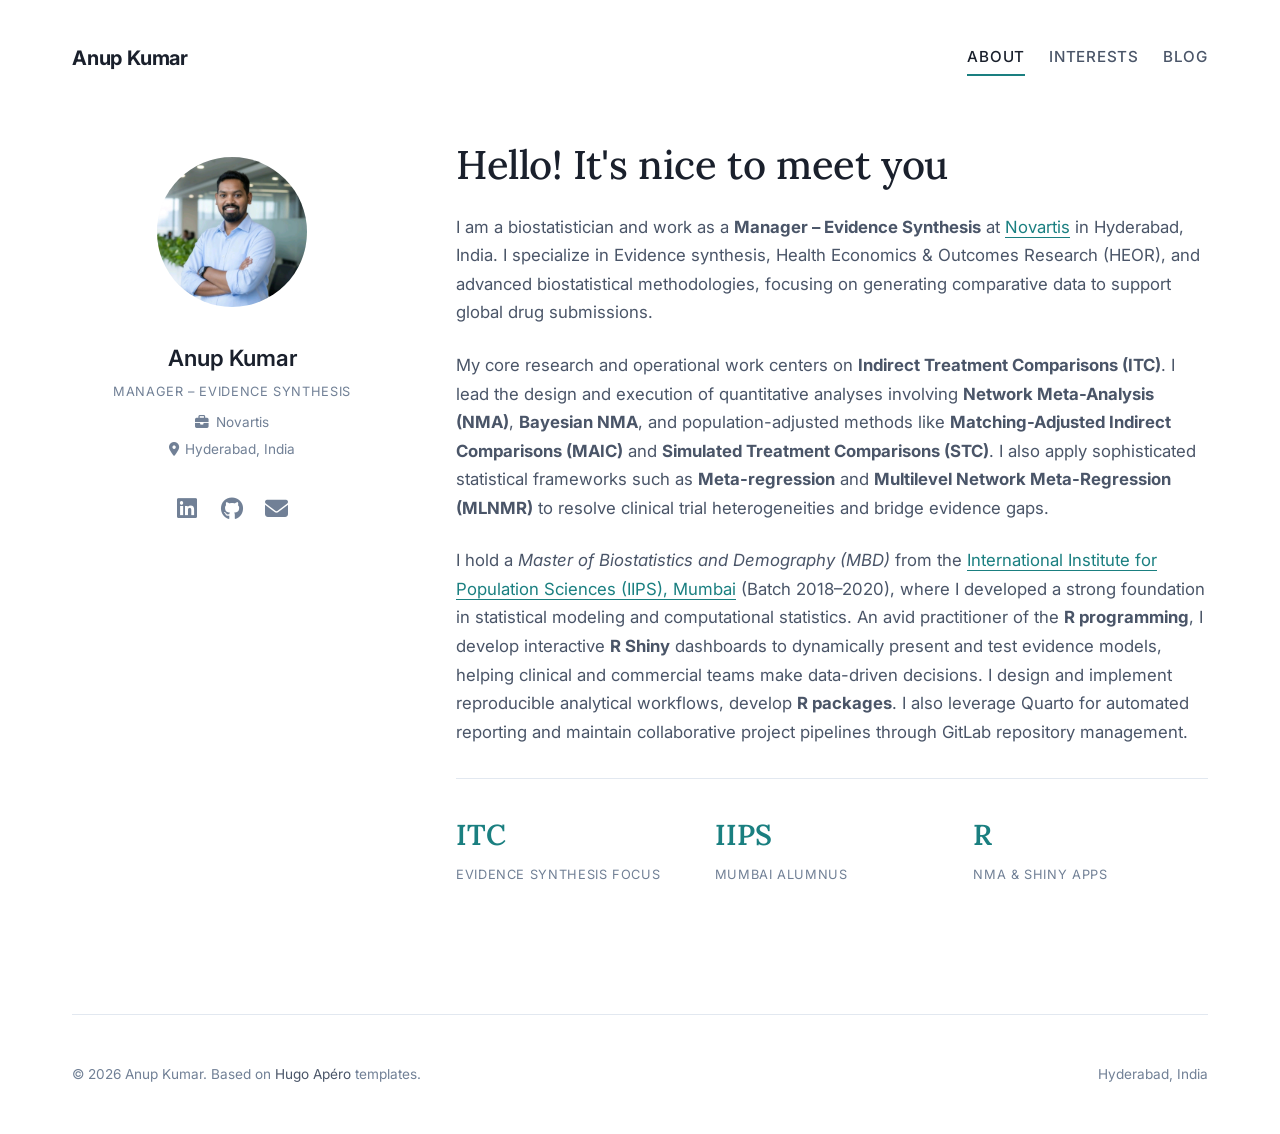
<file: index.html>
<!DOCTYPE html>
<html lang="en">
<head>
    <meta charset="UTF-8">
    <meta http-equiv="X-UA-Compatible" content="IE=edge">
    <meta name="viewport" content="width=device-width, initial-scale=1.0">
    
    <!-- SEO Optimization -->
    <title>About | Anup Kumar</title>
    <meta name="description" content="Personal webpage of Anup Kumar, Manager – Evidence Synthesis at Novartis. Specializing in Indirect Treatment Comparisons (ITC), NMA, Bayesian NMA, MAIC, STC, Meta-regression, and MLNMR. Alumnus of IIPS Mumbai.">
    <meta name="author" content="Anup Kumar">
    <meta name="keywords" content="Anup Kumar, Manager Evidence Synthesis, Novartis, Biostatistician, ITC, NMA, Bayesian NMA, MAIC, STC, Meta-regression, MLNMR, IIPS Mumbai, R programming, Shiny, Demography, Hyderabad">
    
    <!-- Open Graph Metadata -->
    <meta property="og:title" content="About | Anup Kumar">
    <meta property="og:description" content="Manager – Evidence Synthesis at Novartis. Specializing in Indirect Treatment Comparisons (ITC), NMA, Bayesian NMA, MAIC, STC, Meta-regression, and MLNMR.">
    <meta property="og:image" content="assets/avatar.jpg">
    <meta property="og:type" content="website">
    <meta property="og:url" content="https://github.com/Anup-droid">
    
    <!-- Fonts & Icons -->
    <link rel="stylesheet" href="https://cdnjs.cloudflare.com/ajax/libs/font-awesome/6.4.0/css/all.min.css">
    <link rel="shortcut icon" href="assets/avatar.jpg" type="image/x-icon">
    
    <!-- Styling -->
    <link rel="stylesheet" href="styles.css">
</head>
<body>

    <div class="grid-container">
        
        <!-- SITE HEADER / NAVIGATION -->
        <header class="site-header" role="banner">
            <nav class="site-nav" role="navigation">
                <a class="site-brand" href="index.html" title="Home">
                    <span>Anup Kumar</span>
                </a>
                <div class="site-links">
                    <a class="link active" href="index.html" title="About me">About</a>
                    <a class="link" href="interests.html" title="Interest Areas">Interests</a>
                    <a class="link" href="blog.html" title="Blog">Blog</a>
                </div>
            </nav>
        </header>

        <!-- MAIN BODY CONTENT -->
        <main class="page-main" role="main">
            <section class="page-content">
                <div class="page-body">
                    
                    <!-- SIDEBAR (Left on desktop) -->
                    <aside class="about-sidebar" id="profile">
                        <div class="avatar-container">
                            <img src="assets/avatar.jpg" class="avatar" alt="avatar" id="profile-img">
                        </div>
                        
                        <h2 class="profile-name">Anup Kumar</h2>
                        <h5 class="profile-title">Manager – Evidence Synthesis</h5>
                        
                        <div class="profile-org">
                            <i class="fa-solid fa-briefcase" aria-hidden="true"></i>
                            <span>Novartis</span>
                        </div>
                        
                        <div class="profile-location">
                            <i class="fa-solid fa-location-dot" aria-hidden="true"></i>
                            <span>Hyderabad, India</span>
                        </div>
                        
                        <!-- Simple Spaced Icons like Julia Silge's page -->
                        <div class="site-social-links">
                            <div class="social-icon-links" aria-hidden="true">
                                <a class="social-icon-link" href="https://www.linkedin.com/in/anup-kumar-198a3112a/" title="linkedin" target="_blank" rel="me noopener" id="linkedin-link">
                                    <i class="fab fa-linkedin fa-lg fa-fw"></i>
                                </a>
                                <a class="social-icon-link" href="https://github.com/Anup-droid" title="github" target="_blank" rel="me noopener" id="github-link">
                                    <i class="fab fa-github fa-lg fa-fw"></i>
                                </a>
                                <a class="social-icon-link" href="mailto:anupkum9122@gmail.com" title="email" rel="me noopener" id="email-link">
                                    <i class="fas fa-envelope fa-lg fa-fw"></i>
                                </a>
                            </div>
                        </div>
                    </aside>

                    <!-- BIO CONTENT (Right on desktop) -->
                    <div class="page-content-main">
                        
                        <!-- Bio Details -->
                        <section id="bio-narrative">
                            <h1 class="hero-greeting">Hello! It's nice to meet you</h1>
                            
                            <div class="hero-bio">
                                <p>
                                    I am a biostatistician and work as a <strong>Manager – Evidence Synthesis</strong> at 
                                    <a href="https://www.novartis.com/" target="_blank">Novartis</a> in Hyderabad, India. 
                                    I specialize in Evidence synthesis, Health Economics & Outcomes Research (HEOR), and advanced biostatistical methodologies, focusing on generating comparative data to support global drug submissions.
                                <p>
                                    My core research and operational work centers on <strong>Indirect Treatment Comparisons (ITC)</strong>. 
                                    I lead the design and execution of quantitative analyses involving <strong>Network Meta-Analysis (NMA)</strong>, 
                                    <strong>Bayesian NMA</strong>, and population-adjusted methods like <strong>Matching-Adjusted Indirect Comparisons (MAIC)</strong> 
                                    and <strong>Simulated Treatment Comparisons (STC)</strong>. I also apply sophisticated statistical frameworks 
                                    such as <strong>Meta-regression</strong> and <strong>Multilevel Network Meta-Regression (MLNMR)</strong> to resolve clinical trial heterogeneities and bridge evidence gaps.
                                </p>
                                <p>
                                    I hold a <em>Master of Biostatistics and Demography (MBD)</em> from the 
                                    <a href="https://www.iipsindia.ac.in/" target="_blank">International Institute for Population Sciences (IIPS), Mumbai</a> (Batch 2018–2020), 
                                    where I developed a strong foundation in statistical modeling and computational statistics. 
                                    An avid practitioner of the <strong>R programming</strong>, I develop interactive 
                                    <strong>R Shiny</strong> dashboards to dynamically present and test evidence models, helping clinical and commercial teams make data-driven decisions.
                                     I design and implement reproducible analytical workflows, develop <strong>R packages</strong>. I also leverage Quarto for automated reporting and maintain collaborative project pipelines through GitLab repository management.

                                </p>
                            </div>
                            
                            <!-- Stats overview -->
                            <div class="stats-grid">
                                <div class="stat-item" id="stat-experience">
                                    <div class="stat-value">ITC</div>
                                    <div class="stat-label">Evidence Synthesis Focus</div>
                                </div>
                                <div class="stat-item" id="stat-alumni">
                                    <div class="stat-value">IIPS</div>
                                    <div class="stat-label">Mumbai Alumnus</div>
                                </div>
                                <div class="stat-item" id="stat-language">
                                    <div class="stat-value">R</div>
                                    <div class="stat-label">NMA &amp; Shiny Apps</div>
                                </div>
                            </div>
                        </section>
                        
                    </div>
                    
                </div>
            </section>
        </main>

        <!-- FOOTER -->
        <footer class="site-footer" role="contentinfo">
            <div class="footer-nav">
                <p class="site-copyright">
                    &copy; 2026 Anup Kumar.
                    <span class="middot-divider"></span>
                    Based on <a href="https://github.com/hugo-apero/" target="_blank" rel="noopener">Hugo Apéro</a> templates.
                </p>
                <div class="footer-links">
                    <span>Hyderabad, India</span>
                </div>
            </div>
        </footer>
        
    </div>

</body>
</html>
</file>
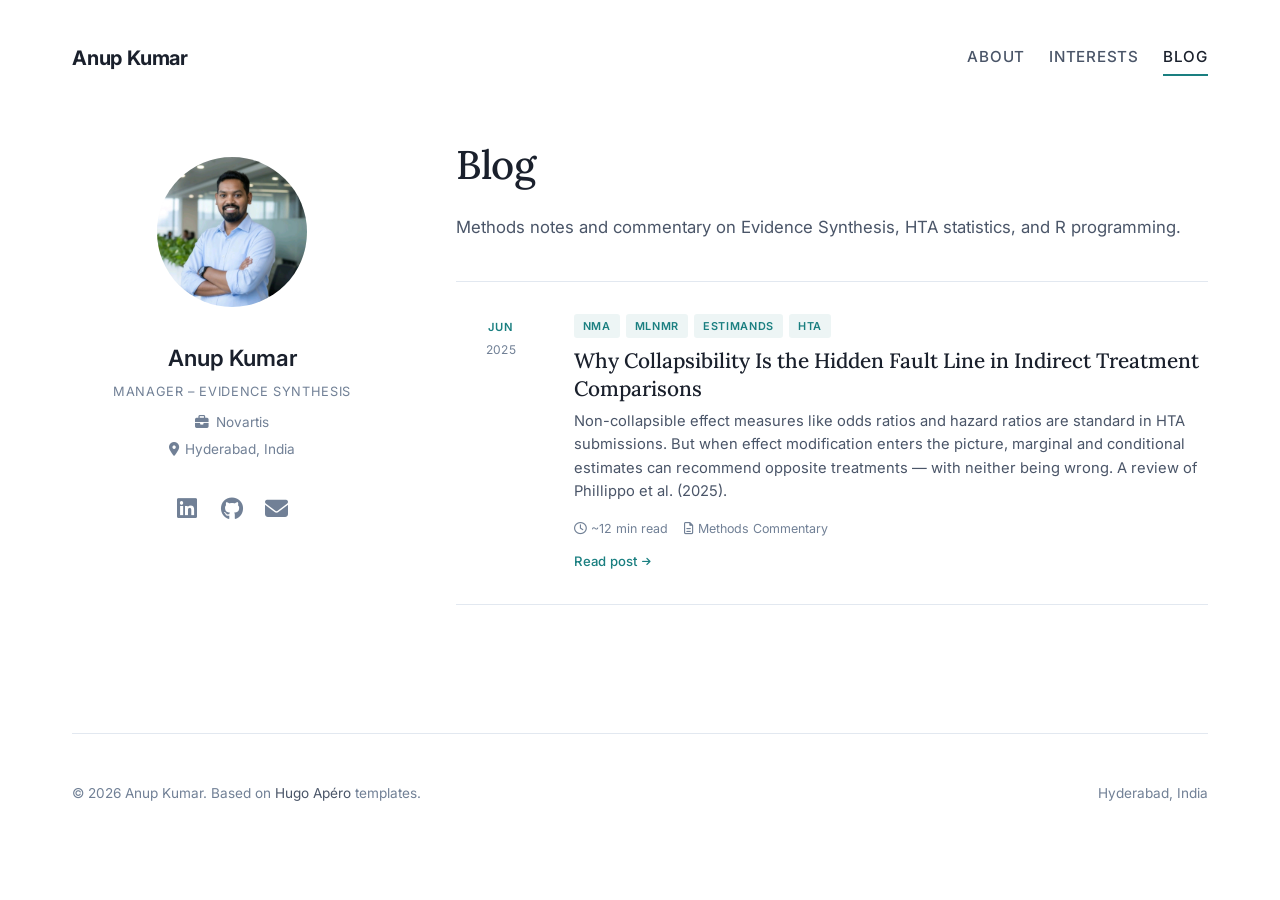
<file: blog.html>
<!DOCTYPE html>
<html lang="en">
<head>
    <meta charset="UTF-8">
    <meta http-equiv="X-UA-Compatible" content="IE=edge">
    <meta name="viewport" content="width=device-width, initial-scale=1.0">
    
    <title>Blog | Anup Kumar</title>
    <meta name="description" content="Methods blog by Anup Kumar on Evidence Synthesis, NMA, MAIC, STC, and MLNMR.">
    <meta name="author" content="Anup Kumar">
    
    <link rel="stylesheet" href="https://cdnjs.cloudflare.com/ajax/libs/font-awesome/6.4.0/css/all.min.css">
    <link rel="shortcut icon" href="assets/avatar.jpg" type="image/x-icon">
    <link rel="stylesheet" href="styles.css">

    <style>
        /* Blog-specific styles */
        .blog-list {
            display: flex;
            flex-direction: column;
            gap: 0;
        }

        .blog-post-card {
            display: grid;
            grid-template-columns: 90px 1fr;
            gap: 1.75rem;
            padding: 2rem 0;
            border-bottom: 1px solid var(--border-color);
            text-decoration: none;
            color: inherit;
            transition: background 0.2s ease;
        }

        .blog-post-card:first-child {
            border-top: 1px solid var(--border-color);
        }

        .blog-post-card:hover .blog-post-title {
            color: var(--accent-teal);
        }

        .blog-post-date {
            display: flex;
            flex-direction: column;
            align-items: center;
            justify-content: flex-start;
            padding-top: 0.25rem;
            text-align: center;
            flex-shrink: 0;
        }

        .date-month {
            font-size: 0.7rem;
            text-transform: uppercase;
            letter-spacing: 0.08em;
            font-weight: 600;
            color: var(--accent-teal);
        }

        .date-year {
            font-size: 0.75rem;
            color: var(--text-muted);
            margin-top: 0.15rem;
            letter-spacing: 0.04em;
        }

        .blog-post-body {
            display: flex;
            flex-direction: column;
            gap: 0.4rem;
        }

        .blog-post-tags {
            display: flex;
            flex-wrap: wrap;
            gap: 0.4rem;
            margin-bottom: 0.2rem;
        }

        .blog-tag {
            font-size: 0.68rem;
            text-transform: uppercase;
            letter-spacing: 0.06em;
            font-weight: 600;
            color: var(--accent-teal);
            background: var(--accent-teal-light);
            padding: 0.15rem 0.55rem;
            border-radius: 3px;
        }

        .blog-post-title {
            font-family: var(--font-heading);
            font-size: 1.3rem;
            font-weight: 500;
            color: var(--text-primary);
            line-height: 1.35;
            transition: color 0.2s ease;
        }

        .blog-post-excerpt {
            font-size: 0.92rem;
            color: var(--text-secondary);
            line-height: 1.6;
        }

        .blog-post-meta {
            display: flex;
            align-items: center;
            gap: 1rem;
            margin-top: 0.5rem;
            font-size: 0.78rem;
            color: var(--text-muted);
        }

        .blog-post-meta span {
            display: flex;
            align-items: center;
            gap: 0.3rem;
        }

        .blog-read-more {
            color: var(--accent-teal);
            font-size: 0.82rem;
            font-weight: 500;
            display: inline-flex;
            align-items: center;
            gap: 0.3rem;
            margin-top: 0.25rem;
            text-decoration: none;
            transition: gap 0.2s ease;
        }

        .blog-post-card:hover .blog-read-more {
            gap: 0.55rem;
        }

        .blog-section-intro {
            color: var(--text-secondary);
            margin-bottom: 2.5rem;
            font-size: 1.05rem;
        }

        @media (max-width: 600px) {
            .blog-post-card {
                grid-template-columns: 1fr;
                gap: 0.75rem;
            }

            .blog-post-date {
                flex-direction: row;
                gap: 0.5rem;
                justify-content: flex-start;
                align-items: center;
            }

            .date-year::before {
                content: '·';
                margin-right: 0.5rem;
            }
        }
    </style>
</head>
<body>

    <div class="grid-container">
        
        <!-- SITE HEADER / NAVIGATION -->
        <header class="site-header" role="banner">
            <nav class="site-nav" role="navigation">
                <a class="site-brand" href="index.html" title="Home">
                    <span>Anup Kumar</span>
                </a>
                <div class="site-links">
                    <a class="link" href="index.html" title="About me">About</a>
                    <a class="link" href="interests.html" title="Interest Areas">Interests</a>
                    <a class="link active" href="blog.html" title="Blog">Blog</a>
                </div>
            </nav>
        </header>

        <!-- MAIN BODY CONTENT -->
        <main class="page-main" role="main">
            <section class="page-content">
                <div class="page-body">
                    
                    <!-- SIDEBAR -->
                    <aside class="about-sidebar" id="profile">
                        <div class="avatar-container">
                            <img src="assets/avatar.jpg" class="avatar" alt="avatar" id="profile-img">
                        </div>
                        
                        <h2 class="profile-name">Anup Kumar</h2>
                        <h5 class="profile-title">Manager – Evidence Synthesis</h5>
                        
                        <div class="profile-org">
                            <i class="fa-solid fa-briefcase" aria-hidden="true"></i>
                            <span>Novartis</span>
                        </div>
                        
                        <div class="profile-location">
                            <i class="fa-solid fa-location-dot" aria-hidden="true"></i>
                            <span>Hyderabad, India</span>
                        </div>
                        
                        <div class="site-social-links">
                            <div class="social-icon-links" aria-hidden="true">
                                <a class="social-icon-link" href="https://www.linkedin.com/in/anup-kumar-198a3112a/" title="linkedin" target="_blank" rel="me noopener">
                                    <i class="fab fa-linkedin fa-lg fa-fw"></i>
                                </a>
                                <a class="social-icon-link" href="https://github.com/Anup-droid" title="github" target="_blank" rel="me noopener">
                                    <i class="fab fa-github fa-lg fa-fw"></i>
                                </a>
                                <a class="social-icon-link" href="mailto:anupkum9122@gmail.com" title="email" rel="me noopener">
                                    <i class="fas fa-envelope fa-lg fa-fw"></i>
                                </a>
                            </div>
                        </div>
                    </aside>

                    <!-- BLOG CONTENT -->
                    <div class="page-content-main">
                        
                        <section id="blog-section">
                            <h1 class="hero-greeting">Blog</h1>
                            <p class="blog-section-intro">
                                Methods notes and commentary on Evidence Synthesis, HTA statistics, and R programming.
                            </p>

                            <div class="blog-list">

                                <!-- Post 1: Collapsibility -->
                                <a class="blog-post-card" href="collapsibility-blog.html">
                                    <div class="blog-post-date">
                                        <span class="date-month">Jun</span>
                                        <span class="date-year">2025</span>
                                    </div>
                                    <div class="blog-post-body">
                                        <div class="blog-post-tags">
                                            <span class="blog-tag">NMA</span>
                                            <span class="blog-tag">MLNMR</span>
                                            <span class="blog-tag">Estimands</span>
                                            <span class="blog-tag">HTA</span>
                                        </div>
                                        <h2 class="blog-post-title">Why Collapsibility Is the Hidden Fault Line in Indirect Treatment Comparisons</h2>
                                        <p class="blog-post-excerpt">
                                            Non-collapsible effect measures like odds ratios and hazard ratios are standard in HTA submissions. But when effect modification enters the picture, marginal and conditional estimates can recommend opposite treatments — with neither being wrong. A review of Phillippo et al. (2025).
                                        </p>
                                        <div class="blog-post-meta">
                                            <span><i class="fa-regular fa-clock" aria-hidden="true"></i> ~12 min read</span>
                                            <span><i class="fa-regular fa-file-lines" aria-hidden="true"></i> Methods Commentary</span>
                                        </div>
                                        <span class="blog-read-more">Read post <i class="fa-solid fa-arrow-right fa-xs"></i></span>
                                    </div>
                                </a>

                            </div>
                        </section>
                        
                    </div>
                    
                </div>
            </section>
        </main>

        <!-- FOOTER -->
        <footer class="site-footer" role="contentinfo">
            <div class="footer-nav">
                <p class="site-copyright">
                    &copy; 2026 Anup Kumar.
                    <span class="middot-divider"></span>
                    Based on <a href="https://github.com/hugo-apero/" target="_blank" rel="noopener">Hugo Apéro</a> templates.
                </p>
                <div class="footer-links">
                    <span>Hyderabad, India</span>
                </div>
            </div>
        </footer>
        
    </div>

</body>
</html>
</file>
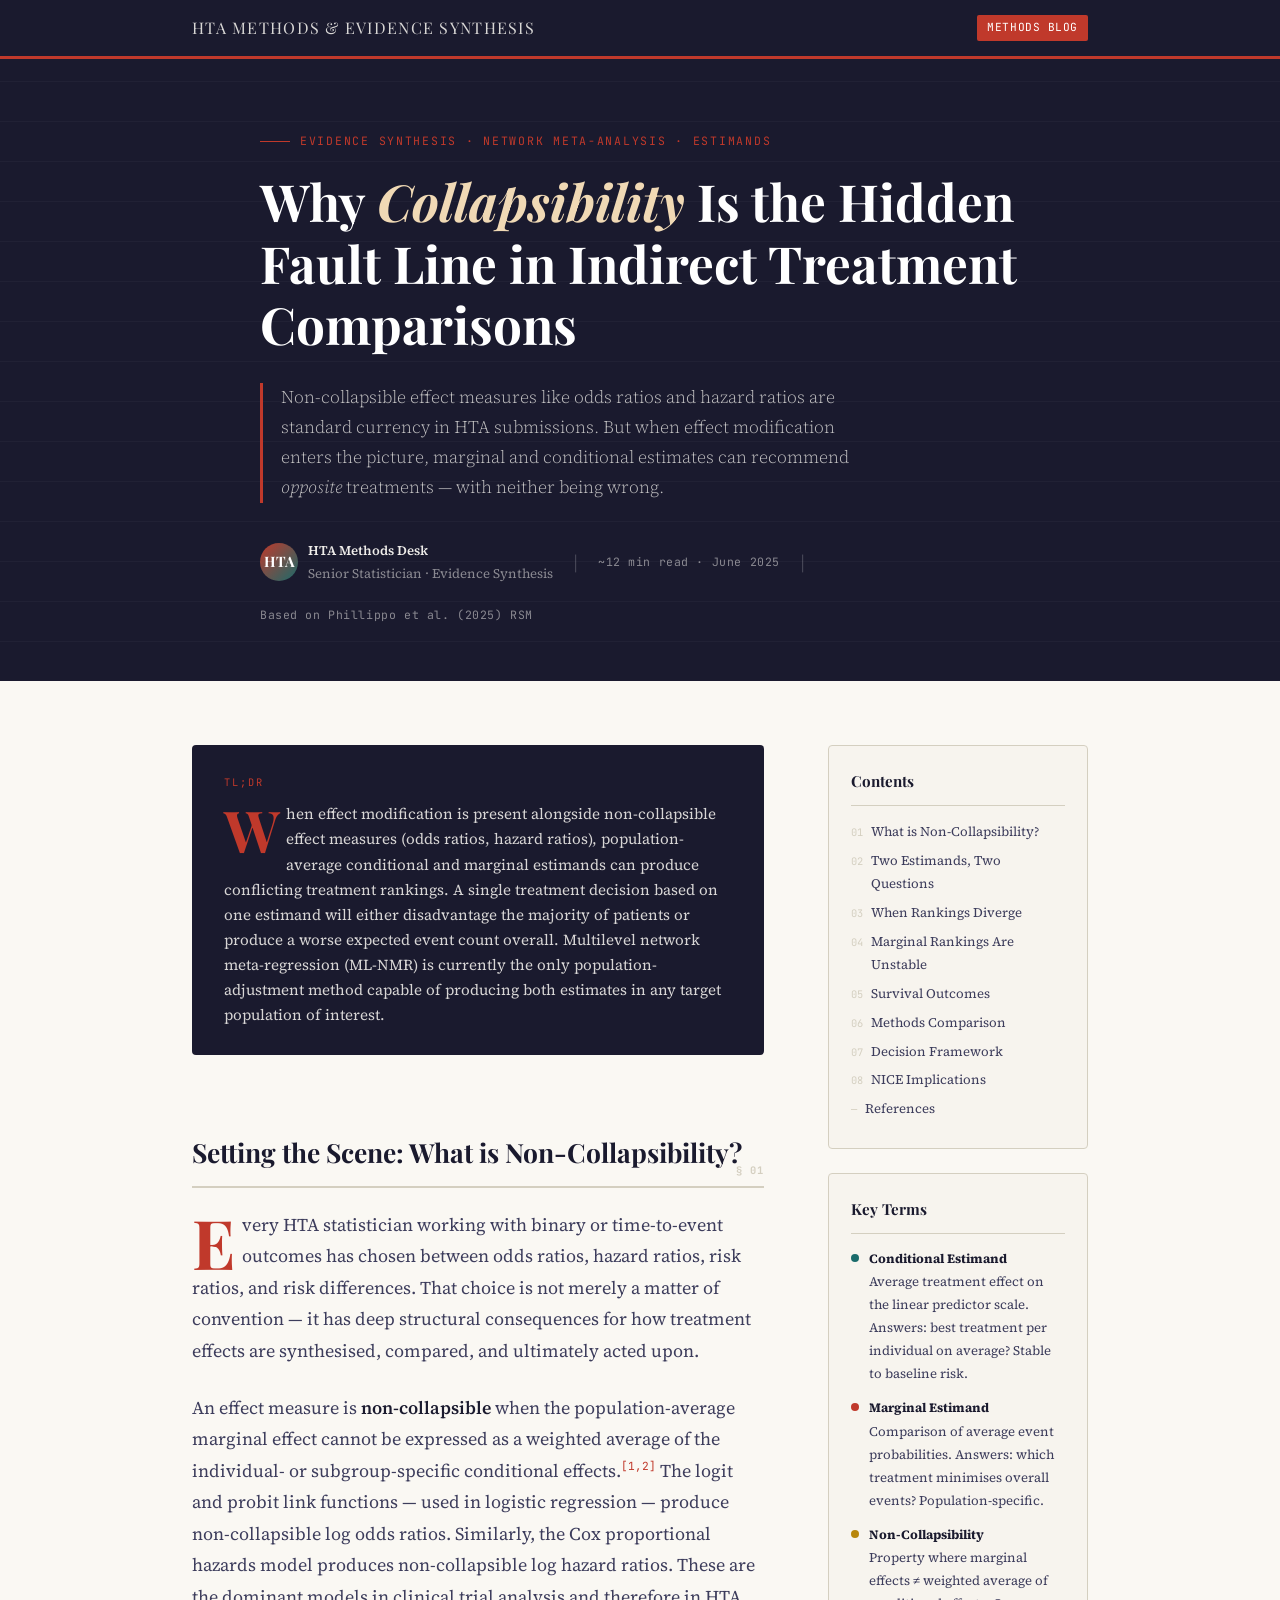
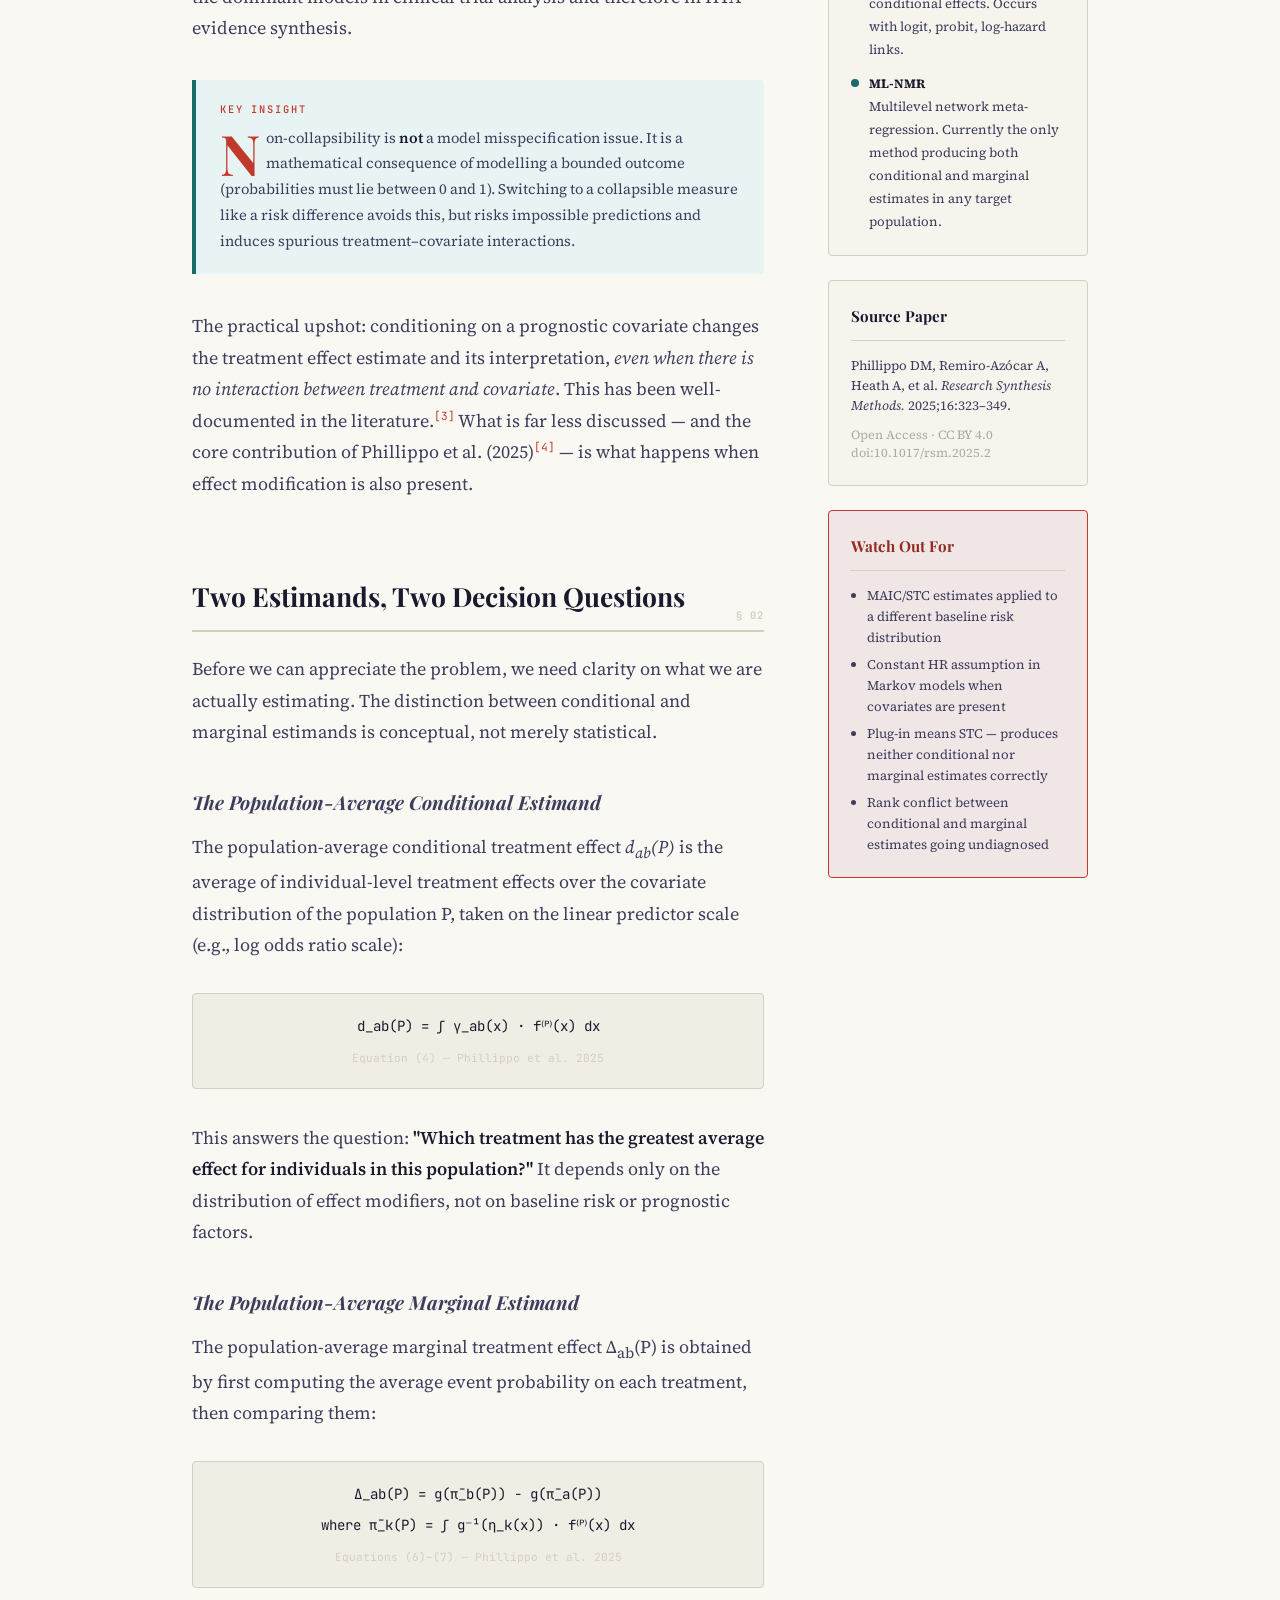
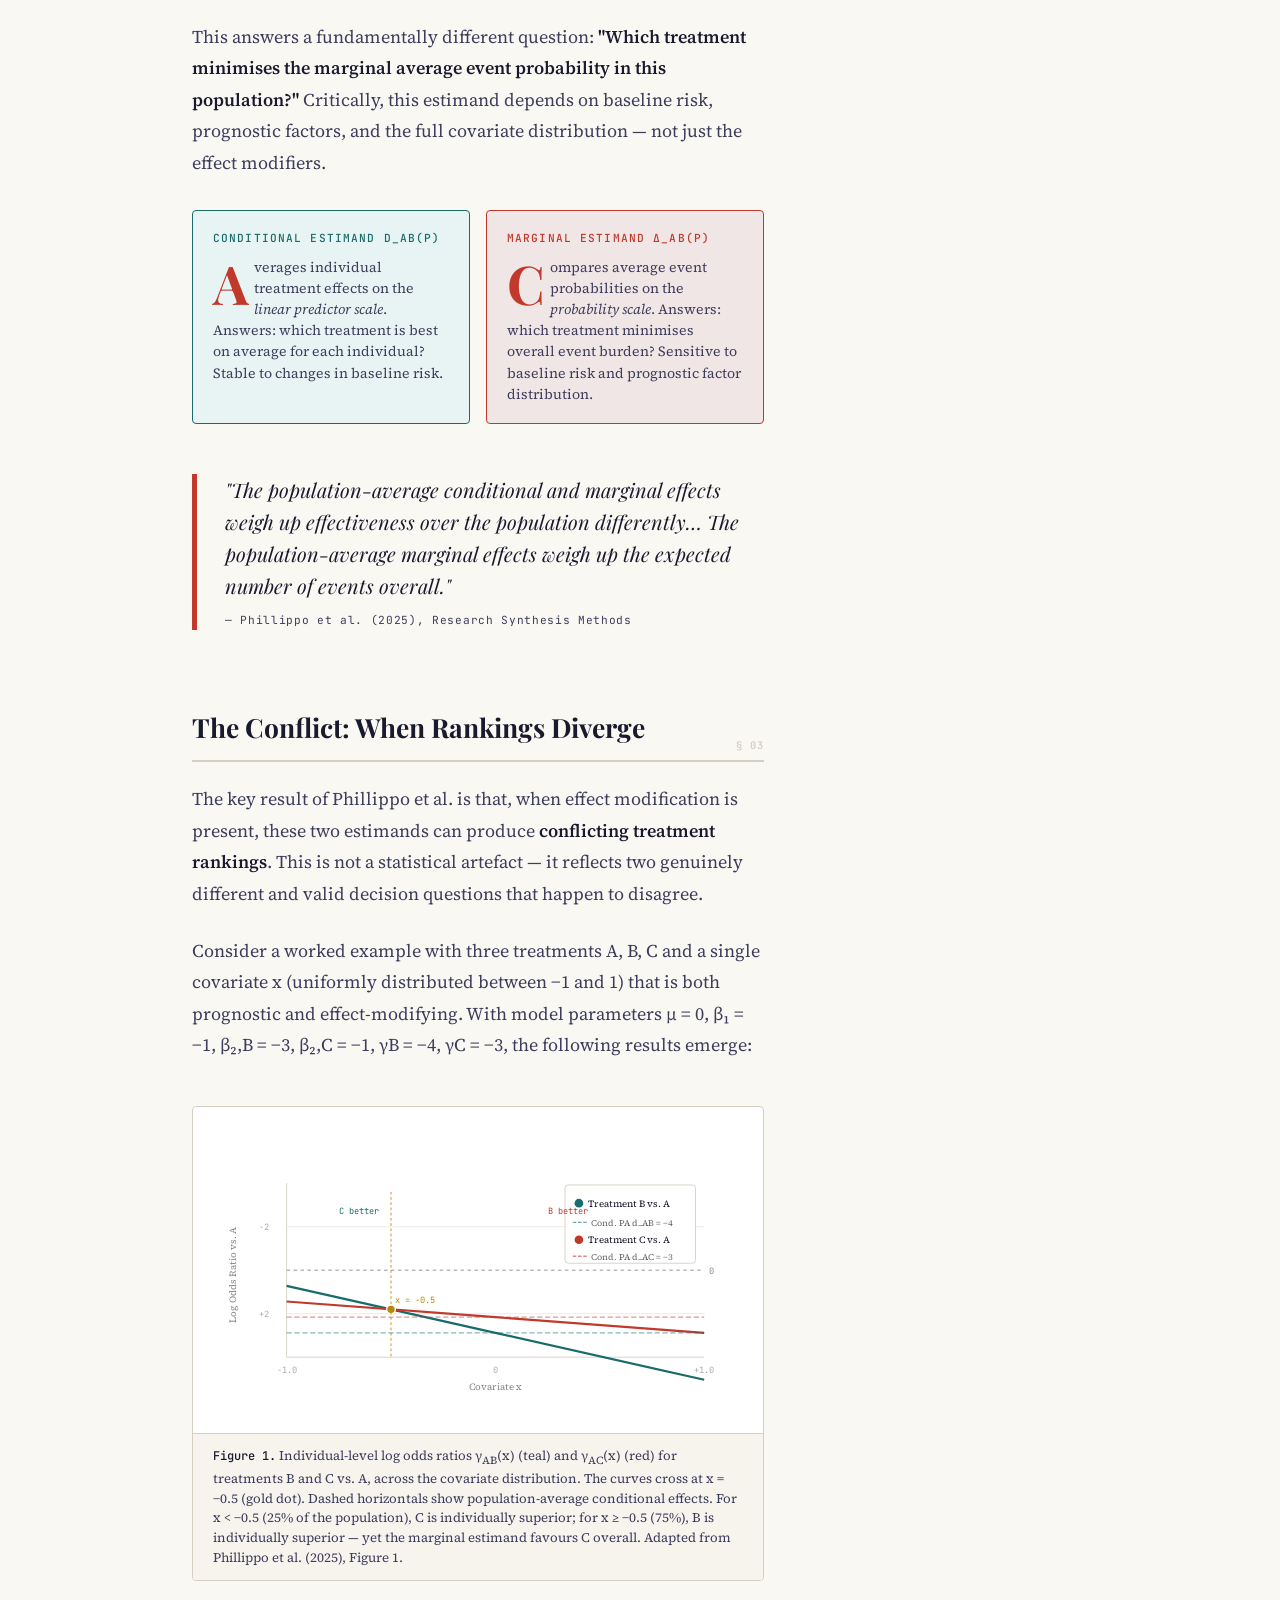
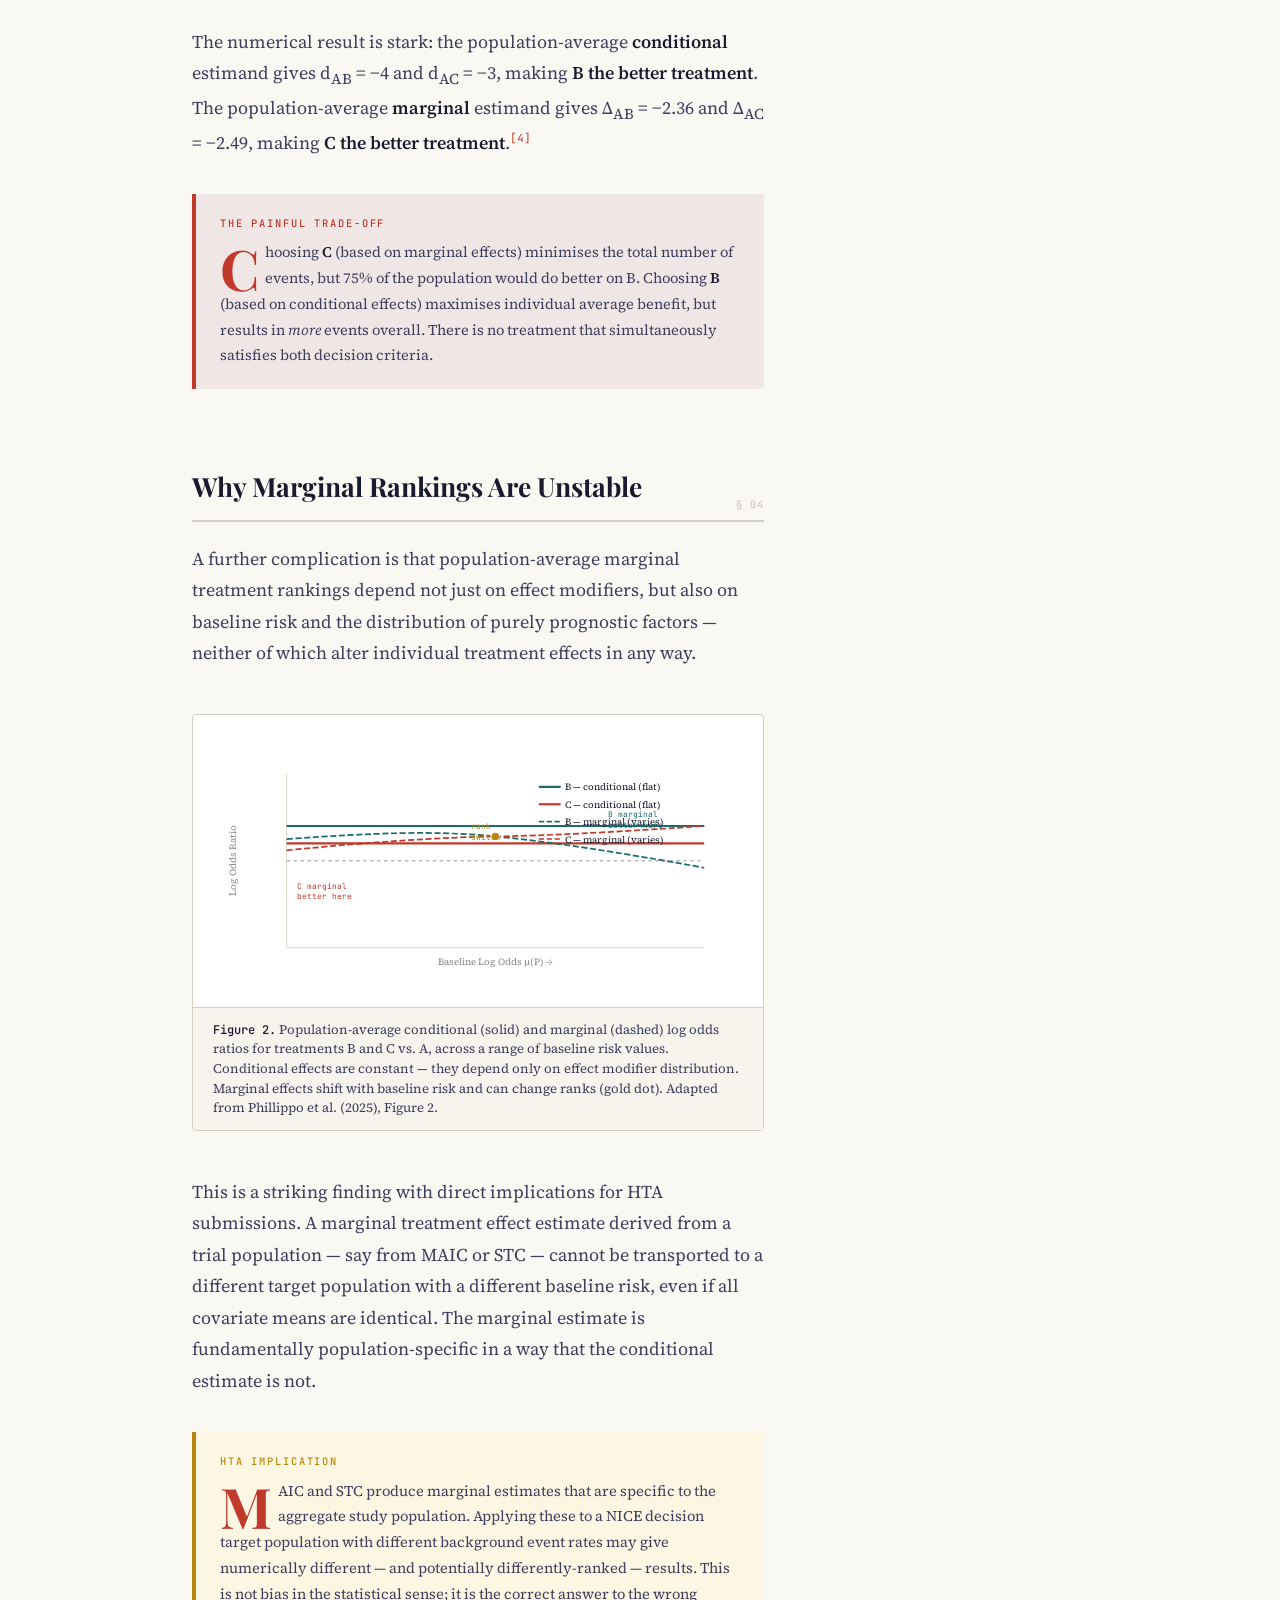
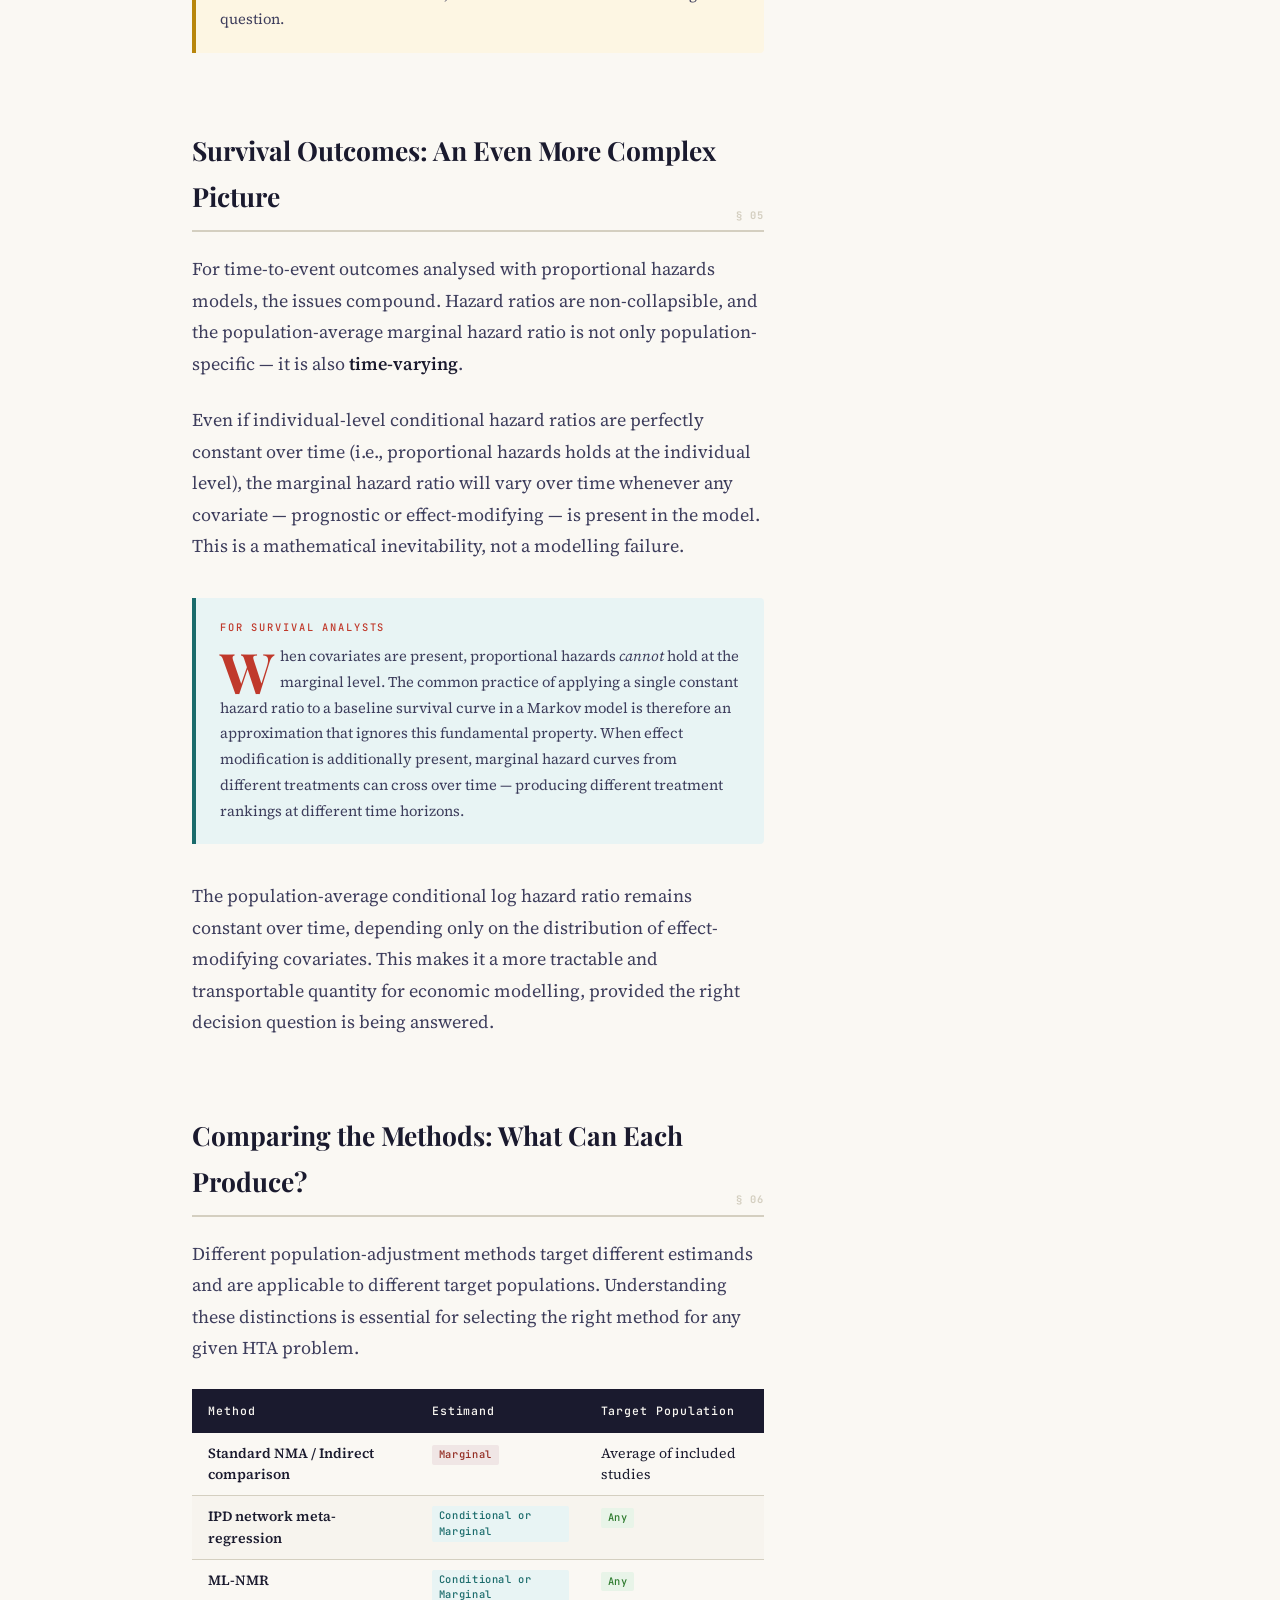
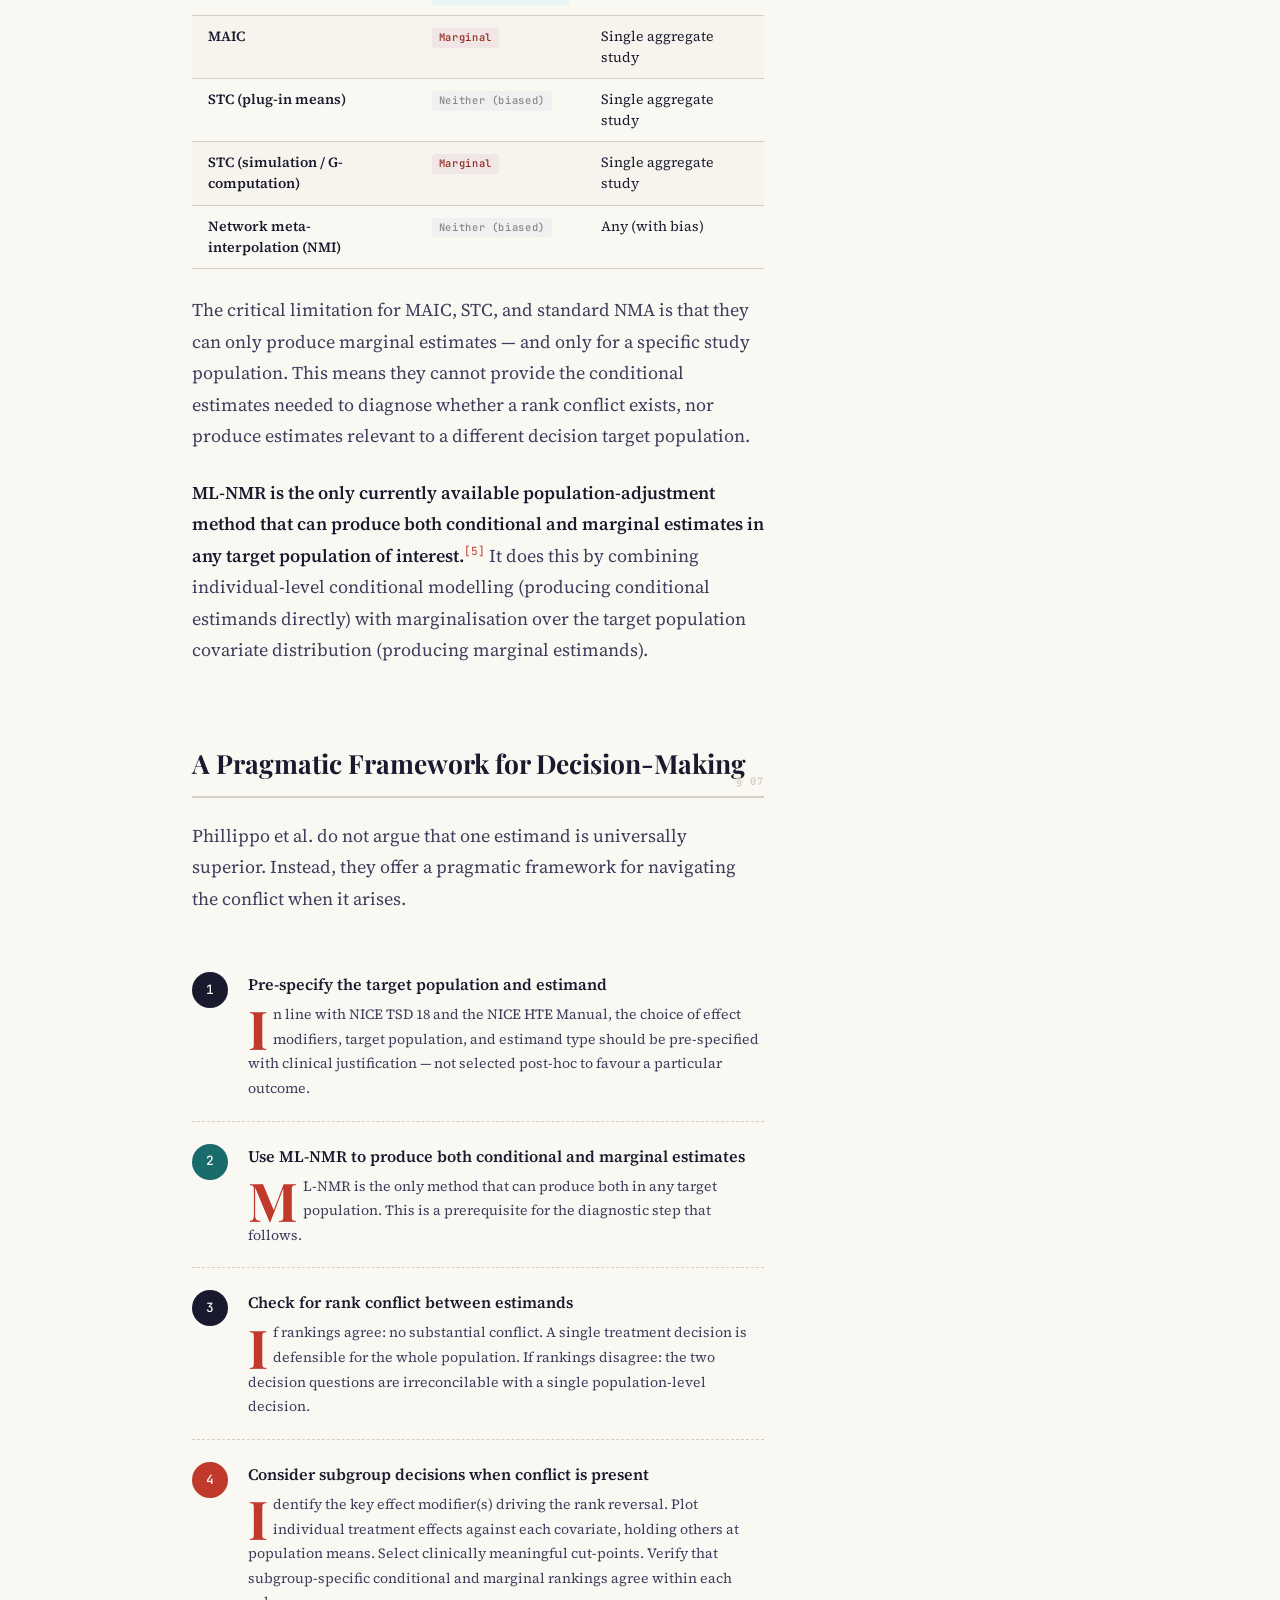
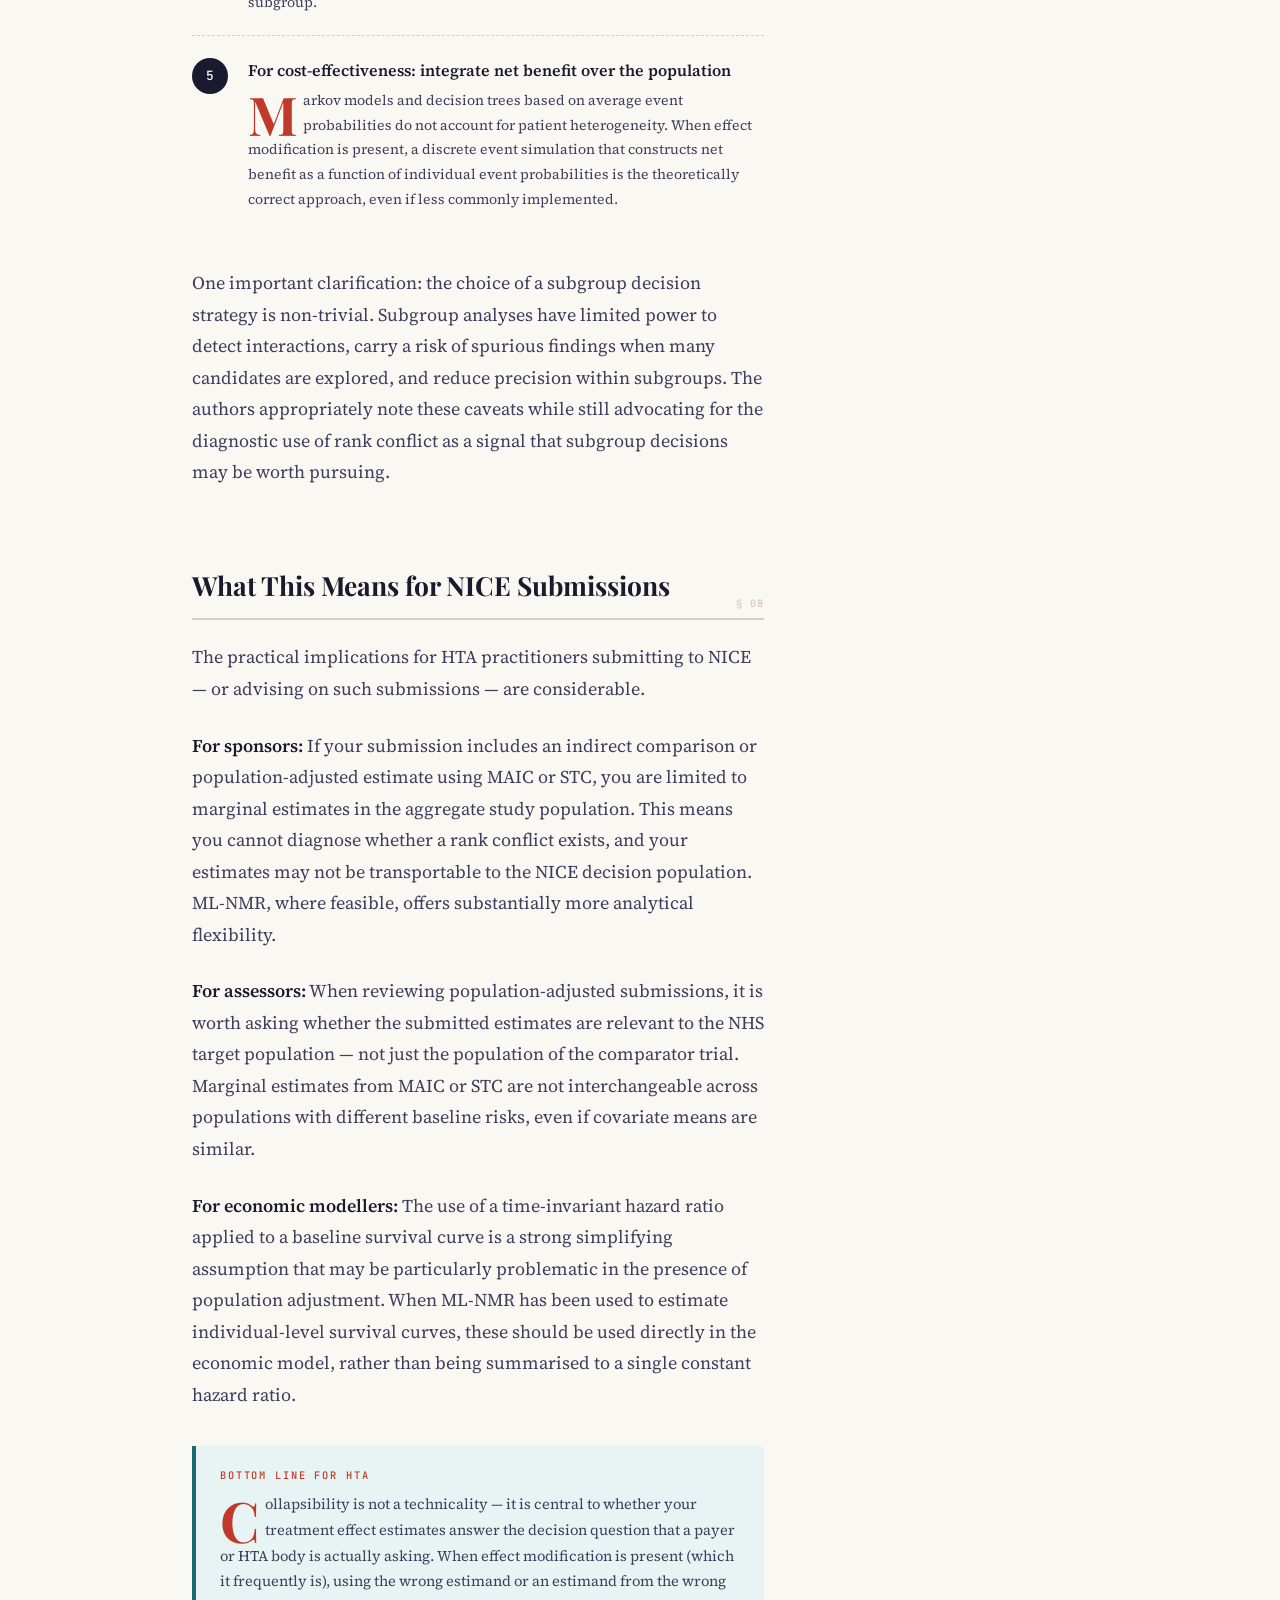
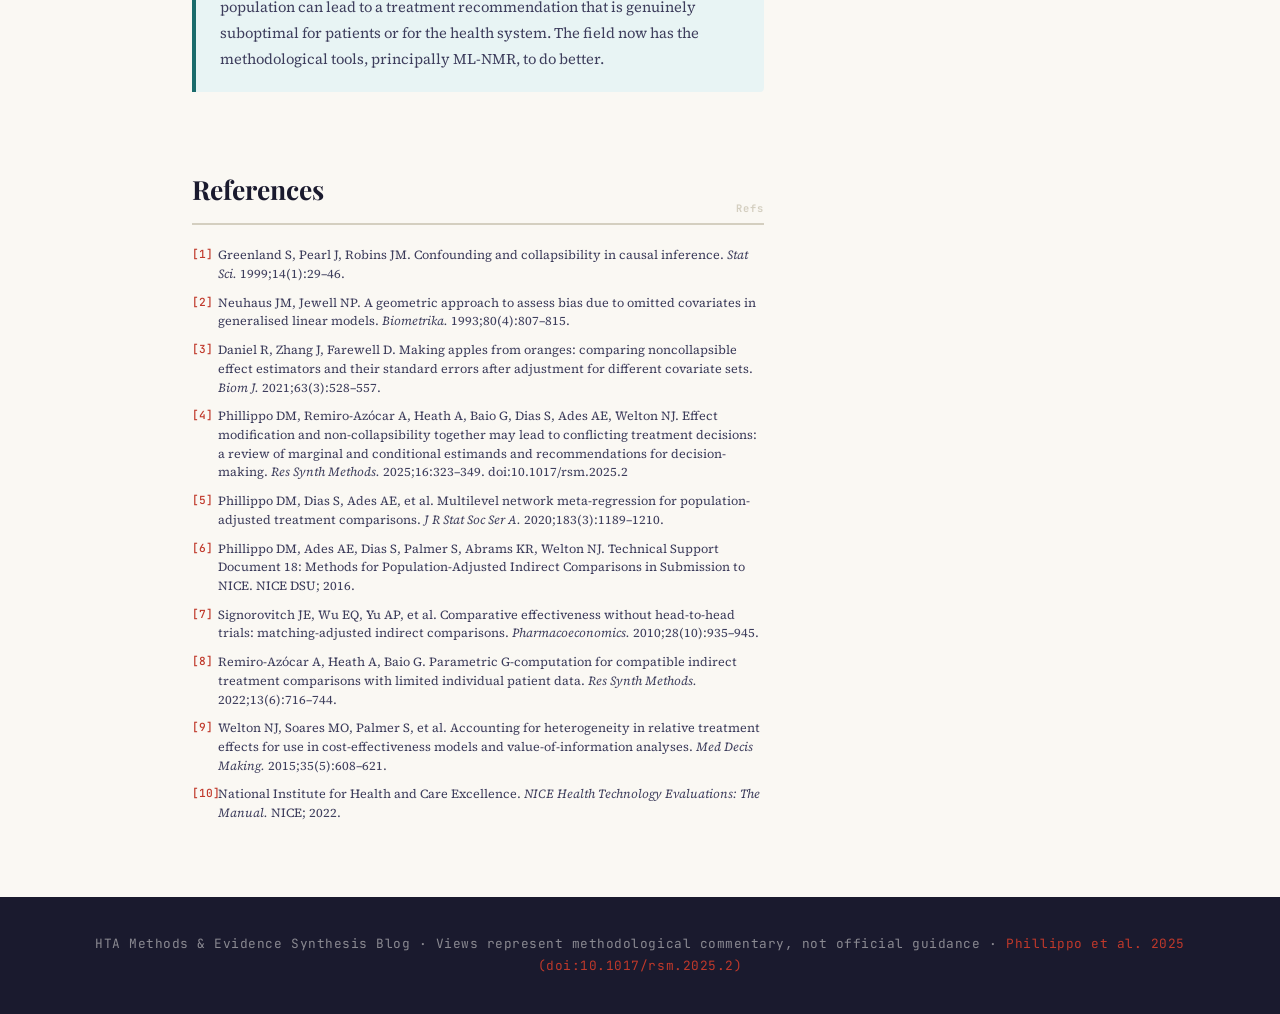
<file: collapsibility-blog.html>
<!DOCTYPE html>
<html lang="en">
<head>
<meta charset="UTF-8">
<meta name="viewport" content="width=device-width, initial-scale=1.0">
<title>Why Collapsibility Matters in Indirect Comparisons | HTA Methods</title>
<link rel="preconnect" href="https://fonts.googleapis.com">
<link href="https://fonts.googleapis.com/css2?family=Playfair+Display:ital,wght@0,400;0,700;1,400&family=Source+Serif+4:ital,opsz,wght@0,8..60,300;0,8..60,400;0,8..60,600;1,8..60,300;1,8..60,400&family=JetBrains+Mono:wght@400;500&display=swap" rel="stylesheet">
<style>
  :root {
    --ink: #1a1a2e;
    --ink-light: #3d3d5c;
    --parchment: #faf8f3;
    --cream: #f4f0e6;
    --rule: #d4cfc0;
    --accent: #c0392b;
    --accent-dark: #922b21;
    --accent-muted: #f0e6e5;
    --teal: #1a6b6b;
    --teal-light: #e8f4f4;
    --gold: #b8860b;
    --gold-light: #fdf6e3;
    --note-bg: #f7f4ee;
    --code-bg: #f0ede5;
  }

  * { box-sizing: border-box; margin: 0; padding: 0; }

  html { scroll-behavior: smooth; }

  body {
    font-family: 'Source Serif 4', Georgia, serif;
    background: var(--parchment);
    color: var(--ink);
    font-size: 18px;
    line-height: 1.75;
  }

  /* ── HEADER ── */
  .site-header {
    background: var(--ink);
    color: var(--parchment);
    padding: 14px 0;
    border-bottom: 3px solid var(--accent);
  }
  .site-header-inner {
    max-width: 960px;
    margin: 0 auto;
    padding: 0 32px;
    display: flex;
    align-items: center;
    justify-content: space-between;
  }
  .site-name {
    font-family: 'Playfair Display', serif;
    font-size: 1rem;
    letter-spacing: 0.08em;
    text-transform: uppercase;
    opacity: 0.85;
  }
  .site-badge {
    font-family: 'JetBrains Mono', monospace;
    font-size: 0.7rem;
    background: var(--accent);
    color: white;
    padding: 3px 10px;
    border-radius: 2px;
    letter-spacing: 0.05em;
  }

  /* ── HERO ── */
  .hero {
    background: var(--ink);
    color: var(--parchment);
    padding: 72px 32px 56px;
    position: relative;
    overflow: hidden;
  }
  .hero::before {
    content: '';
    position: absolute;
    top: 0; left: 0; right: 0; bottom: 0;
    background:
      repeating-linear-gradient(
        0deg,
        transparent,
        transparent 39px,
        rgba(255,255,255,0.03) 39px,
        rgba(255,255,255,0.03) 40px
      );
    pointer-events: none;
  }
  .hero-inner {
    max-width: 760px;
    margin: 0 auto;
    position: relative;
  }
  .hero-tag {
    font-family: 'JetBrains Mono', monospace;
    font-size: 0.72rem;
    color: var(--accent);
    letter-spacing: 0.15em;
    text-transform: uppercase;
    margin-bottom: 20px;
    display: flex;
    align-items: center;
    gap: 10px;
  }
  .hero-tag::before {
    content: '';
    display: inline-block;
    width: 30px;
    height: 1px;
    background: var(--accent);
  }
  .hero h1 {
    font-family: 'Playfair Display', serif;
    font-size: clamp(2rem, 5vw, 3.2rem);
    line-height: 1.2;
    font-weight: 700;
    margin-bottom: 28px;
    color: #fff;
  }
  .hero h1 em {
    font-style: italic;
    color: #f0d9b5;
  }
  .hero-subtitle {
    font-size: 1.1rem;
    font-weight: 300;
    color: rgba(250,248,243,0.75);
    max-width: 600px;
    line-height: 1.7;
    border-left: 3px solid var(--accent);
    padding-left: 18px;
  }
  .hero-meta {
    margin-top: 36px;
    display: flex;
    align-items: center;
    gap: 20px;
    flex-wrap: wrap;
  }
  .author-chip {
    display: flex;
    align-items: center;
    gap: 10px;
  }
  .author-avatar {
    width: 38px;
    height: 38px;
    border-radius: 50%;
    background: linear-gradient(135deg, var(--accent) 0%, var(--teal) 100%);
    display: flex;
    align-items: center;
    justify-content: center;
    font-family: 'Playfair Display', serif;
    font-weight: 700;
    font-size: 0.9rem;
    color: white;
  }
  .author-info { font-size: 0.82rem; }
  .author-info strong {
    display: block;
    color: rgba(250,248,243,0.95);
    font-family: 'Source Serif 4', serif;
    font-weight: 600;
  }
  .author-info span { color: rgba(250,248,243,0.5); }
  .meta-divider { color: rgba(255,255,255,0.2); }
  .read-time {
    font-family: 'JetBrains Mono', monospace;
    font-size: 0.72rem;
    color: rgba(250,248,243,0.5);
    letter-spacing: 0.05em;
  }

  /* ── LAYOUT ── */
  .layout {
    max-width: 960px;
    margin: 0 auto;
    padding: 64px 32px;
    display: grid;
    grid-template-columns: 1fr 260px;
    gap: 64px;
    align-items: start;
  }

  /* ── ARTICLE BODY ── */
  article h2 {
    font-family: 'Playfair Display', serif;
    font-size: 1.65rem;
    font-weight: 700;
    color: var(--ink);
    margin: 2.8em 0 0.8em;
    padding-bottom: 0.4em;
    border-bottom: 2px solid var(--rule);
    position: relative;
  }
  article h2::before {
    content: attr(data-num);
    position: absolute;
    right: 0;
    bottom: 0.6em;
    font-family: 'JetBrains Mono', monospace;
    font-size: 0.65rem;
    color: var(--rule);
    letter-spacing: 0.1em;
  }
  article h3 {
    font-family: 'Playfair Display', serif;
    font-size: 1.2rem;
    font-weight: 700;
    color: var(--ink-light);
    margin: 2em 0 0.6em;
    font-style: italic;
  }
  article p { margin-bottom: 1.4em; color: var(--ink-light); }
  article p:first-of-type::first-letter {
    font-family: 'Playfair Display', serif;
    font-size: 3.8em;
    font-weight: 700;
    float: left;
    line-height: 0.85;
    margin: 0.06em 0.1em 0 0;
    color: var(--accent);
  }
  article strong { color: var(--ink); font-weight: 600; }

  /* ── LEAD SUMMARY ── */
  .lead-box {
    background: var(--ink);
    color: var(--parchment);
    border-radius: 4px;
    padding: 28px 32px;
    margin-bottom: 2.5em;
    position: relative;
  }
  .lead-box::before {
    content: 'TL;DR';
    display: block;
    font-family: 'JetBrains Mono', monospace;
    font-size: 0.65rem;
    letter-spacing: 0.2em;
    color: var(--accent);
    margin-bottom: 10px;
  }
  .lead-box p {
    margin: 0;
    font-size: 0.95rem;
    line-height: 1.65;
    color: rgba(250,248,243,0.85);
  }
  .lead-box p::first-letter { all: unset; }

  /* ── CALLOUT BOXES ── */
  .callout {
    border-left: 4px solid var(--accent);
    background: var(--accent-muted);
    padding: 20px 24px;
    margin: 2em 0;
    border-radius: 0 4px 4px 0;
  }
  .callout-teal {
    border-left-color: var(--teal);
    background: var(--teal-light);
  }
  .callout-gold {
    border-left-color: var(--gold);
    background: var(--gold-light);
  }
  .callout-label {
    font-family: 'JetBrains Mono', monospace;
    font-size: 0.65rem;
    letter-spacing: 0.18em;
    text-transform: uppercase;
    margin-bottom: 8px;
    font-weight: 500;
  }
  .callout-teal .callout-label { color: var(--teal); }
  .callout .callout-label { color: var(--accent); }
  .callout-gold .callout-label { color: var(--gold); }
  .callout p { margin: 0; font-size: 0.92rem; }
  .callout p::first-letter { all: unset; }

  /* ── MATH DISPLAY ── */
  .math-block {
    background: var(--code-bg);
    border: 1px solid var(--rule);
    border-radius: 4px;
    padding: 20px 24px;
    margin: 1.8em 0;
    overflow-x: auto;
    text-align: center;
  }
  .math-block .eq {
    font-family: 'JetBrains Mono', monospace;
    font-size: 0.88rem;
    color: var(--ink);
    display: block;
    margin-bottom: 6px;
  }
  .math-block .eq-label {
    font-family: 'JetBrains Mono', monospace;
    font-size: 0.7rem;
    color: var(--rule);
    margin-top: 10px;
  }

  /* ── FIGURE ── */
  .figure {
    margin: 2.5em 0;
    border: 1px solid var(--rule);
    border-radius: 4px;
    overflow: hidden;
    background: white;
  }
  .figure-body {
    padding: 24px;
  }
  .figure-caption {
    background: var(--note-bg);
    border-top: 1px solid var(--rule);
    padding: 12px 20px;
    font-size: 0.82rem;
    color: var(--ink-light);
    line-height: 1.5;
  }
  .figure-caption strong {
    font-family: 'JetBrains Mono', monospace;
    font-size: 0.75rem;
    font-weight: 500;
  }

  /* ── SVG CHARTS ── */
  .chart-svg {
    width: 100%;
    height: auto;
    display: block;
  }

  /* ── COMPARISON TABLE ── */
  .compare-table {
    width: 100%;
    border-collapse: collapse;
    margin: 1.8em 0;
    font-size: 0.88rem;
  }
  .compare-table thead tr {
    background: var(--ink);
    color: var(--parchment);
  }
  .compare-table thead th {
    padding: 12px 16px;
    text-align: left;
    font-family: 'JetBrains Mono', monospace;
    font-size: 0.72rem;
    letter-spacing: 0.08em;
    font-weight: 500;
  }
  .compare-table tbody tr:nth-child(even) { background: var(--note-bg); }
  .compare-table tbody tr:hover { background: var(--cream); }
  .compare-table tbody td {
    padding: 10px 16px;
    border-bottom: 1px solid var(--rule);
    vertical-align: top;
    line-height: 1.5;
  }
  .tag {
    display: inline-block;
    font-family: 'JetBrains Mono', monospace;
    font-size: 0.65rem;
    padding: 2px 7px;
    border-radius: 2px;
    letter-spacing: 0.06em;
    font-weight: 500;
  }
  .tag-both { background: var(--teal-light); color: var(--teal); }
  .tag-marg { background: var(--accent-muted); color: var(--accent-dark); }
  .tag-neither { background: #f0f0f0; color: #888; }
  .tag-any { background: #e8f4e8; color: #2d7a2d; }

  /* ── DECISION FRAMEWORK ── */
  .decision-flow {
    margin: 2em 0;
    display: flex;
    flex-direction: column;
    gap: 0;
  }
  .flow-step {
    display: flex;
    gap: 20px;
    align-items: flex-start;
    padding: 20px 0;
    border-bottom: 1px dashed var(--rule);
  }
  .flow-step:last-child { border-bottom: none; }
  .flow-num {
    flex-shrink: 0;
    width: 36px;
    height: 36px;
    background: var(--ink);
    color: var(--parchment);
    border-radius: 50%;
    display: flex;
    align-items: center;
    justify-content: center;
    font-family: 'JetBrains Mono', monospace;
    font-size: 0.8rem;
    font-weight: 500;
    margin-top: 2px;
  }
  .flow-step.accent .flow-num { background: var(--accent); }
  .flow-step.teal .flow-num { background: var(--teal); }
  .flow-content h4 {
    font-family: 'Source Serif 4', serif;
    font-weight: 600;
    font-size: 1rem;
    margin-bottom: 4px;
    color: var(--ink);
  }
  .flow-content p {
    font-size: 0.88rem;
    margin: 0;
    color: var(--ink-light);
  }
  .flow-content p::first-letter { all: unset; }

  /* ── SIDEBAR ── */
  .sidebar { position: sticky; top: 32px; }
  .sidebar-card {
    background: var(--note-bg);
    border: 1px solid var(--rule);
    border-radius: 4px;
    padding: 22px;
    margin-bottom: 24px;
  }
  .sidebar-card h4 {
    font-family: 'Playfair Display', serif;
    font-size: 0.95rem;
    margin-bottom: 14px;
    color: var(--ink);
    padding-bottom: 10px;
    border-bottom: 1px solid var(--rule);
  }
  .toc-list { list-style: none; }
  .toc-list li { margin-bottom: 6px; }
  .toc-list a {
    font-size: 0.82rem;
    color: var(--ink-light);
    text-decoration: none;
    display: flex;
    align-items: baseline;
    gap: 8px;
    transition: color 0.2s;
  }
  .toc-list a:hover { color: var(--accent); }
  .toc-num {
    font-family: 'JetBrains Mono', monospace;
    font-size: 0.65rem;
    color: var(--rule);
    flex-shrink: 0;
  }
  .key-term {
    display: flex;
    gap: 10px;
    margin-bottom: 12px;
    font-size: 0.82rem;
  }
  .key-term:last-child { margin-bottom: 0; }
  .key-dot {
    width: 8px;
    height: 8px;
    border-radius: 50%;
    flex-shrink: 0;
    margin-top: 6px;
  }
  .key-dot-red { background: var(--accent); }
  .key-dot-teal { background: var(--teal); }
  .key-dot-gold { background: var(--gold); }
  .key-term strong { display: block; color: var(--ink); font-size: 0.8rem; }
  .key-term span { color: var(--ink-light); line-height: 1.4; }

  .ref-list { list-style: none; counter-reset: refs; }
  .ref-list li {
    counter-increment: refs;
    font-size: 0.78rem;
    color: var(--ink-light);
    margin-bottom: 10px;
    line-height: 1.5;
    padding-left: 26px;
    position: relative;
  }
  .ref-list li::before {
    content: '[' counter(refs) ']';
    position: absolute;
    left: 0;
    font-family: 'JetBrains Mono', monospace;
    font-size: 0.7rem;
    color: var(--accent);
    font-weight: 500;
  }

  /* ── FOOTER ── */
  footer {
    background: var(--ink);
    color: rgba(250,248,243,0.5);
    padding: 36px 32px;
    font-size: 0.8rem;
    text-align: center;
    font-family: 'JetBrains Mono', monospace;
    letter-spacing: 0.04em;
  }
  footer a { color: var(--accent); text-decoration: none; }

  /* ── CONFLICT DIAGRAM ── */
  .conflict-grid {
    display: grid;
    grid-template-columns: 1fr 1fr;
    gap: 16px;
    margin: 1.8em 0;
  }
  .conflict-cell {
    padding: 18px 20px;
    border-radius: 4px;
    border: 1px solid;
  }
  .conflict-cell h5 {
    font-family: 'JetBrains Mono', monospace;
    font-size: 0.7rem;
    letter-spacing: 0.1em;
    text-transform: uppercase;
    margin-bottom: 8px;
    font-weight: 500;
  }
  .conflict-cell p { font-size: 0.88rem; margin: 0; line-height: 1.5; }
  .conflict-cell p::first-letter { all: unset; }
  .cell-cond { border-color: var(--teal); background: var(--teal-light); }
  .cell-cond h5 { color: var(--teal); }
  .cell-marg { border-color: var(--accent); background: var(--accent-muted); }
  .cell-marg h5 { color: var(--accent); }

  /* ── INLINE CITE ── */
  .cite {
    font-family: 'JetBrains Mono', monospace;
    font-size: 0.7rem;
    color: var(--accent);
    vertical-align: super;
    line-height: 0;
  }

  /* ── PULL QUOTE ── */
  blockquote.pull {
    margin: 2.5em 0;
    padding: 0 0 0 28px;
    border-left: 5px solid var(--accent);
    font-family: 'Playfair Display', serif;
    font-style: italic;
    font-size: 1.25rem;
    line-height: 1.6;
    color: var(--ink);
  }
  blockquote.pull cite {
    display: block;
    font-family: 'JetBrains Mono', monospace;
    font-style: normal;
    font-size: 0.7rem;
    color: var(--ink-light);
    margin-top: 10px;
    letter-spacing: 0.06em;
  }

  /* ── ANIMATION ── */
  @keyframes fadeUp {
    from { opacity: 0; transform: translateY(16px); }
    to { opacity: 1; transform: translateY(0); }
  }
  .hero-inner > * {
    animation: fadeUp 0.6s ease both;
  }
  .hero-inner > *:nth-child(1) { animation-delay: 0.05s; }
  .hero-inner > *:nth-child(2) { animation-delay: 0.15s; }
  .hero-inner > *:nth-child(3) { animation-delay: 0.25s; }
  .hero-inner > *:nth-child(4) { animation-delay: 0.35s; }

  @media (max-width: 768px) {
    .layout { grid-template-columns: 1fr; gap: 40px; }
    .sidebar { position: static; }
    .conflict-grid { grid-template-columns: 1fr; }
  }
</style>
</head>
<body>

<!-- SITE HEADER -->
<header class="site-header">
  <div class="site-header-inner">
    <span class="site-name">HTA Methods & Evidence Synthesis</span>
    <span class="site-badge">METHODS BLOG</span>
  </div>
</header>

<!-- HERO -->
<div class="hero">
  <div class="hero-inner">
    <div class="hero-tag">Evidence Synthesis · Network Meta-Analysis · Estimands</div>
    <h1>Why <em>Collapsibility</em> Is the Hidden Fault Line in Indirect Treatment Comparisons</h1>
    <p class="hero-subtitle">Non-collapsible effect measures like odds ratios and hazard ratios are standard currency in HTA submissions. But when effect modification enters the picture, marginal and conditional estimates can recommend <em>opposite</em> treatments — with neither being wrong.</p>
    <div class="hero-meta">
      <div class="author-chip">
        <div class="author-avatar">HTA</div>
        <div class="author-info">
          <strong>HTA Methods Desk</strong>
          <span>Senior Statistician · Evidence Synthesis</span>
        </div>
      </div>
      <span class="meta-divider">|</span>
      <span class="read-time">~12 min read · June 2025</span>
      <span class="meta-divider">|</span>
      <span class="read-time">Based on Phillippo et al. (2025) RSM</span>
    </div>
  </div>
</div>

<!-- MAIN LAYOUT -->
<div class="layout">

  <!-- ARTICLE -->
  <article>

    <div class="lead-box">
      <p>When effect modification is present alongside non-collapsible effect measures (odds ratios, hazard ratios), population-average conditional and marginal estimands can produce conflicting treatment rankings. A single treatment decision based on one estimand will either disadvantage the majority of patients or produce a worse expected event count overall. Multilevel network meta-regression (ML-NMR) is currently the only population-adjustment method capable of producing both estimates in any target population of interest.</p>
    </div>

    <!-- SECTION 1 -->
    <h2 id="s1" data-num="§ 01">Setting the Scene: What is Non-Collapsibility?</h2>

    <p>Every HTA statistician working with binary or time-to-event outcomes has chosen between odds ratios, hazard ratios, risk ratios, and risk differences. That choice is not merely a matter of convention — it has deep structural consequences for how treatment effects are synthesised, compared, and ultimately acted upon.</p>

    <p>An effect measure is <strong>non-collapsible</strong> when the population-average marginal effect cannot be expressed as a weighted average of the individual- or subgroup-specific conditional effects.<span class="cite">[1,2]</span> The logit and probit link functions — used in logistic regression — produce non-collapsible log odds ratios. Similarly, the Cox proportional hazards model produces non-collapsible log hazard ratios. These are the dominant models in clinical trial analysis and therefore in HTA evidence synthesis.</p>

    <div class="callout callout-teal">
      <div class="callout-label">Key Insight</div>
      <p>Non-collapsibility is <strong>not</strong> a model misspecification issue. It is a mathematical consequence of modelling a bounded outcome (probabilities must lie between 0 and 1). Switching to a collapsible measure like a risk difference avoids this, but risks impossible predictions and induces spurious treatment–covariate interactions.</p>
    </div>

    <p>The practical upshot: conditioning on a prognostic covariate changes the treatment effect estimate and its interpretation, <em>even when there is no interaction between treatment and covariate</em>. This has been well-documented in the literature.<span class="cite">[3]</span> What is far less discussed — and the core contribution of Phillippo et al. (2025)<span class="cite">[4]</span> — is what happens when effect modification is also present.</p>

    <!-- SECTION 2 -->
    <h2 id="s2" data-num="§ 02">Two Estimands, Two Decision Questions</h2>

    <p>Before we can appreciate the problem, we need clarity on what we are actually estimating. The distinction between conditional and marginal estimands is conceptual, not merely statistical.</p>

    <h3>The Population-Average Conditional Estimand</h3>

    <p>The population-average conditional treatment effect <em>d<sub>ab</sub>(P)</em> is the average of individual-level treatment effects over the covariate distribution of the population P, taken on the linear predictor scale (e.g., log odds ratio scale):</p>

    <div class="math-block">
      <span class="eq">d_ab(P) = ∫ γ_ab(x) · f⁽ᴾ⁾(x) dx</span>
      <div class="eq-label">Equation (4) — Phillippo et al. 2025</div>
    </div>

    <p>This answers the question: <strong>"Which treatment has the greatest average effect for individuals in this population?"</strong> It depends only on the distribution of effect modifiers, not on baseline risk or prognostic factors.</p>

    <h3>The Population-Average Marginal Estimand</h3>

    <p>The population-average marginal treatment effect Δ<sub>ab</sub>(P) is obtained by first computing the average event probability on each treatment, then comparing them:</p>

    <div class="math-block">
      <span class="eq">Δ_ab(P) = g(π̄_b(P)) − g(π̄_a(P))</span>
      <span class="eq">where π̄_k(P) = ∫ g⁻¹(η_k(x)) · f⁽ᴾ⁾(x) dx</span>
      <div class="eq-label">Equations (6)–(7) — Phillippo et al. 2025</div>
    </div>

    <p>This answers a fundamentally different question: <strong>"Which treatment minimises the marginal average event probability in this population?"</strong> Critically, this estimand depends on baseline risk, prognostic factors, and the full covariate distribution — not just the effect modifiers.</p>

    <div class="conflict-grid">
      <div class="conflict-cell cell-cond">
        <h5>Conditional Estimand d_ab(P)</h5>
        <p>Averages individual treatment effects on the <em>linear predictor scale</em>. Answers: which treatment is best on average for each individual? Stable to changes in baseline risk.</p>
      </div>
      <div class="conflict-cell cell-marg">
        <h5>Marginal Estimand Δ_ab(P)</h5>
        <p>Compares average event probabilities on the <em>probability scale</em>. Answers: which treatment minimises overall event burden? Sensitive to baseline risk and prognostic factor distribution.</p>
      </div>
    </div>

    <blockquote class="pull">
      "The population-average conditional and marginal effects weigh up effectiveness over the population differently… The population-average marginal effects weigh up the expected number of events overall."
      <cite>— Phillippo et al. (2025), Research Synthesis Methods</cite>
    </blockquote>

    <!-- SECTION 3 -->
    <h2 id="s3" data-num="§ 03">The Conflict: When Rankings Diverge</h2>

    <p>The key result of Phillippo et al. is that, when effect modification is present, these two estimands can produce <strong>conflicting treatment rankings</strong>. This is not a statistical artefact — it reflects two genuinely different and valid decision questions that happen to disagree.</p>

    <p>Consider a worked example with three treatments A, B, C and a single covariate x (uniformly distributed between −1 and 1) that is both prognostic and effect-modifying. With model parameters μ = 0, β₁ = −1, β₂,B = −3, β₂,C = −1, γB = −4, γC = −3, the following results emerge:</p>

    <!-- Visualisation of the rank conflict -->
    <div class="figure">
      <div class="figure-body">
        <svg class="chart-svg" viewBox="0 0 600 320" xmlns="http://www.w3.org/2000/svg">
          <defs>
            <linearGradient id="gradB" x1="0%" y1="0%" x2="100%" y2="0%">
              <stop offset="0%" style="stop-color:#1a6b6b;stop-opacity:1" />
              <stop offset="100%" style="stop-color:#1a6b6b;stop-opacity:0.6" />
            </linearGradient>
            <linearGradient id="gradC" x1="0%" y1="0%" x2="100%" y2="0%">
              <stop offset="0%" style="stop-color:#c0392b;stop-opacity:1" />
              <stop offset="100%" style="stop-color:#c0392b;stop-opacity:0.6" />
            </linearGradient>
          </defs>
          <!-- Grid -->
          <line x1="80" y1="260" x2="560" y2="260" stroke="#d4cfc0" stroke-width="1"/>
          <line x1="80" y1="60" x2="80" y2="260" stroke="#d4cfc0" stroke-width="1"/>
          <!-- Zero line -->
          <line x1="80" y1="160" x2="560" y2="160" stroke="#888" stroke-width="1" stroke-dasharray="4,4"/>
          <text x="565" y="164" font-family="JetBrains Mono,monospace" font-size="10" fill="#888">0</text>
          <!-- Grid lines -->
          <line x1="80" y1="110" x2="560" y2="110" stroke="#ece8e0" stroke-width="1"/>
          <line x1="80" y1="210" x2="560" y2="210" stroke="#ece8e0" stroke-width="1"/>
          <text x="60" y="114" font-family="JetBrains Mono,monospace" font-size="10" fill="#aaa" text-anchor="end">−2</text>
          <text x="60" y="214" font-family="JetBrains Mono,monospace" font-size="10" fill="#aaa" text-anchor="end">+2</text>
          <!-- X axis labels -->
          <text x="80" y="278" font-family="JetBrains Mono,monospace" font-size="10" fill="#aaa" text-anchor="middle">−1.0</text>
          <text x="320" y="278" font-family="JetBrains Mono,monospace" font-size="10" fill="#aaa" text-anchor="middle">0</text>
          <text x="560" y="278" font-family="JetBrains Mono,monospace" font-size="10" fill="#aaa" text-anchor="middle">+1.0</text>
          <!-- Axis labels -->
          <text x="320" y="298" font-family="Source Serif 4,serif" font-size="11" fill="#888" text-anchor="middle">Covariate x</text>
          <text x="22" y="165" font-family="Source Serif 4,serif" font-size="11" fill="#888" text-anchor="middle" transform="rotate(-90,22,165)">Log Odds Ratio vs. A</text>
          <!-- Treatment B line: γ_AB(x) = (γ_B − γ_A) + (β_2B − β_2A)·x = −4 + (−3)·x -->
          <!-- At x=−1: −4+3=−1 → y=160+50=210; At x=+1: −4−3=−7 → y=160+350 clamped -->
          <!-- Scale: each unit = 50px. At x=−1 log OR=−1 (y=210); at x=+1 log OR=−7 (off chart) -->
          <!-- Let's use scale: 30px per unit. y=160 at OR=0 -->
          <!-- B: at x=−1: OR=−1 y=190; at x=+1: OR=−7 y=370 (clip) -->
          <!-- C: at x=−1: OR=−2 y=220; at x=+1: OR=−4 y=280 -->
          <!-- Recalibrate for visibility: scale=20px per unit -->
          <!-- B: x=−1: y=160+20=180; x=+1: y=160+140=300 -->
          <!-- C: x=−1: y=160+40=200; x=+1: y=160+80=240 -->
          <!-- Using scale 18px/unit, γB=−4,β2B=−3: at x=−1: −1→y=178; x=0: −4→y=232; x=1: −7→y=286 -->
          <!-- γC=−3,β2C=−1: at x=−1: −2→y=196; x=0: −3→y=214; x=1: −4→y=232 -->
          <!-- Lines cross where: −4−3x = −3−x → −1=2x → x=−0.5 at y=4.5−3(−0.5)=−2.5? wait -->
          <!-- γAB(x)=−4+(−3)x; γAC(x)=−3+(−1)x; cross when −4−3x=−3−x → −1=2x → x=−0.5 -->
          <!-- At x=−0.5: −4+1.5=−2.5; scale y=160+2.5*18=205 -->
          <path d="M80,178 L320,232 L560,286" fill="none" stroke="#1a6b6b" stroke-width="2.5" stroke-linejoin="round"/>
          <path d="M80,196 L320,214 L560,232" fill="none" stroke="#c0392b" stroke-width="2.5" stroke-linejoin="round"/>
          <!-- Cross point at x=−0.5, which maps to x_pixel = 80 + (−0.5+1)/2*480 = 80+120=200 -->
          <circle cx="200" cy="205" r="5" fill="#b8860b" stroke="white" stroke-width="1.5"/>
          <text x="205" y="198" font-family="JetBrains Mono,monospace" font-size="10" fill="#b8860b">x = −0.5</text>
          <!-- Conditional PA effects as dashed horizontals (averaged over uniform dist) -->
          <!-- d_AB = −4 + E[−3x] = −4−0=−4 → y=232; d_AC=−3+0=−3 → y=214 -->
          <line x1="80" y1="232" x2="560" y2="232" stroke="#1a6b6b" stroke-width="1.5" stroke-dasharray="6,3" opacity="0.5"/>
          <line x1="80" y1="214" x2="560" y2="214" stroke="#c0392b" stroke-width="1.5" stroke-dasharray="6,3" opacity="0.5"/>
          <!-- Labels -->
          <rect x="400" y="62" width="150" height="90" rx="4" fill="white" stroke="#d4cfc0"/>
          <circle cx="416" cy="83" r="5" fill="#1a6b6b"/>
          <text x="426" y="87" font-family="Source Serif 4,serif" font-size="11" fill="#1a1a2e">Treatment B vs. A</text>
          <line x1="409" y1="105" x2="425" y2="105" stroke="#1a6b6b" stroke-width="1.5" stroke-dasharray="4,2" opacity="0.6"/>
          <text x="430" y="109" font-family="Source Serif 4,serif" font-size="10" fill="#666">Cond. PA d_AB = −4</text>
          <circle cx="416" cy="125" r="5" fill="#c0392b"/>
          <text x="426" y="129" font-family="Source Serif 4,serif" font-size="11" fill="#1a1a2e">Treatment C vs. A</text>
          <line x1="409" y1="144" x2="425" y2="144" stroke="#c0392b" stroke-width="1.5" stroke-dasharray="4,2" opacity="0.6"/>
          <text x="430" y="148" font-family="Source Serif 4,serif" font-size="10" fill="#666">Cond. PA d_AC = −3</text>
          <!-- Region labels -->
          <text x="140" y="95" font-family="JetBrains Mono,monospace" font-size="10" fill="#1a6b6b">C better</text>
          <text x="380" y="95" font-family="JetBrains Mono,monospace" font-size="10" fill="#c0392b">B better</text>
          <line x1="200" y1="70" x2="200" y2="260" stroke="#b8860b" stroke-width="1" stroke-dasharray="3,3"/>
        </svg>
      </div>
      <div class="figure-caption">
        <strong>Figure 1.</strong> Individual-level log odds ratios γ<sub>AB</sub>(x) (teal) and γ<sub>AC</sub>(x) (red) for treatments B and C vs. A, across the covariate distribution. The curves cross at x = −0.5 (gold dot). Dashed horizontals show population-average conditional effects. For x &lt; −0.5 (25% of the population), C is individually superior; for x ≥ −0.5 (75%), B is individually superior — yet the marginal estimand favours C overall. Adapted from Phillippo et al. (2025), Figure 1.
      </div>
    </div>

    <p>The numerical result is stark: the population-average <strong>conditional</strong> estimand gives d<sub>AB</sub> = −4 and d<sub>AC</sub> = −3, making <strong>B the better treatment</strong>. The population-average <strong>marginal</strong> estimand gives Δ<sub>AB</sub> = −2.36 and Δ<sub>AC</sub> = −2.49, making <strong>C the better treatment</strong>.<span class="cite">[4]</span></p>

    <div class="callout">
      <div class="callout-label">The Painful Trade-off</div>
      <p>Choosing <strong>C</strong> (based on marginal effects) minimises the total number of events, but 75% of the population would do better on B. Choosing <strong>B</strong> (based on conditional effects) maximises individual average benefit, but results in <em>more</em> events overall. There is no treatment that simultaneously satisfies both decision criteria.</p>
    </div>

    <!-- SECTION 4 -->
    <h2 id="s4" data-num="§ 04">Why Marginal Rankings Are Unstable</h2>

    <p>A further complication is that population-average marginal treatment rankings depend not just on effect modifiers, but also on baseline risk and the distribution of purely prognostic factors — neither of which alter individual treatment effects in any way.</p>

    <div class="figure">
      <div class="figure-body">
        <svg class="chart-svg" viewBox="0 0 600 280" xmlns="http://www.w3.org/2000/svg">
          <!-- Conceptual chart: marginal vs conditional over varying baseline risk -->
          <line x1="80" y1="240" x2="560" y2="240" stroke="#d4cfc0" stroke-width="1"/>
          <line x1="80" y1="40" x2="80" y2="240" stroke="#d4cfc0" stroke-width="1"/>
          <!-- zero line -->
          <line x1="80" y1="140" x2="560" y2="140" stroke="#888" stroke-width="1" stroke-dasharray="4,4"/>
          <!-- Conditional effects: FLAT horizontal lines -->
          <line x1="80" y1="100" x2="560" y2="100" stroke="#1a6b6b" stroke-width="2.5"/>
          <line x1="80" y1="120" x2="560" y2="120" stroke="#c0392b" stroke-width="2.5"/>
          <!-- Marginal B: starts below C, crosses and goes further -->
          <!-- B marginal crosses C marginal around x=320 -->
          <path d="M80,115 C180,108 250,105 320,112 S460,130 560,148" fill="none" stroke="#1a6b6b" stroke-width="2" stroke-dasharray="7,3"/>
          <path d="M80,128 C180,118 260,113 320,112 S440,108 560,100" fill="none" stroke="#c0392b" stroke-width="2" stroke-dasharray="7,3"/>
          <!-- Cross point -->
          <circle cx="320" cy="112" r="5" fill="#b8860b" stroke="white" stroke-width="1.5"/>
          <!-- Axis labels -->
          <text x="320" y="260" font-family="Source Serif 4,serif" font-size="11" fill="#888" text-anchor="middle">Baseline Log Odds μ(P) →</text>
          <text x="22" y="140" font-family="Source Serif 4,serif" font-size="11" fill="#888" text-anchor="middle" transform="rotate(-90,22,140)">Log Odds Ratio</text>
          <!-- Legend -->
          <line x1="370" y1="55" x2="395" y2="55" stroke="#1a6b6b" stroke-width="2.5"/>
          <text x="400" y="59" font-family="Source Serif 4,serif" font-size="11" fill="#1a1a2e">B — conditional (flat)</text>
          <line x1="370" y1="75" x2="395" y2="75" stroke="#c0392b" stroke-width="2.5"/>
          <text x="400" y="79" font-family="Source Serif 4,serif" font-size="11" fill="#1a1a2e">C — conditional (flat)</text>
          <line x1="370" y1="95" x2="395" y2="95" stroke="#1a6b6b" stroke-width="1.8" stroke-dasharray="6,3"/>
          <text x="400" y="99" font-family="Source Serif 4,serif" font-size="11" fill="#1a1a2e">B — marginal (varies)</text>
          <line x1="370" y1="115" x2="395" y2="115" stroke="#c0392b" stroke-width="1.8" stroke-dasharray="6,3"/>
          <text x="400" y="119" font-family="Source Serif 4,serif" font-size="11" fill="#1a1a2e">C — marginal (varies)</text>
          <text x="92" y="172" font-family="JetBrains Mono,monospace" font-size="9" fill="#c0392b">C marginal</text>
          <text x="92" y="184" font-family="JetBrains Mono,monospace" font-size="9" fill="#c0392b">better here</text>
          <text x="450" y="90" font-family="JetBrains Mono,monospace" font-size="9" fill="#1a6b6b">B marginal</text>
          <text x="450" y="102" font-family="JetBrains Mono,monospace" font-size="9" fill="#1a6b6b">better here</text>
          <text x="292" y="104" font-family="JetBrains Mono,monospace" font-size="9" fill="#b8860b">rank</text>
          <text x="292" y="116" font-family="JetBrains Mono,monospace" font-size="9" fill="#b8860b">switch</text>
        </svg>
      </div>
      <div class="figure-caption">
        <strong>Figure 2.</strong> Population-average conditional (solid) and marginal (dashed) log odds ratios for treatments B and C vs. A, across a range of baseline risk values. Conditional effects are constant — they depend only on effect modifier distribution. Marginal effects shift with baseline risk and can change ranks (gold dot). Adapted from Phillippo et al. (2025), Figure 2.
      </div>
    </div>

    <p>This is a striking finding with direct implications for HTA submissions. A marginal treatment effect estimate derived from a trial population — say from MAIC or STC — cannot be transported to a different target population with a different baseline risk, even if all covariate means are identical. The marginal estimate is fundamentally population-specific in a way that the conditional estimate is not.</p>

    <div class="callout callout-gold">
      <div class="callout-label">HTA Implication</div>
      <p>MAIC and STC produce marginal estimates that are specific to the aggregate study population. Applying these to a NICE decision target population with different background event rates may give numerically different — and potentially differently-ranked — results. This is not bias in the statistical sense; it is the correct answer to the wrong question.</p>
    </div>

    <!-- SECTION 5 -->
    <h2 id="s5" data-num="§ 05">Survival Outcomes: An Even More Complex Picture</h2>

    <p>For time-to-event outcomes analysed with proportional hazards models, the issues compound. Hazard ratios are non-collapsible, and the population-average marginal hazard ratio is not only population-specific — it is also <strong>time-varying</strong>.</p>

    <p>Even if individual-level conditional hazard ratios are perfectly constant over time (i.e., proportional hazards holds at the individual level), the marginal hazard ratio will vary over time whenever any covariate — prognostic or effect-modifying — is present in the model. This is a mathematical inevitability, not a modelling failure.</p>

    <div class="callout callout-teal">
      <div class="callout-label">For Survival Analysts</div>
      <p>When covariates are present, proportional hazards <em>cannot</em> hold at the marginal level. The common practice of applying a single constant hazard ratio to a baseline survival curve in a Markov model is therefore an approximation that ignores this fundamental property. When effect modification is additionally present, marginal hazard curves from different treatments can cross over time — producing different treatment rankings at different time horizons.</p>
    </div>

    <p>The population-average conditional log hazard ratio remains constant over time, depending only on the distribution of effect-modifying covariates. This makes it a more tractable and transportable quantity for economic modelling, provided the right decision question is being answered.</p>

    <!-- SECTION 6 -->
    <h2 id="s6" data-num="§ 06">Comparing the Methods: What Can Each Produce?</h2>

    <p>Different population-adjustment methods target different estimands and are applicable to different target populations. Understanding these distinctions is essential for selecting the right method for any given HTA problem.</p>

    <table class="compare-table">
      <thead>
        <tr>
          <th>Method</th>
          <th>Estimand</th>
          <th>Target Population</th>
        </tr>
      </thead>
      <tbody>
        <tr>
          <td><strong>Standard NMA / Indirect comparison</strong></td>
          <td><span class="tag tag-marg">Marginal</span></td>
          <td>Average of included studies</td>
        </tr>
        <tr>
          <td><strong>IPD network meta-regression</strong></td>
          <td><span class="tag tag-both">Conditional or Marginal</span></td>
          <td><span class="tag tag-any">Any</span></td>
        </tr>
        <tr>
          <td><strong>ML-NMR</strong></td>
          <td><span class="tag tag-both">Conditional or Marginal</span></td>
          <td><span class="tag tag-any">Any</span></td>
        </tr>
        <tr>
          <td><strong>MAIC</strong></td>
          <td><span class="tag tag-marg">Marginal</span></td>
          <td>Single aggregate study</td>
        </tr>
        <tr>
          <td><strong>STC (plug-in means)</strong></td>
          <td><span class="tag tag-neither">Neither (biased)</span></td>
          <td>Single aggregate study</td>
        </tr>
        <tr>
          <td><strong>STC (simulation / G-computation)</strong></td>
          <td><span class="tag tag-marg">Marginal</span></td>
          <td>Single aggregate study</td>
        </tr>
        <tr>
          <td><strong>Network meta-interpolation (NMI)</strong></td>
          <td><span class="tag tag-neither">Neither (biased)</span></td>
          <td>Any (with bias)</td>
        </tr>
      </tbody>
    </table>

    <p>The critical limitation for MAIC, STC, and standard NMA is that they can only produce marginal estimates — and only for a specific study population. This means they cannot provide the conditional estimates needed to diagnose whether a rank conflict exists, nor produce estimates relevant to a different decision target population.</p>

    <p><strong>ML-NMR is the only currently available population-adjustment method that can produce both conditional and marginal estimates in any target population of interest.</strong><span class="cite">[5]</span> It does this by combining individual-level conditional modelling (producing conditional estimands directly) with marginalisation over the target population covariate distribution (producing marginal estimands).</p>

    <!-- SECTION 7 -->
    <h2 id="s7" data-num="§ 07">A Pragmatic Framework for Decision-Making</h2>

    <p>Phillippo et al. do not argue that one estimand is universally superior. Instead, they offer a pragmatic framework for navigating the conflict when it arises.</p>

    <div class="decision-flow">
      <div class="flow-step">
        <div class="flow-num">1</div>
        <div class="flow-content">
          <h4>Pre-specify the target population and estimand</h4>
          <p>In line with NICE TSD 18 and the NICE HTE Manual, the choice of effect modifiers, target population, and estimand type should be pre-specified with clinical justification — not selected post-hoc to favour a particular outcome.</p>
        </div>
      </div>
      <div class="flow-step teal">
        <div class="flow-num">2</div>
        <div class="flow-content">
          <h4>Use ML-NMR to produce both conditional and marginal estimates</h4>
          <p>ML-NMR is the only method that can produce both in any target population. This is a prerequisite for the diagnostic step that follows.</p>
        </div>
      </div>
      <div class="flow-step">
        <div class="flow-num">3</div>
        <div class="flow-content">
          <h4>Check for rank conflict between estimands</h4>
          <p>If rankings agree: no substantial conflict. A single treatment decision is defensible for the whole population. If rankings disagree: the two decision questions are irreconcilable with a single population-level decision.</p>
        </div>
      </div>
      <div class="flow-step accent">
        <div class="flow-num">4</div>
        <div class="flow-content">
          <h4>Consider subgroup decisions when conflict is present</h4>
          <p>Identify the key effect modifier(s) driving the rank reversal. Plot individual treatment effects against each covariate, holding others at population means. Select clinically meaningful cut-points. Verify that subgroup-specific conditional and marginal rankings agree within each subgroup.</p>
        </div>
      </div>
      <div class="flow-step">
        <div class="flow-num">5</div>
        <div class="flow-content">
          <h4>For cost-effectiveness: integrate net benefit over the population</h4>
          <p>Markov models and decision trees based on average event probabilities do not account for patient heterogeneity. When effect modification is present, a discrete event simulation that constructs net benefit as a function of individual event probabilities is the theoretically correct approach, even if less commonly implemented.</p>
        </div>
      </div>
    </div>

    <p>One important clarification: the choice of a subgroup decision strategy is non-trivial. Subgroup analyses have limited power to detect interactions, carry a risk of spurious findings when many candidates are explored, and reduce precision within subgroups. The authors appropriately note these caveats while still advocating for the diagnostic use of rank conflict as a signal that subgroup decisions may be worth pursuing.</p>

    <!-- SECTION 8 -->
    <h2 id="s8" data-num="§ 08">What This Means for NICE Submissions</h2>

    <p>The practical implications for HTA practitioners submitting to NICE — or advising on such submissions — are considerable.</p>

    <p><strong>For sponsors:</strong> If your submission includes an indirect comparison or population-adjusted estimate using MAIC or STC, you are limited to marginal estimates in the aggregate study population. This means you cannot diagnose whether a rank conflict exists, and your estimates may not be transportable to the NICE decision population. ML-NMR, where feasible, offers substantially more analytical flexibility.</p>

    <p><strong>For assessors:</strong> When reviewing population-adjusted submissions, it is worth asking whether the submitted estimates are relevant to the NHS target population — not just the population of the comparator trial. Marginal estimates from MAIC or STC are not interchangeable across populations with different baseline risks, even if covariate means are similar.</p>

    <p><strong>For economic modellers:</strong> The use of a time-invariant hazard ratio applied to a baseline survival curve is a strong simplifying assumption that may be particularly problematic in the presence of population adjustment. When ML-NMR has been used to estimate individual-level survival curves, these should be used directly in the economic model, rather than being summarised to a single constant hazard ratio.</p>

    <div class="callout callout-teal">
      <div class="callout-label">Bottom Line for HTA</div>
      <p>Collapsibility is not a technicality — it is central to whether your treatment effect estimates answer the decision question that a payer or HTA body is actually asking. When effect modification is present (which it frequently is), using the wrong estimand or an estimand from the wrong population can lead to a treatment recommendation that is genuinely suboptimal for patients or for the health system. The field now has the methodological tools, principally ML-NMR, to do better.</p>
    </div>

    <!-- REFERENCES -->
    <h2 id="refs" data-num="Refs">References</h2>

    <ol class="ref-list">
      <li>Greenland S, Pearl J, Robins JM. Confounding and collapsibility in causal inference. <em>Stat Sci.</em> 1999;14(1):29–46.</li>
      <li>Neuhaus JM, Jewell NP. A geometric approach to assess bias due to omitted covariates in generalised linear models. <em>Biometrika.</em> 1993;80(4):807–815.</li>
      <li>Daniel R, Zhang J, Farewell D. Making apples from oranges: comparing noncollapsible effect estimators and their standard errors after adjustment for different covariate sets. <em>Biom J.</em> 2021;63(3):528–557.</li>
      <li>Phillippo DM, Remiro-Azócar A, Heath A, Baio G, Dias S, Ades AE, Welton NJ. Effect modification and non-collapsibility together may lead to conflicting treatment decisions: a review of marginal and conditional estimands and recommendations for decision-making. <em>Res Synth Methods.</em> 2025;16:323–349. doi:10.1017/rsm.2025.2</li>
      <li>Phillippo DM, Dias S, Ades AE, et al. Multilevel network meta-regression for population-adjusted treatment comparisons. <em>J R Stat Soc Ser A.</em> 2020;183(3):1189–1210.</li>
      <li>Phillippo DM, Ades AE, Dias S, Palmer S, Abrams KR, Welton NJ. Technical Support Document 18: Methods for Population-Adjusted Indirect Comparisons in Submission to NICE. NICE DSU; 2016.</li>
      <li>Signorovitch JE, Wu EQ, Yu AP, et al. Comparative effectiveness without head-to-head trials: matching-adjusted indirect comparisons. <em>Pharmacoeconomics.</em> 2010;28(10):935–945.</li>
      <li>Remiro-Azócar A, Heath A, Baio G. Parametric G-computation for compatible indirect treatment comparisons with limited individual patient data. <em>Res Synth Methods.</em> 2022;13(6):716–744.</li>
      <li>Welton NJ, Soares MO, Palmer S, et al. Accounting for heterogeneity in relative treatment effects for use in cost-effectiveness models and value-of-information analyses. <em>Med Decis Making.</em> 2015;35(5):608–621.</li>
      <li>National Institute for Health and Care Excellence. <em>NICE Health Technology Evaluations: The Manual.</em> NICE; 2022.</li>
    </ol>

  </article>

  <!-- SIDEBAR -->
  <aside class="sidebar">

    <div class="sidebar-card">
      <h4>Contents</h4>
      <ul class="toc-list">
        <li><a href="#s1"><span class="toc-num">01</span> What is Non-Collapsibility?</a></li>
        <li><a href="#s2"><span class="toc-num">02</span> Two Estimands, Two Questions</a></li>
        <li><a href="#s3"><span class="toc-num">03</span> When Rankings Diverge</a></li>
        <li><a href="#s4"><span class="toc-num">04</span> Marginal Rankings Are Unstable</a></li>
        <li><a href="#s5"><span class="toc-num">05</span> Survival Outcomes</a></li>
        <li><a href="#s6"><span class="toc-num">06</span> Methods Comparison</a></li>
        <li><a href="#s7"><span class="toc-num">07</span> Decision Framework</a></li>
        <li><a href="#s8"><span class="toc-num">08</span> NICE Implications</a></li>
        <li><a href="#refs"><span class="toc-num">—</span> References</a></li>
      </ul>
    </div>

    <div class="sidebar-card">
      <h4>Key Terms</h4>
      <div class="key-term">
        <div class="key-dot key-dot-teal"></div>
        <div>
          <strong>Conditional Estimand</strong>
          <span>Average treatment effect on the linear predictor scale. Answers: best treatment per individual on average? Stable to baseline risk.</span>
        </div>
      </div>
      <div class="key-term">
        <div class="key-dot key-dot-red"></div>
        <div>
          <strong>Marginal Estimand</strong>
          <span>Comparison of average event probabilities. Answers: which treatment minimises overall events? Population-specific.</span>
        </div>
      </div>
      <div class="key-term">
        <div class="key-dot key-dot-gold"></div>
        <div>
          <strong>Non-Collapsibility</strong>
          <span>Property where marginal effects ≠ weighted average of conditional effects. Occurs with logit, probit, log-hazard links.</span>
        </div>
      </div>
      <div class="key-term">
        <div class="key-dot key-dot-teal"></div>
        <div>
          <strong>ML-NMR</strong>
          <span>Multilevel network meta-regression. Currently the only method producing both conditional and marginal estimates in any target population.</span>
        </div>
      </div>
    </div>

    <div class="sidebar-card">
      <h4>Source Paper</h4>
      <p style="font-size:0.82rem;line-height:1.55;color:var(--ink-light);margin-bottom:10px;">
        Phillippo DM, Remiro-Azócar A, Heath A, et al.
        <em>Research Synthesis Methods.</em> 2025;16:323–349.
      </p>
      <p style="font-size:0.78rem;line-height:1.5;color:#aaa;">
        Open Access · CC BY 4.0<br>
        doi:10.1017/rsm.2025.2
      </p>
    </div>

    <div class="sidebar-card" style="border-color:var(--accent);background:var(--accent-muted);">
      <h4 style="color:var(--accent-dark);">Watch Out For</h4>
      <ul style="font-size:0.82rem;line-height:1.6;color:var(--ink-light);padding-left:16px;">
        <li style="margin-bottom:6px;">MAIC/STC estimates applied to a different baseline risk distribution</li>
        <li style="margin-bottom:6px;">Constant HR assumption in Markov models when covariates are present</li>
        <li style="margin-bottom:6px;">Plug-in means STC — produces neither conditional nor marginal estimates correctly</li>
        <li>Rank conflict between conditional and marginal estimates going undiagnosed</li>
      </ul>
    </div>

  </aside>
</div>

<footer>
  <p>HTA Methods &amp; Evidence Synthesis Blog · Views represent methodological commentary, not official guidance · <a href="https://doi.org/10.1017/rsm.2025.2">Phillippo et al. 2025 (doi:10.1017/rsm.2025.2)</a></p>
</footer>

</body>
</html>
</file>
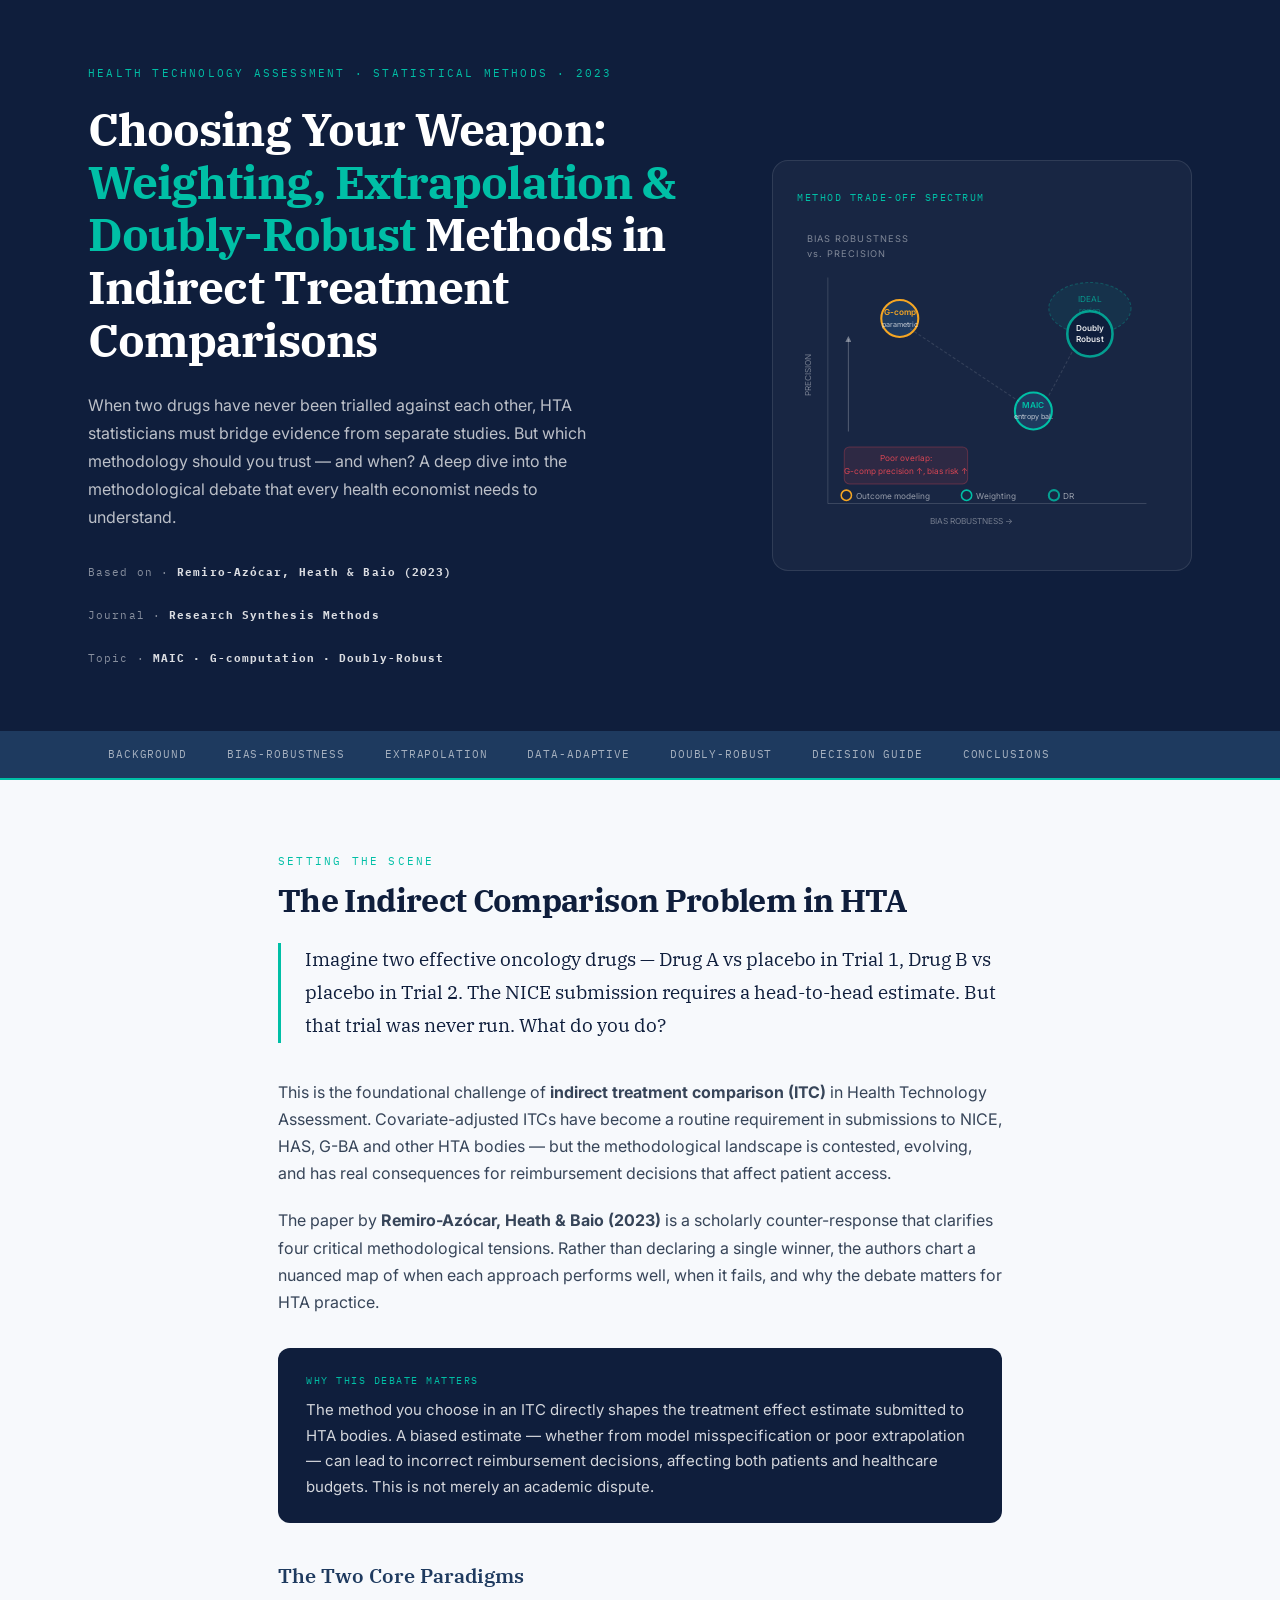
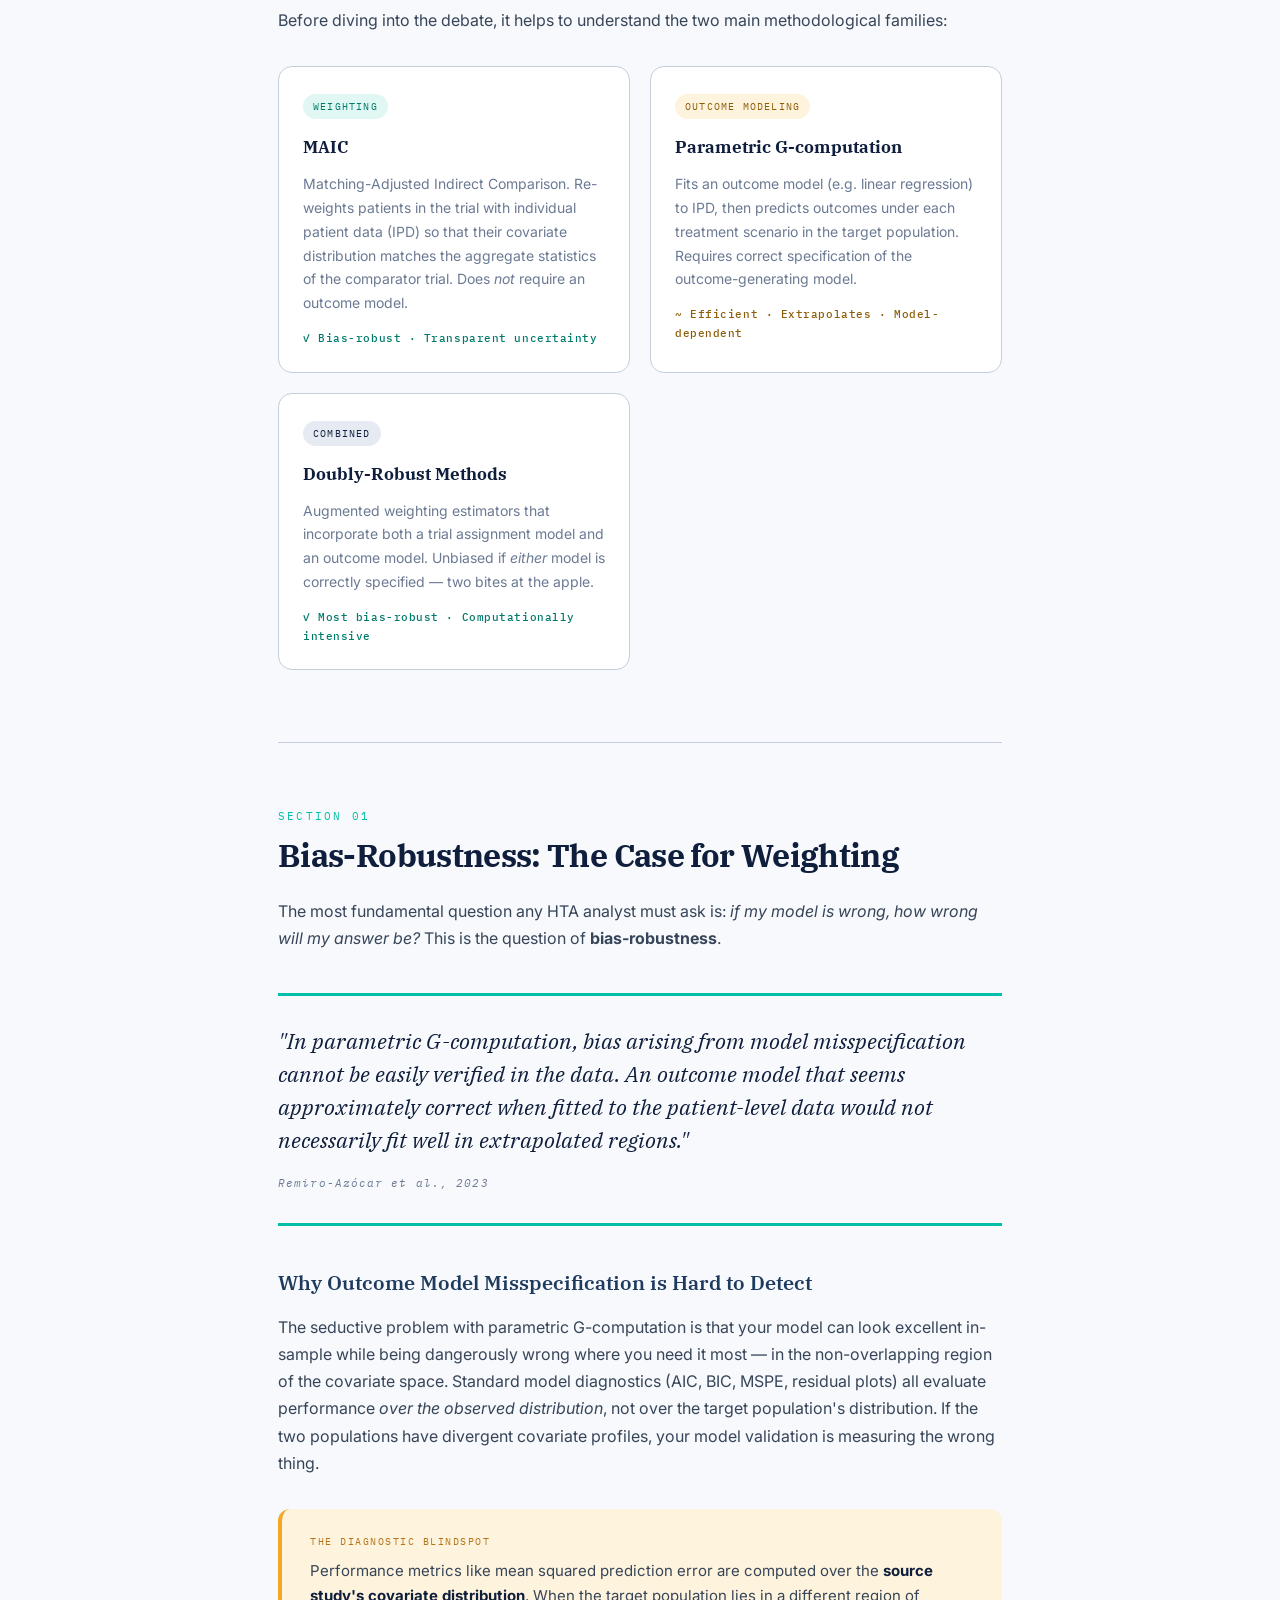
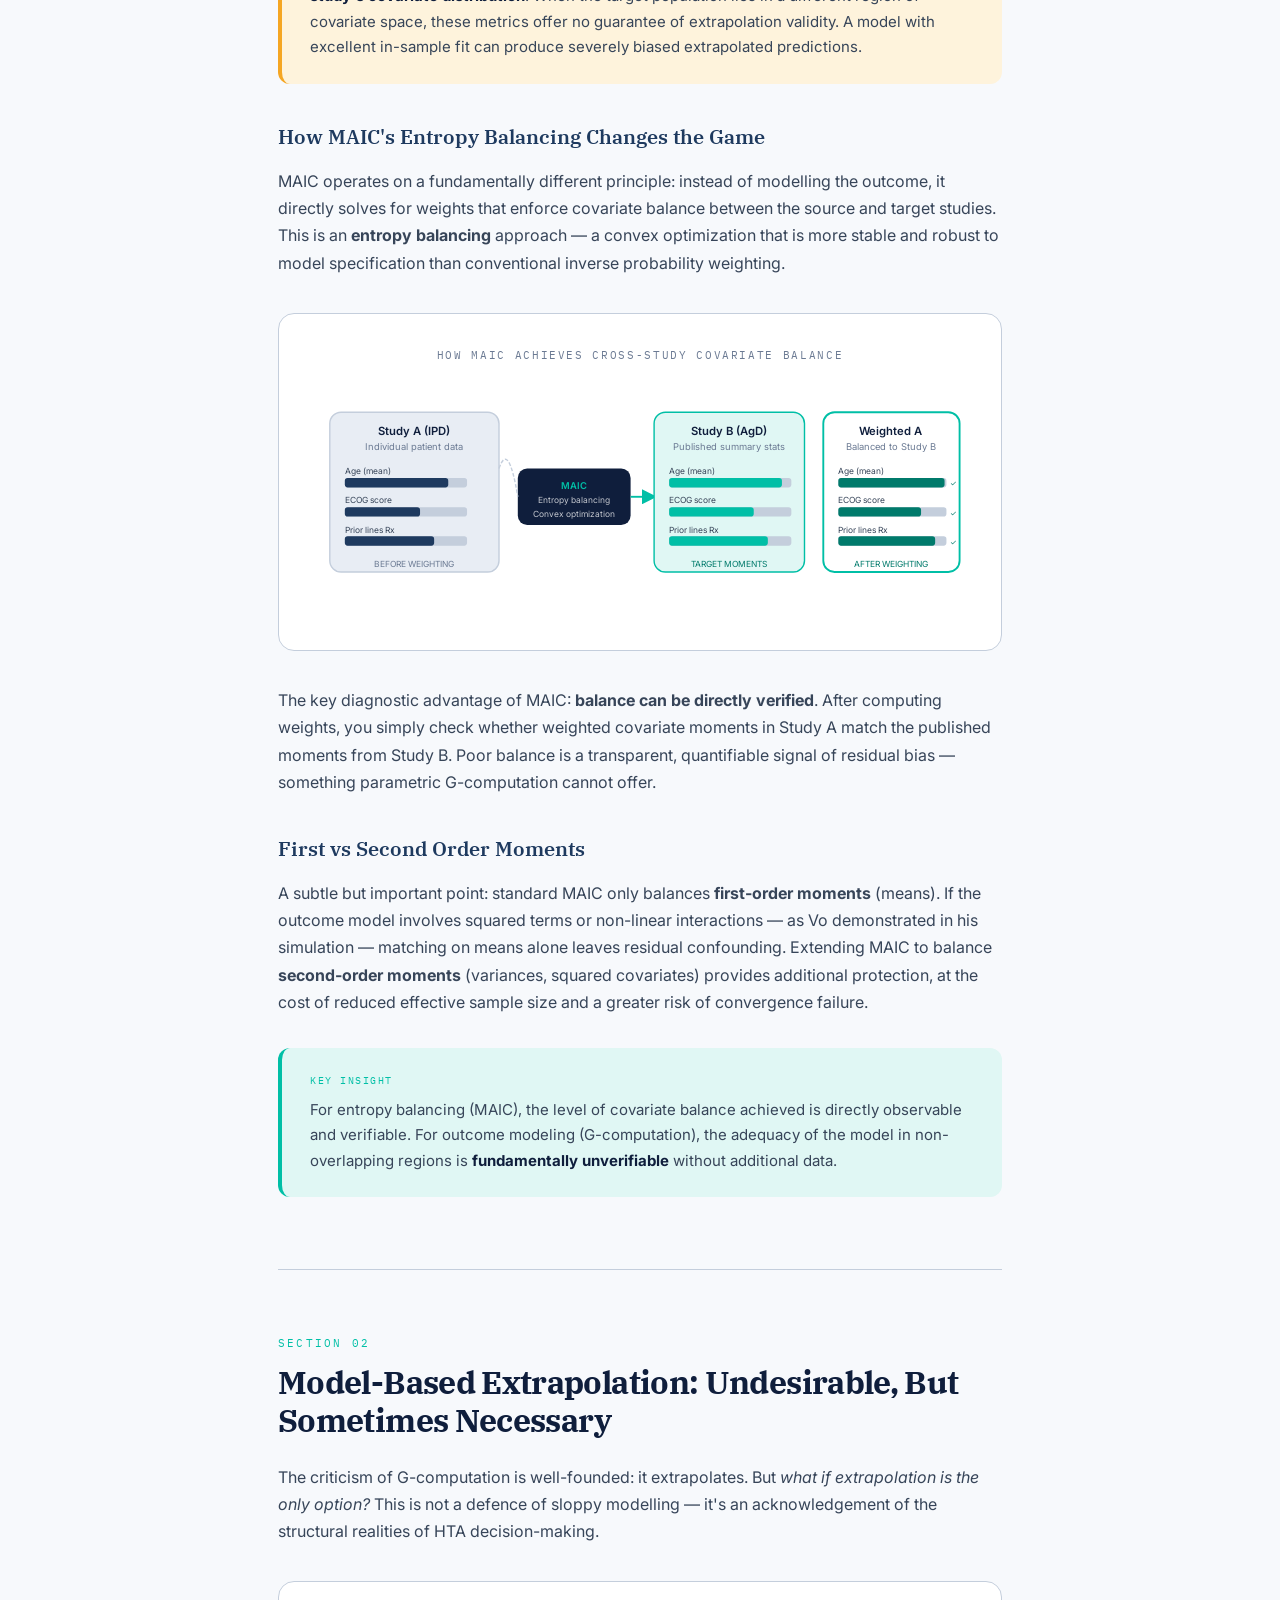
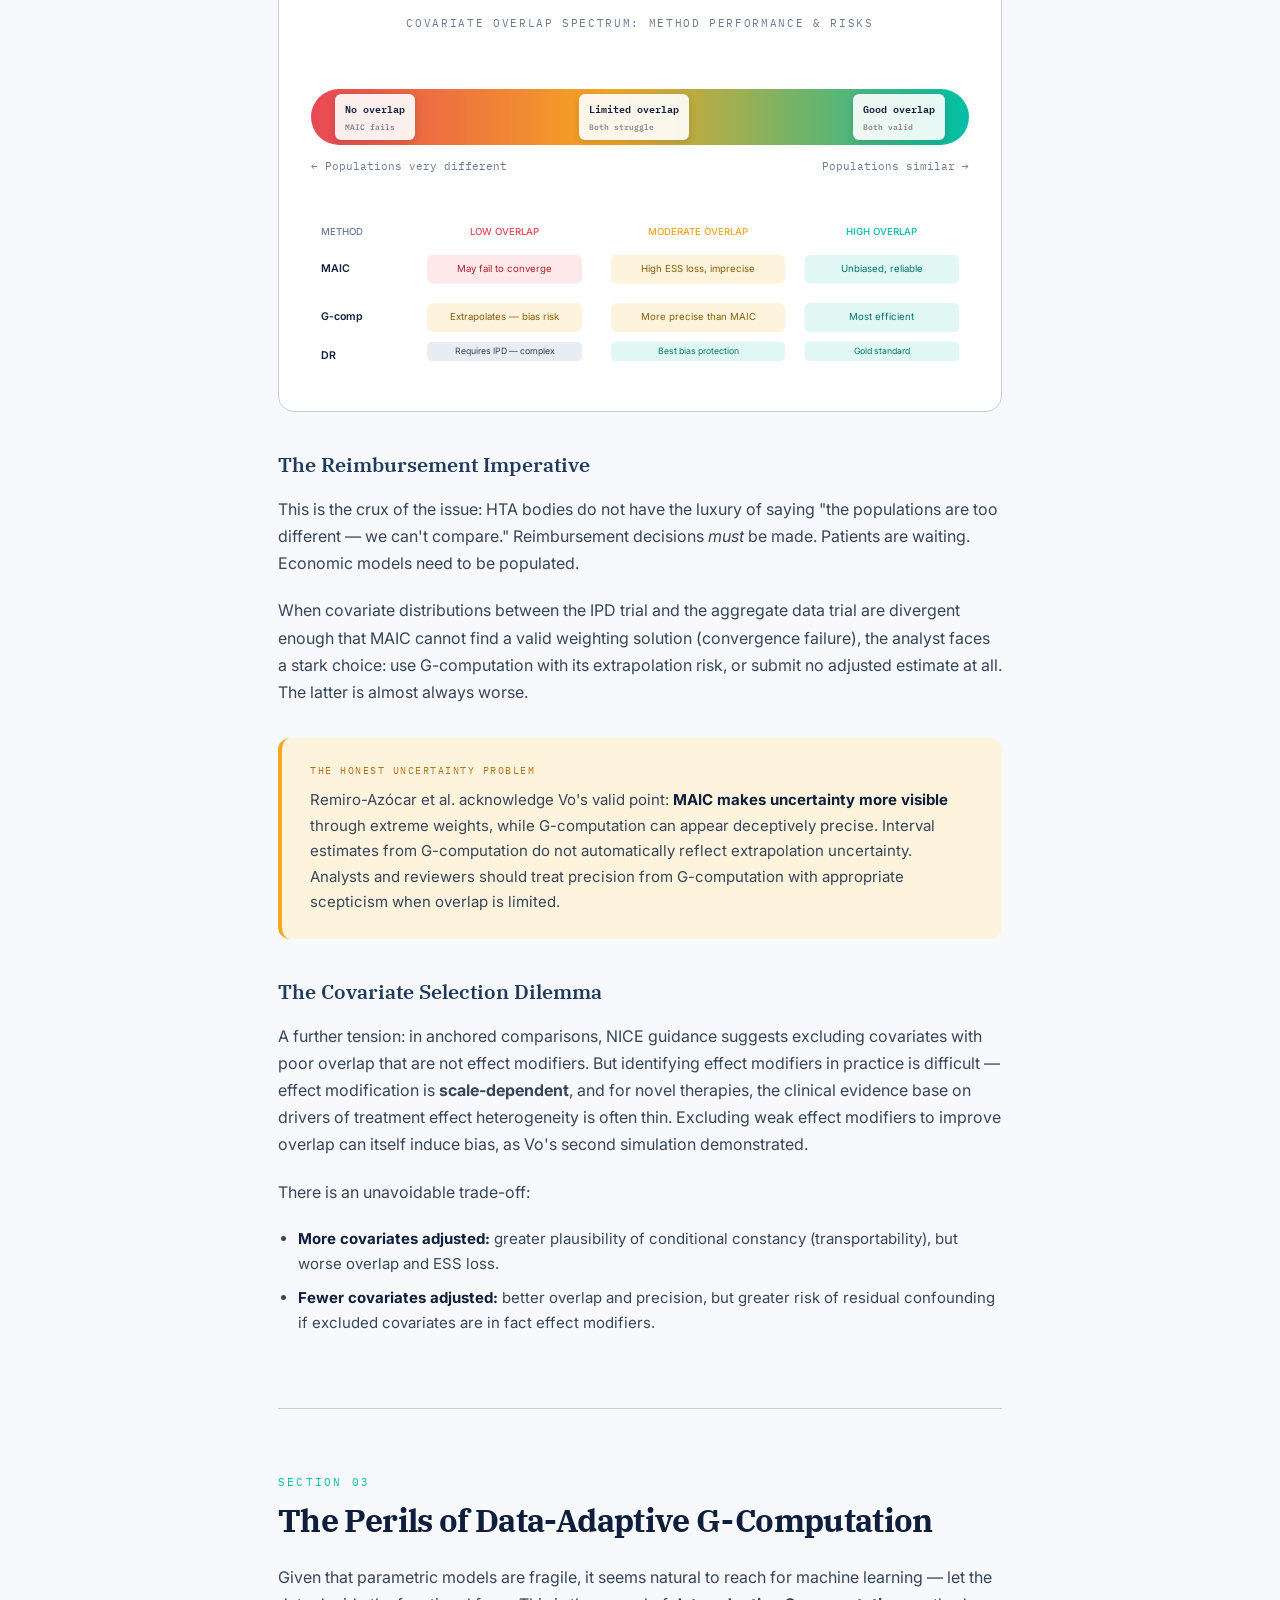
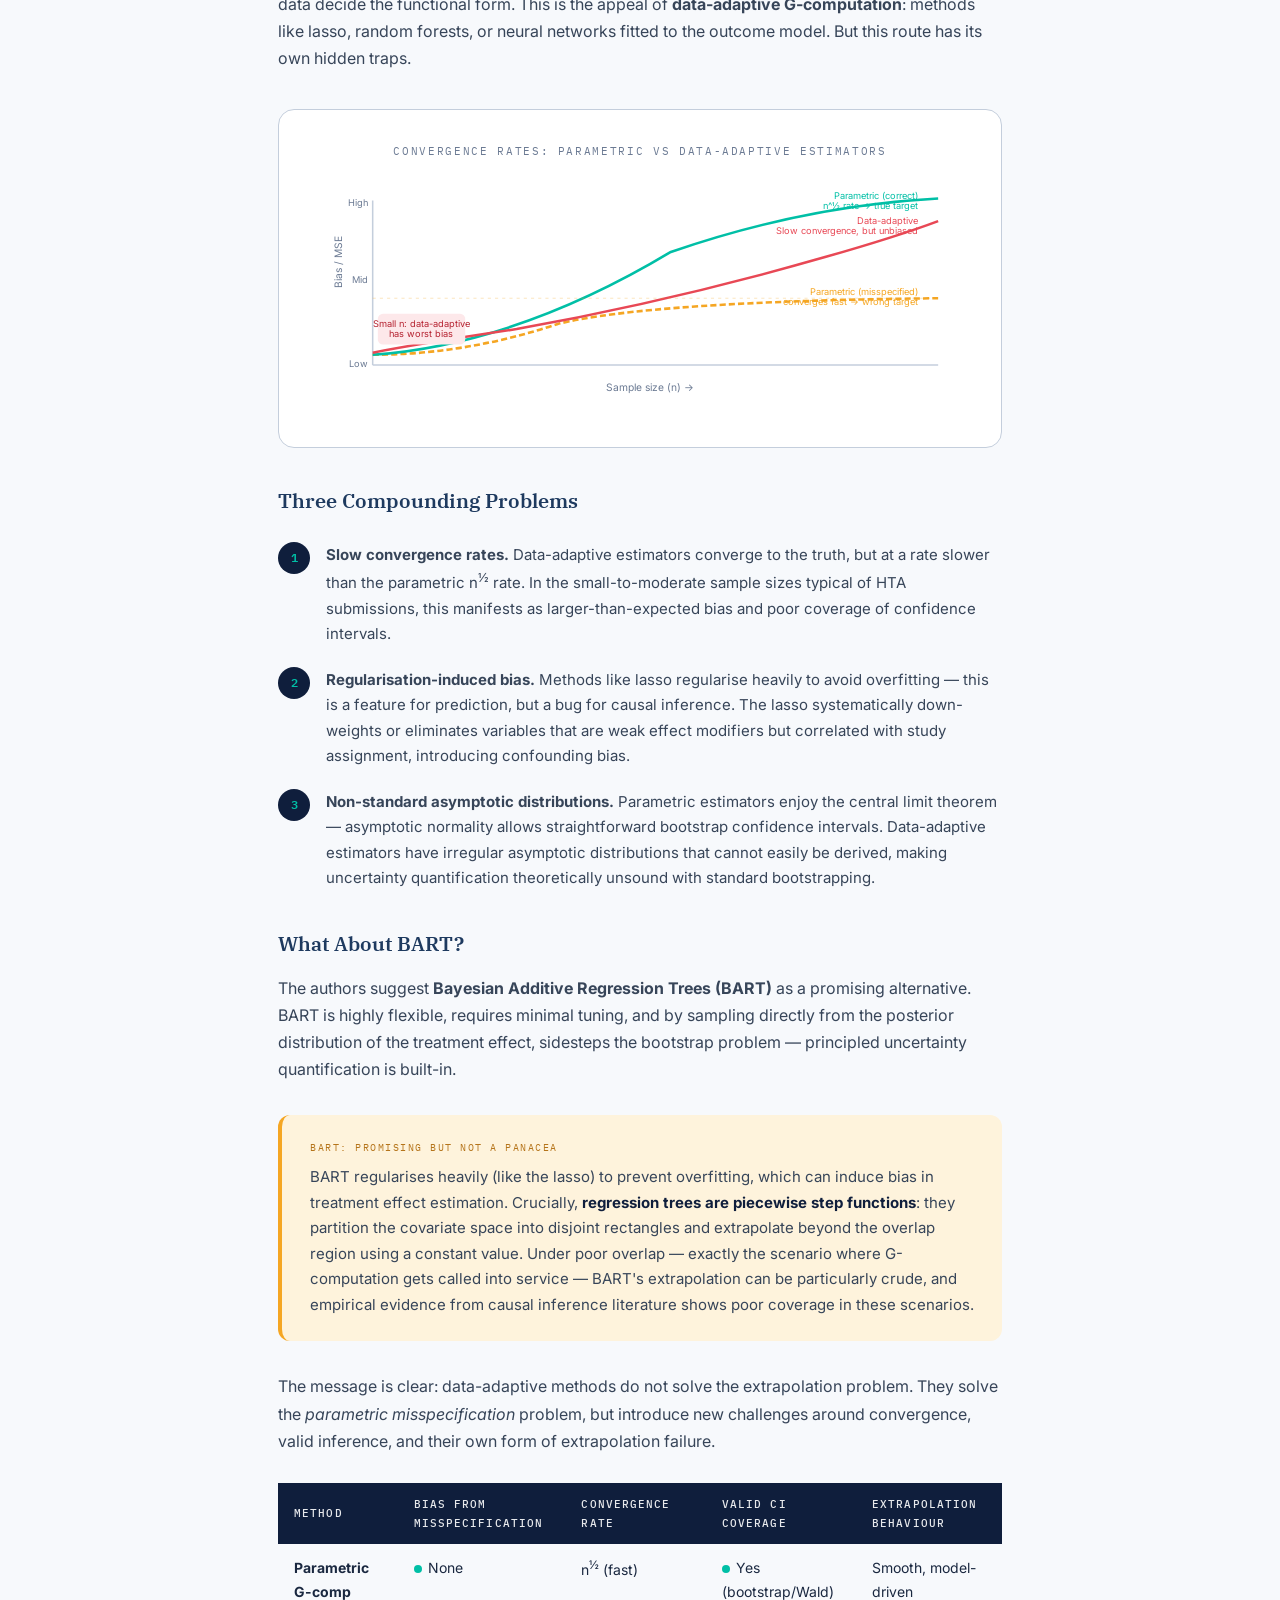
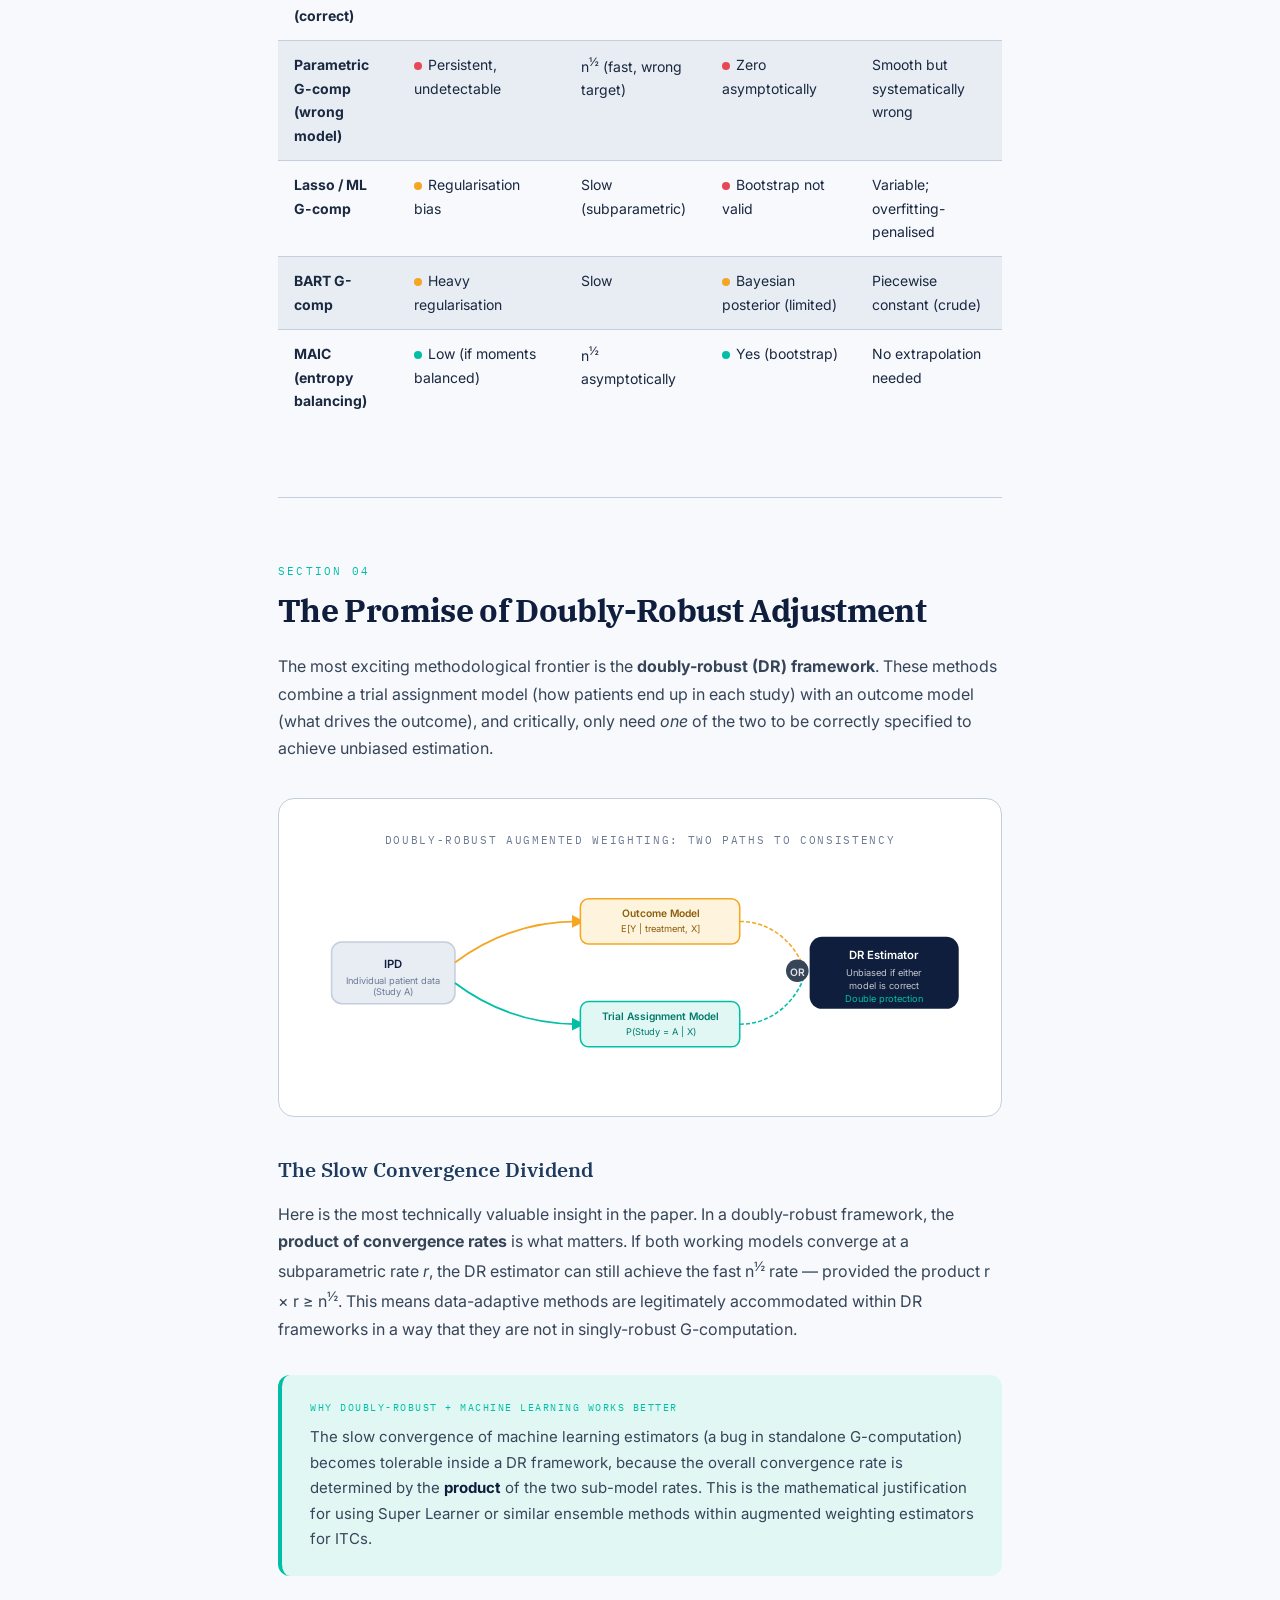
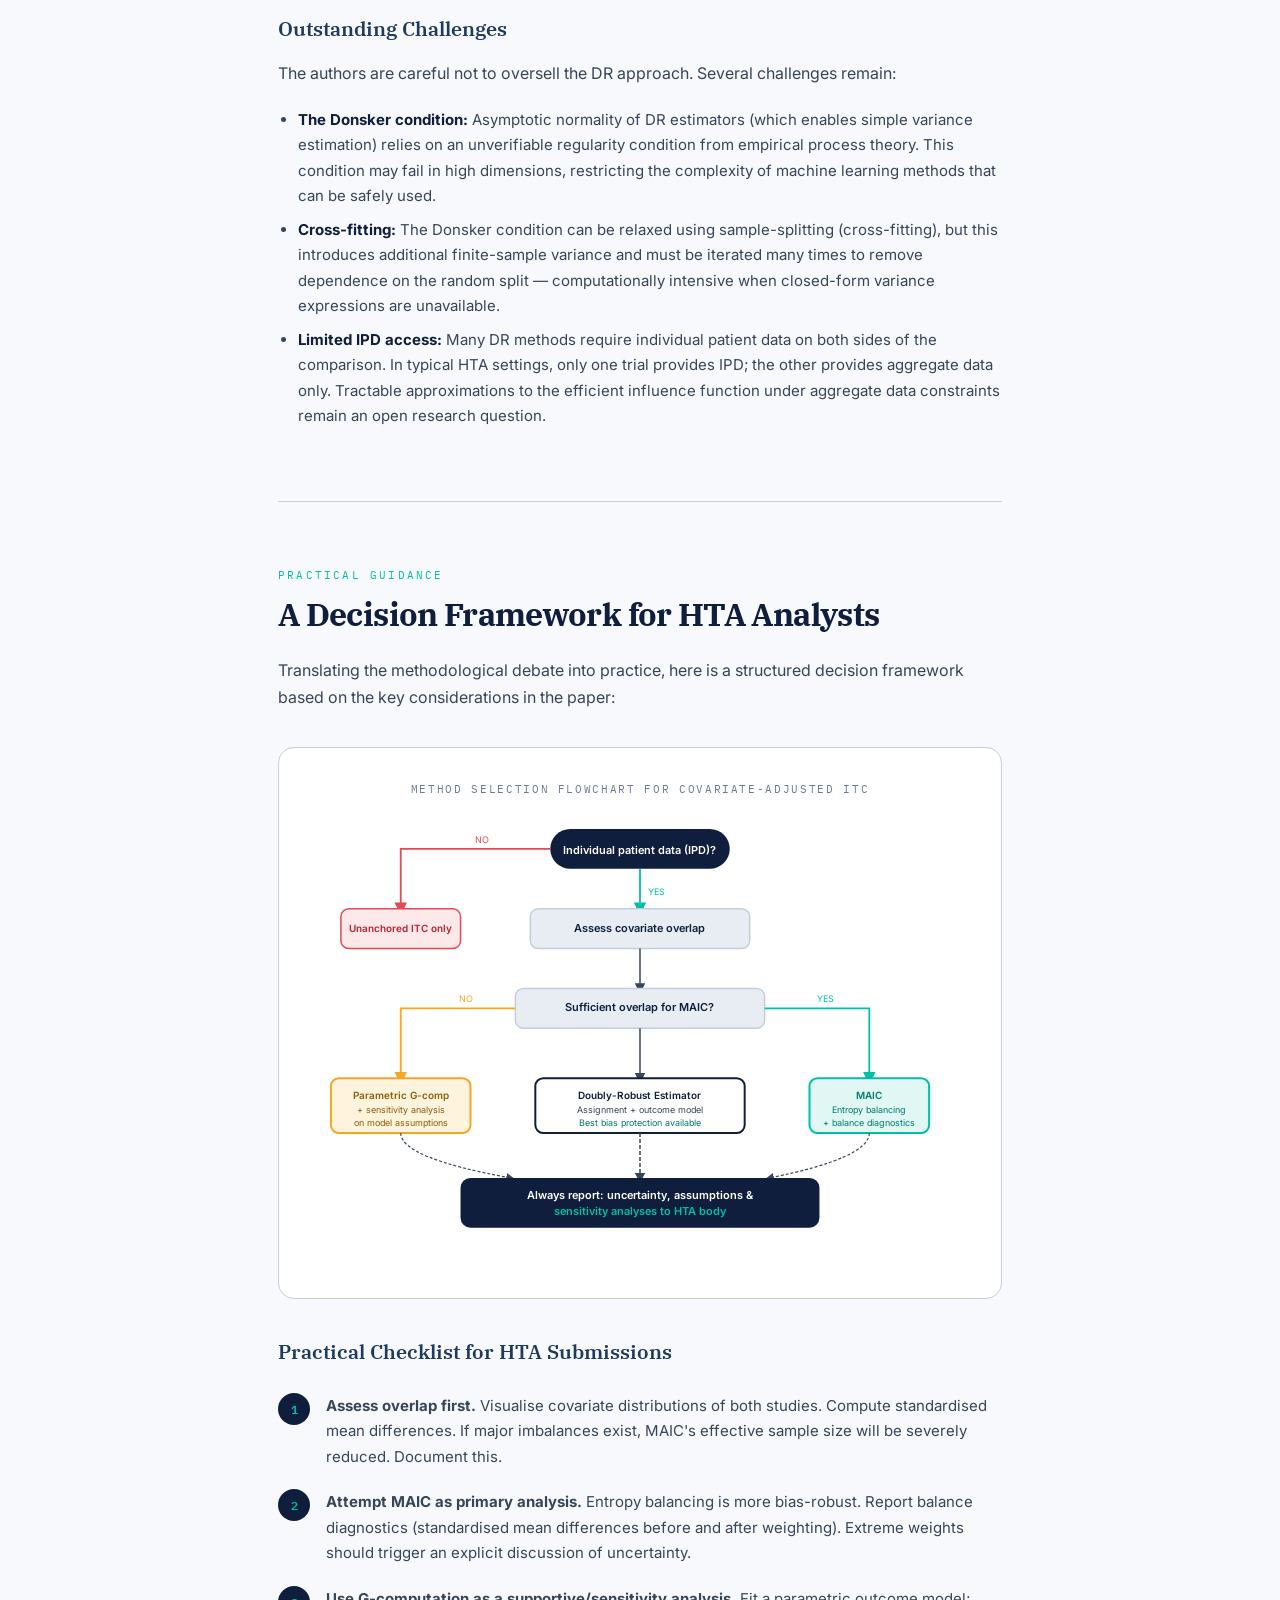
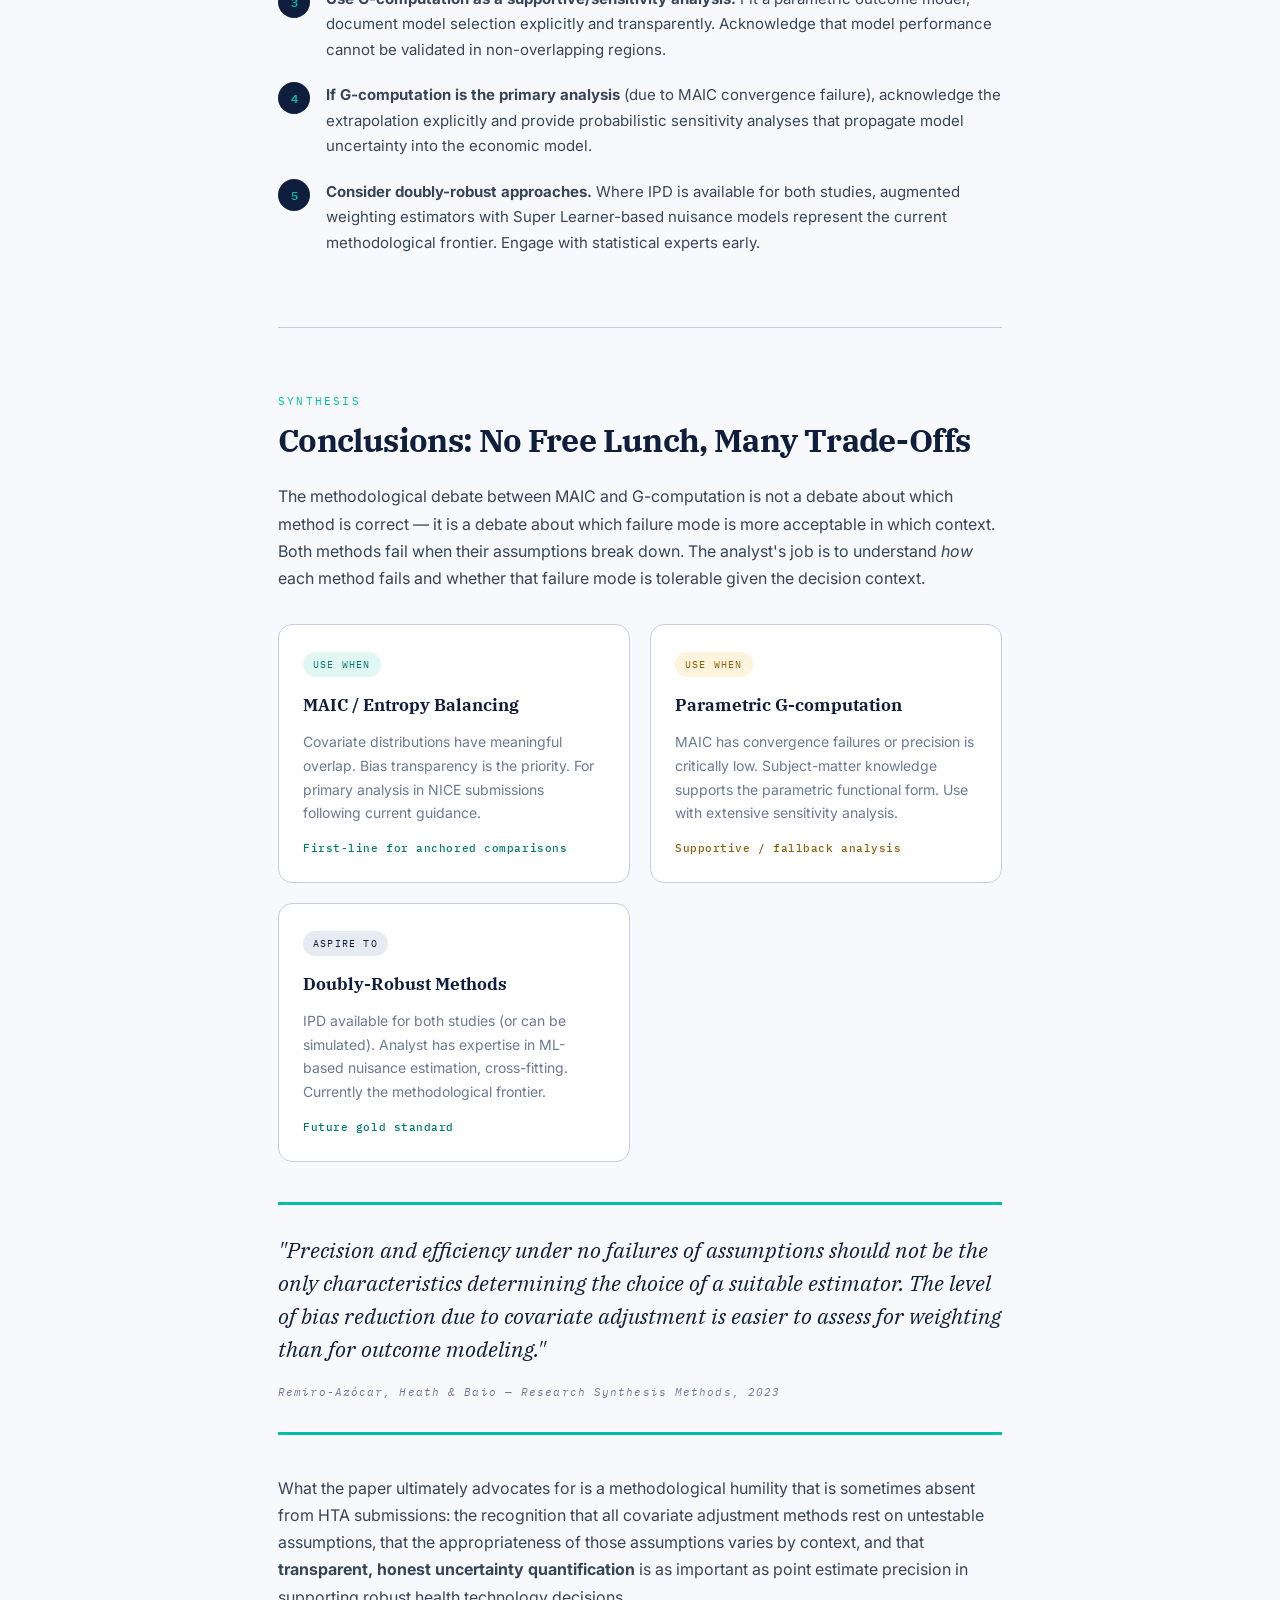
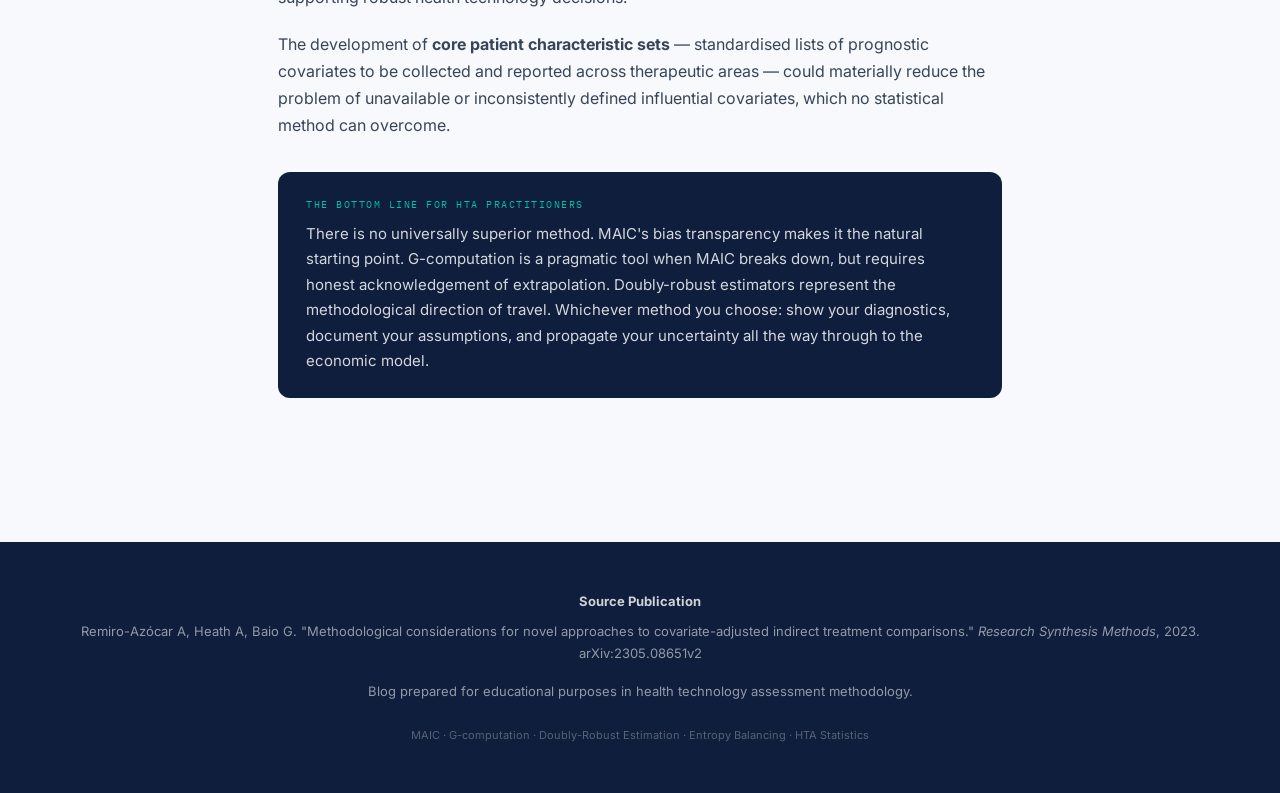
<file: hta_indirect_comparisons_blog.html>
<!DOCTYPE html>
<html lang="en">
<head>
  <meta charset="UTF-8" />
  <meta name="viewport" content="width=device-width, initial-scale=1.0" />
  <title>Indirect Treatment Comparisons: Weighting, Extrapolation & Doubly-Robust Methods</title>
  <link rel="preconnect" href="https://fonts.googleapis.com" />
  <link href="https://fonts.googleapis.com/css2?family=IBM+Plex+Serif:ital,wght@0,300;0,400;0,600;0,700;1,400&family=Inter:wght@300;400;500;600;700&family=IBM+Plex+Mono:wght@400;500&display=swap" rel="stylesheet" />
  <style>
    *, *::before, *::after { box-sizing: border-box; margin: 0; padding: 0; }

    :root {
      --navy:    #0F1E3C;
      --slate:   #1E3A5F;
      --teal:    #00BFA6;
      --teal-lt: #E0F7F4;
      --amber:   #F5A623;
      --amber-lt:#FEF3DC;
      --red:     #E84855;
      --red-lt:  #FDE8EA;
      --white:   #F7F9FC;
      --gray-50: #E8EDF4;
      --gray-200:#C4CEDC;
      --gray-500:#6B7A93;
      --gray-700:#374559;
      --ink:     #1A2840;
    }

    html { scroll-behavior: smooth; }

    body {
      font-family: 'Inter', sans-serif;
      background: var(--white);
      color: var(--ink);
      line-height: 1.7;
      font-size: 16px;
    }

    /* ── HERO ── */
    .hero {
      background: var(--navy);
      color: #fff;
      padding: 0;
      position: relative;
      overflow: hidden;
    }
    .hero-grid {
      display: grid;
      grid-template-columns: 1fr 420px;
      min-height: 520px;
      max-width: 1200px;
      margin: 0 auto;
      align-items: center;
      gap: 48px;
      padding: 64px 48px;
    }
    .hero-eyebrow {
      font-family: 'IBM Plex Mono', monospace;
      font-size: 11px;
      letter-spacing: 0.2em;
      text-transform: uppercase;
      color: var(--teal);
      margin-bottom: 20px;
    }
    .hero h1 {
      font-family: 'IBM Plex Serif', serif;
      font-size: clamp(28px, 4vw, 46px);
      font-weight: 700;
      line-height: 1.15;
      letter-spacing: -0.02em;
      margin-bottom: 24px;
    }
    .hero h1 em { color: var(--teal); font-style: normal; }
    .hero-sub {
      font-size: 16px;
      color: rgba(255,255,255,0.72);
      max-width: 540px;
      line-height: 1.75;
      margin-bottom: 32px;
    }
    .hero-meta {
      display: flex;
      gap: 24px;
      flex-wrap: wrap;
    }
    .hero-meta span {
      font-family: 'IBM Plex Mono', monospace;
      font-size: 11px;
      color: rgba(255,255,255,0.5);
      letter-spacing: 0.1em;
    }
    .hero-meta strong { color: rgba(255,255,255,0.85); }

    /* Hero visual — method spectrum diagram */
    .hero-visual {
      background: rgba(255,255,255,0.04);
      border: 1px solid rgba(255,255,255,0.10);
      border-radius: 16px;
      padding: 28px 24px;
    }
    .hero-visual-title {
      font-family: 'IBM Plex Mono', monospace;
      font-size: 10px;
      letter-spacing: 0.15em;
      color: var(--teal);
      text-transform: uppercase;
      margin-bottom: 20px;
    }

    /* ── NAV ── */
    .toc-bar {
      background: var(--slate);
      position: sticky;
      top: 0;
      z-index: 100;
      border-bottom: 2px solid var(--teal);
    }
    .toc-inner {
      max-width: 1200px;
      margin: 0 auto;
      padding: 0 48px;
      display: flex;
      gap: 0;
      overflow-x: auto;
    }
    .toc-inner a {
      display: block;
      padding: 14px 20px;
      font-family: 'IBM Plex Mono', monospace;
      font-size: 11px;
      letter-spacing: 0.08em;
      text-transform: uppercase;
      color: rgba(255,255,255,0.6);
      text-decoration: none;
      white-space: nowrap;
      transition: color 0.2s, border-bottom 0.2s;
      border-bottom: 2px solid transparent;
      margin-bottom: -2px;
    }
    .toc-inner a:hover { color: var(--teal); border-bottom-color: var(--teal); }

    /* ── LAYOUT ── */
    .content-wrap {
      max-width: 820px;
      margin: 0 auto;
      padding: 72px 48px;
    }
    @media (max-width: 700px) {
      .hero-grid { grid-template-columns: 1fr; padding: 40px 24px; }
      .hero-visual { display: none; }
      .content-wrap { padding: 40px 24px; }
      .toc-inner { padding: 0 16px; }
    }

    /* ── SECTION HEADERS ── */
    .section-label {
      font-family: 'IBM Plex Mono', monospace;
      font-size: 11px;
      letter-spacing: 0.2em;
      text-transform: uppercase;
      color: var(--teal);
      margin-bottom: 10px;
    }
    h2.section-title {
      font-family: 'IBM Plex Serif', serif;
      font-size: clamp(22px, 3vw, 32px);
      font-weight: 700;
      color: var(--navy);
      line-height: 1.2;
      margin-bottom: 24px;
      letter-spacing: -0.02em;
    }
    h3 {
      font-family: 'IBM Plex Serif', serif;
      font-size: 20px;
      font-weight: 600;
      color: var(--slate);
      margin: 36px 0 14px;
    }
    p { margin-bottom: 20px; color: var(--gray-700); font-size: 16px; }
    p:last-child { margin-bottom: 0; }
    section { margin-bottom: 72px; }
    .section-divider {
      border: none;
      border-top: 1px solid var(--gray-200);
      margin: 64px 0;
    }

    /* ── CALLOUT BOXES ── */
    .callout {
      border-radius: 12px;
      padding: 24px 28px;
      margin: 32px 0;
      position: relative;
    }
    .callout-teal {
      background: var(--teal-lt);
      border-left: 4px solid var(--teal);
    }
    .callout-amber {
      background: var(--amber-lt);
      border-left: 4px solid var(--amber);
    }
    .callout-red {
      background: var(--red-lt);
      border-left: 4px solid var(--red);
    }
    .callout-navy {
      background: var(--navy);
      color: #fff;
      border: none;
    }
    .callout-label {
      font-family: 'IBM Plex Mono', monospace;
      font-size: 10px;
      letter-spacing: 0.15em;
      text-transform: uppercase;
      margin-bottom: 8px;
    }
    .callout-teal .callout-label  { color: var(--teal); }
    .callout-amber .callout-label { color: #b5741a; }
    .callout-red .callout-label   { color: var(--red); }
    .callout-navy .callout-label  { color: var(--teal); }
    .callout p { font-size: 15px; margin-bottom: 0; }
    .callout-navy p { color: rgba(255,255,255,0.82); }
    .callout strong { color: var(--navy); }
    .callout-navy strong { color: #fff; }

    /* ── PULL QUOTE ── */
    .pull-quote {
      border-top: 3px solid var(--teal);
      border-bottom: 3px solid var(--teal);
      padding: 28px 0;
      margin: 40px 0;
    }
    .pull-quote p {
      font-family: 'IBM Plex Serif', serif;
      font-size: clamp(18px, 2.5vw, 22px);
      font-style: italic;
      color: var(--navy);
      line-height: 1.5;
      margin-bottom: 12px;
    }
    .pull-quote cite {
      font-family: 'IBM Plex Mono', monospace;
      font-size: 11px;
      color: var(--gray-500);
      letter-spacing: 0.1em;
    }

    /* ── SVG DIAGRAMS ── */
    .diagram-wrap {
      background: #fff;
      border: 1px solid var(--gray-200);
      border-radius: 16px;
      padding: 32px;
      margin: 36px 0;
      overflow-x: auto;
    }
    .diagram-title {
      font-family: 'IBM Plex Mono', monospace;
      font-size: 11px;
      letter-spacing: 0.15em;
      text-transform: uppercase;
      color: var(--gray-500);
      margin-bottom: 20px;
      text-align: center;
    }
    svg text { font-family: 'Inter', sans-serif; }

    /* ── METHOD CARDS ── */
    .method-grid {
      display: grid;
      grid-template-columns: repeat(auto-fit, minmax(230px, 1fr));
      gap: 20px;
      margin: 32px 0;
    }
    .method-card {
      background: #fff;
      border: 1px solid var(--gray-200);
      border-radius: 14px;
      padding: 24px;
      transition: box-shadow 0.2s, transform 0.2s;
    }
    .method-card:hover { box-shadow: 0 8px 32px rgba(0,0,0,0.08); transform: translateY(-2px); }
    .method-card-tag {
      display: inline-block;
      font-family: 'IBM Plex Mono', monospace;
      font-size: 10px;
      letter-spacing: 0.12em;
      padding: 4px 10px;
      border-radius: 20px;
      text-transform: uppercase;
      margin-bottom: 14px;
    }
    .tag-teal { background: var(--teal-lt); color: #007A6B; }
    .tag-amber { background: var(--amber-lt); color: #8C5E0A; }
    .tag-red { background: var(--red-lt); color: #b52230; }
    .tag-navy { background: #E6EAF2; color: var(--navy); }
    .method-card h4 {
      font-family: 'IBM Plex Serif', serif;
      font-size: 17px;
      font-weight: 700;
      color: var(--navy);
      margin-bottom: 10px;
    }
    .method-card p { font-size: 14px; color: var(--gray-500); margin-bottom: 14px; }
    .verdict {
      font-family: 'IBM Plex Mono', monospace;
      font-size: 11px;
      font-weight: 500;
      letter-spacing: 0.05em;
    }
    .verdict-good { color: #007A6B; }
    .verdict-caution { color: #8C5E0A; }
    .verdict-risk { color: #b52230; }

    /* ── BIAS TABLE ── */
    .bias-table {
      width: 100%;
      border-collapse: collapse;
      margin: 28px 0;
      font-size: 14px;
    }
    .bias-table th {
      background: var(--navy);
      color: rgba(255,255,255,0.9);
      padding: 12px 16px;
      text-align: left;
      font-family: 'IBM Plex Mono', monospace;
      font-size: 11px;
      letter-spacing: 0.1em;
      text-transform: uppercase;
      font-weight: 500;
    }
    .bias-table td {
      padding: 12px 16px;
      border-bottom: 1px solid var(--gray-200);
      vertical-align: top;
    }
    .bias-table tr:last-child td { border-bottom: none; }
    .bias-table tr:nth-child(even) td { background: var(--gray-50); }
    .dot { display: inline-block; width: 8px; height: 8px; border-radius: 50%; margin-right: 6px; vertical-align: middle; }
    .dot-green { background: var(--teal); }
    .dot-amber { background: var(--amber); }
    .dot-red   { background: var(--red); }

    /* ── INTRO ── */
    .intro-text {
      font-family: 'IBM Plex Serif', serif;
      font-size: 19px;
      line-height: 1.75;
      color: var(--navy);
      margin-bottom: 36px;
      border-left: 3px solid var(--teal);
      padding-left: 24px;
    }

    /* ── FOOTER ── */
    footer {
      background: var(--navy);
      color: rgba(255,255,255,0.55);
      padding: 48px;
      text-align: center;
    }
    footer p { font-size: 13px; color: rgba(255,255,255,0.55); margin-bottom: 8px; }
    footer a { color: var(--teal); text-decoration: none; }

    /* ── STEP LIST ── */
    .step-list { list-style: none; margin: 24px 0; }
    .step-list li {
      display: flex;
      gap: 16px;
      margin-bottom: 20px;
      align-items: flex-start;
    }
    .step-num {
      flex-shrink: 0;
      width: 32px; height: 32px;
      background: var(--navy);
      color: var(--teal);
      border-radius: 50%;
      display: flex; align-items: center; justify-content: center;
      font-family: 'IBM Plex Mono', monospace;
      font-size: 12px;
      font-weight: 600;
    }
    .step-list li p { margin-bottom: 0; font-size: 15px; }

    /* ── OVERLAP SPECTRUM ── */
    .spectrum-bar {
      position: relative;
      height: 56px;
      border-radius: 28px;
      background: linear-gradient(90deg, #E84855 0%, #F5A623 45%, #00BFA6 100%);
      margin: 28px 0 12px;
      overflow: visible;
    }
    .spectrum-labels {
      display: flex;
      justify-content: space-between;
      font-family: 'IBM Plex Mono', monospace;
      font-size: 11px;
      color: var(--gray-500);
      margin-bottom: 32px;
    }
    .spectrum-markers {
      position: absolute;
      top: 0; left: 0; right: 0; bottom: 0;
      display: flex;
      align-items: center;
      padding: 0 24px;
      justify-content: space-between;
    }
    .sp-marker {
      background: rgba(255,255,255,0.9);
      border-radius: 6px;
      padding: 6px 10px;
      font-family: 'IBM Plex Mono', monospace;
      font-size: 10px;
      font-weight: 600;
      color: var(--navy);
      white-space: nowrap;
      box-shadow: 0 2px 8px rgba(0,0,0,0.15);
    }

    ul.prose-list { padding-left: 20px; margin: 16px 0 20px; }
    ul.prose-list li { margin-bottom: 8px; color: var(--gray-700); font-size: 15px; }
    ul.prose-list li strong { color: var(--navy); }
  </style>
</head>
<body>

<!-- ══════════════════ HERO ══════════════════ -->
<header class="hero">
  <div class="hero-grid">
    <div>
      <div class="hero-eyebrow">Health Technology Assessment · Statistical Methods · 2023</div>
      <h1>Choosing Your Weapon:<br/><em>Weighting, Extrapolation &amp; Doubly-Robust</em> Methods in Indirect Treatment Comparisons</h1>
      <p class="hero-sub">When two drugs have never been trialled against each other, HTA statisticians must bridge evidence from separate studies. But which methodology should you trust — and when? A deep dive into the methodological debate that every health economist needs to understand.</p>
      <div class="hero-meta">
        <span>Based on · <strong>Remiro-Azócar, Heath &amp; Baio (2023)</strong></span>
        <span>Journal · <strong>Research Synthesis Methods</strong></span>
        <span>Topic · <strong>MAIC · G-computation · Doubly-Robust</strong></span>
      </div>
    </div>

    <!-- Hero diagram: spectrum of methods -->
    <div class="hero-visual">
      <div class="hero-visual-title">Method Trade-off Spectrum</div>
      <svg viewBox="0 0 360 300" width="100%" xmlns="http://www.w3.org/2000/svg" role="img" aria-label="Method trade-off spectrum diagram">
        <!-- Axes labels -->
        <text x="10" y="16" font-size="9" fill="rgba(255,255,255,0.45)" font-family="IBM Plex Mono, monospace" letter-spacing="1">BIAS ROBUSTNESS</text>
        <text x="10" y="30" font-size="9" fill="rgba(255,255,255,0.45)" font-family="IBM Plex Mono, monospace" letter-spacing="1">vs. PRECISION</text>

        <!-- Axis lines -->
        <line x1="30" y1="50" x2="30" y2="270" stroke="rgba(255,255,255,0.15)" stroke-width="1"/>
        <line x1="30" y1="270" x2="340" y2="270" stroke="rgba(255,255,255,0.15)" stroke-width="1"/>

        <!-- Y axis label -->
        <text x="14" y="165" font-size="8" fill="rgba(255,255,255,0.4)" font-family="IBM Plex Mono, monospace" transform="rotate(-90,14,165)">PRECISION</text>
        <!-- X axis label -->
        <text x="170" y="290" font-size="8" fill="rgba(255,255,255,0.4)" font-family="IBM Plex Mono, monospace" text-anchor="middle">BIAS ROBUSTNESS →</text>

        <!-- Ideal zone -->
        <ellipse cx="285" cy="80" rx="40" ry="25" fill="rgba(0,191,166,0.08)" stroke="rgba(0,191,166,0.3)" stroke-width="1" stroke-dasharray="3,2"/>
        <text x="285" y="74" font-size="8" fill="rgba(0,191,166,0.7)" text-anchor="middle" font-family="Inter, sans-serif">IDEAL</text>
        <text x="285" y="85" font-size="7" fill="rgba(0,191,166,0.5)" text-anchor="middle" font-family="Inter, sans-serif">region</text>

        <!-- G-computation point -->
        <circle cx="100" cy="90" r="18" fill="#1E3A5F" stroke="#F5A623" stroke-width="2"/>
        <text x="100" y="87" font-size="8" fill="#F5A623" text-anchor="middle" font-family="IBM Plex Mono, monospace" font-weight="600">G-comp</text>
        <text x="100" y="98" font-size="7" fill="rgba(255,255,255,0.7)" text-anchor="middle" font-family="Inter, sans-serif">parametric</text>

        <!-- MAIC point -->
        <circle cx="230" cy="180" r="18" fill="#1E3A5F" stroke="#00BFA6" stroke-width="2"/>
        <text x="230" y="177" font-size="8" fill="#00BFA6" text-anchor="middle" font-family="IBM Plex Mono, monospace" font-weight="600">MAIC</text>
        <text x="230" y="188" font-size="7" fill="rgba(255,255,255,0.7)" text-anchor="middle" font-family="Inter, sans-serif">entropy bal.</text>

        <!-- DR point -->
        <circle cx="285" cy="105" r="22" fill="#0F1E3C" stroke="rgba(0,191,166,0.8)" stroke-width="2.5"/>
        <text x="285" y="102" font-size="8" fill="rgba(255,255,255,0.9)" text-anchor="middle" font-family="IBM Plex Mono, monospace" font-weight="600">Doubly</text>
        <text x="285" y="113" font-size="8" fill="rgba(255,255,255,0.9)" text-anchor="middle" font-family="IBM Plex Mono, monospace" font-weight="600">Robust</text>

        <!-- Lines connecting -->
        <line x1="110" y1="100" x2="218" y2="172" stroke="rgba(255,255,255,0.12)" stroke-width="1" stroke-dasharray="3,2"/>
        <line x1="245" y1="165" x2="268" y2="122" stroke="rgba(255,255,255,0.12)" stroke-width="1" stroke-dasharray="3,2"/>

        <!-- Annotation: precision arrow -->
        <path d="M50,200 L50,110" stroke="rgba(255,255,255,0.25)" stroke-width="1" marker-end="url(#arrowW)"/>
        <defs>
          <marker id="arrowW" markerWidth="6" markerHeight="6" refX="3" refY="3" orient="auto">
            <path d="M0,0 L6,3 L0,6 Z" fill="rgba(255,255,255,0.4)"/>
          </marker>
        </defs>

        <!-- Annotation: overlap limitation -->
        <rect x="46" y="215" width="120" height="36" rx="5" fill="rgba(232,72,85,0.1)" stroke="rgba(232,72,85,0.3)" stroke-width="1"/>
        <text x="106" y="229" font-size="8" fill="rgba(232,72,85,0.9)" text-anchor="middle" font-family="Inter, sans-serif">Poor overlap:</text>
        <text x="106" y="241" font-size="8" fill="rgba(232,72,85,0.9)" text-anchor="middle" font-family="Inter, sans-serif">G-comp precision ↑, bias risk ↑</text>

        <!-- Legend -->
        <circle cx="48" cy="262" r="5" fill="none" stroke="#F5A623" stroke-width="1.5"/>
        <text x="57" y="266" font-size="8" fill="rgba(255,255,255,0.55)" font-family="Inter, sans-serif">Outcome modeling</text>
        <circle cx="165" cy="262" r="5" fill="none" stroke="#00BFA6" stroke-width="1.5"/>
        <text x="174" y="266" font-size="8" fill="rgba(255,255,255,0.55)" font-family="Inter, sans-serif">Weighting</text>
        <circle cx="250" cy="262" r="5" fill="none" stroke="rgba(0,191,166,0.8)" stroke-width="2"/>
        <text x="259" y="266" font-size="8" fill="rgba(255,255,255,0.55)" font-family="Inter, sans-serif">DR</text>
      </svg>
    </div>
  </div>
</header>

<!-- ══════════════════ STICKY NAV ══════════════════ -->
<nav class="toc-bar" aria-label="Article sections">
  <div class="toc-inner">
    <a href="#background">Background</a>
    <a href="#bias-robustness">Bias-Robustness</a>
    <a href="#extrapolation">Extrapolation</a>
    <a href="#data-adaptive">Data-Adaptive</a>
    <a href="#doubly-robust">Doubly-Robust</a>
    <a href="#decision-guide">Decision Guide</a>
    <a href="#conclusions">Conclusions</a>
  </div>
</nav>

<!-- ══════════════════ CONTENT ══════════════════ -->
<main>
<div class="content-wrap">

  <!-- INTRO -->
  <section id="background">
    <div class="section-label">Setting the Scene</div>
    <h2 class="section-title">The Indirect Comparison Problem in HTA</h2>

    <p class="intro-text">Imagine two effective oncology drugs — Drug A vs placebo in Trial 1, Drug B vs placebo in Trial 2. The NICE submission requires a head-to-head estimate. But that trial was never run. What do you do?</p>

    <p>This is the foundational challenge of <strong>indirect treatment comparison (ITC)</strong> in Health Technology Assessment. Covariate-adjusted ITCs have become a routine requirement in submissions to NICE, HAS, G-BA and other HTA bodies — but the methodological landscape is contested, evolving, and has real consequences for reimbursement decisions that affect patient access.</p>

    <p>The paper by <strong>Remiro-Azócar, Heath &amp; Baio (2023)</strong> is a scholarly counter-response that clarifies four critical methodological tensions. Rather than declaring a single winner, the authors chart a nuanced map of when each approach performs well, when it fails, and why the debate matters for HTA practice.</p>

    <div class="callout callout-navy">
      <div class="callout-label">Why This Debate Matters</div>
      <p>The method you choose in an ITC directly shapes the treatment effect estimate submitted to HTA bodies. A biased estimate — whether from model misspecification or poor extrapolation — can lead to incorrect reimbursement decisions, affecting both patients and healthcare budgets. This is not merely an academic dispute.</p>
    </div>

    <h3>The Two Core Paradigms</h3>
    <p>Before diving into the debate, it helps to understand the two main methodological families:</p>

    <div class="method-grid">
      <div class="method-card">
        <span class="method-card-tag tag-teal">Weighting</span>
        <h4>MAIC</h4>
        <p>Matching-Adjusted Indirect Comparison. Re-weights patients in the trial with individual patient data (IPD) so that their covariate distribution matches the aggregate statistics of the comparator trial. Does <em>not</em> require an outcome model.</p>
        <div class="verdict verdict-good">✓ Bias-robust · Transparent uncertainty</div>
      </div>
      <div class="method-card">
        <span class="method-card-tag tag-amber">Outcome Modeling</span>
        <h4>Parametric G-computation</h4>
        <p>Fits an outcome model (e.g. linear regression) to IPD, then predicts outcomes under each treatment scenario in the target population. Requires correct specification of the outcome-generating model.</p>
        <div class="verdict verdict-caution">~ Efficient · Extrapolates · Model-dependent</div>
      </div>
      <div class="method-card">
        <span class="method-card-tag tag-navy">Combined</span>
        <h4>Doubly-Robust Methods</h4>
        <p>Augmented weighting estimators that incorporate both a trial assignment model and an outcome model. Unbiased if <em>either</em> model is correctly specified — two bites at the apple.</p>
        <div class="verdict verdict-good">✓ Most bias-robust · Computationally intensive</div>
      </div>
    </div>
  </section>

  <hr class="section-divider" />

  <!-- SECTION 1: BIAS-ROBUSTNESS -->
  <section id="bias-robustness">
    <div class="section-label">Section 01</div>
    <h2 class="section-title">Bias-Robustness: The Case for Weighting</h2>

    <p>The most fundamental question any HTA analyst must ask is: <em>if my model is wrong, how wrong will my answer be?</em> This is the question of <strong>bias-robustness</strong>.</p>

    <div class="pull-quote">
      <p>"In parametric G-computation, bias arising from model misspecification cannot be easily verified in the data. An outcome model that seems approximately correct when fitted to the patient-level data would not necessarily fit well in extrapolated regions."</p>
      <cite>Remiro-Azócar et al., 2023</cite>
    </div>

    <h3>Why Outcome Model Misspecification is Hard to Detect</h3>
    <p>The seductive problem with parametric G-computation is that your model can look excellent in-sample while being dangerously wrong where you need it most — in the non-overlapping region of the covariate space. Standard model diagnostics (AIC, BIC, MSPE, residual plots) all evaluate performance <em>over the observed distribution</em>, not over the target population's distribution. If the two populations have divergent covariate profiles, your model validation is measuring the wrong thing.</p>

    <div class="callout callout-amber">
      <div class="callout-label">The Diagnostic Blindspot</div>
      <p>Performance metrics like mean squared prediction error are computed over the <strong>source study's covariate distribution</strong>. When the target population lies in a different region of covariate space, these metrics offer no guarantee of extrapolation validity. A model with excellent in-sample fit can produce severely biased extrapolated predictions.</p>
    </div>

    <h3>How MAIC's Entropy Balancing Changes the Game</h3>
    <p>MAIC operates on a fundamentally different principle: instead of modelling the outcome, it directly solves for weights that enforce covariate balance between the source and target studies. This is an <strong>entropy balancing</strong> approach — a convex optimization that is more stable and robust to model specification than conventional inverse probability weighting.</p>

    <!-- BALANCE DIAGRAM -->
    <div class="diagram-wrap">
      <div class="diagram-title">How MAIC Achieves Cross-Study Covariate Balance</div>
      <svg viewBox="0 0 700 240" width="100%" xmlns="http://www.w3.org/2000/svg" role="img" aria-label="Diagram showing how MAIC achieves covariate balance">
        <!-- Study A (IPD) -->
        <rect x="20" y="30" width="180" height="170" rx="12" fill="#E8EDF4" stroke="#C4CEDC" stroke-width="1.5"/>
        <text x="110" y="54" font-size="12" font-weight="600" fill="#0F1E3C" text-anchor="middle" font-family="IBM Plex Serif, serif">Study A (IPD)</text>
        <text x="110" y="70" font-size="10" fill="#6B7A93" text-anchor="middle" font-family="Inter, sans-serif">Individual patient data</text>

        <!-- Covariate bars study A -->
        <text x="36" y="96" font-size="9" fill="#374559" font-family="Inter, sans-serif">Age (mean)</text>
        <rect x="36" y="100" width="130" height="10" rx="3" fill="#C4CEDC"/>
        <rect x="36" y="100" width="110" height="10" rx="3" fill="#1E3A5F"/>
        <text x="36" y="127" font-size="9" fill="#374559" font-family="Inter, sans-serif">ECOG score</text>
        <rect x="36" y="131" width="130" height="10" rx="3" fill="#C4CEDC"/>
        <rect x="36" y="131" width="80" height="10" rx="3" fill="#1E3A5F"/>
        <text x="36" y="158" font-size="9" fill="#374559" font-family="Inter, sans-serif">Prior lines Rx</text>
        <rect x="36" y="162" width="130" height="10" rx="3" fill="#C4CEDC"/>
        <rect x="36" y="162" width="95" height="10" rx="3" fill="#1E3A5F"/>

        <text x="110" y="195" font-size="9" fill="#6B7A93" text-anchor="middle" font-family="IBM Plex Mono, monospace">BEFORE WEIGHTING</text>

        <!-- Arrow: MAIC optimization -->
        <rect x="220" y="90" width="120" height="60" rx="10" fill="#0F1E3C"/>
        <text x="280" y="112" font-size="10" fill="#00BFA6" text-anchor="middle" font-family="IBM Plex Mono, monospace" font-weight="600">MAIC</text>
        <text x="280" y="127" font-size="9" fill="rgba(255,255,255,0.75)" text-anchor="middle" font-family="Inter, sans-serif">Entropy balancing</text>
        <text x="280" y="141" font-size="9" fill="rgba(255,255,255,0.75)" text-anchor="middle" font-family="Inter, sans-serif">Convex optimization</text>
        <path d="M200,90 Q210,60 220,120" fill="none" stroke="#C4CEDC" stroke-width="1.5" stroke-dasharray="4,2"/>
        <path d="M340,120 L360,120" fill="none" stroke="#00BFA6" stroke-width="2" marker-end="url(#arrowT)"/>
        <defs>
          <marker id="arrowT" markerWidth="8" markerHeight="8" refX="4" refY="4" orient="auto">
            <path d="M0,0 L8,4 L0,8 Z" fill="#00BFA6"/>
          </marker>
        </defs>

        <!-- Study B (aggregate) -->
        <rect x="365" y="30" width="160" height="170" rx="12" fill="#E0F7F4" stroke="#00BFA6" stroke-width="1.5"/>
        <text x="445" y="54" font-size="12" font-weight="600" fill="#0F1E3C" text-anchor="middle" font-family="IBM Plex Serif, serif">Study B (AgD)</text>
        <text x="445" y="70" font-size="10" fill="#6B7A93" text-anchor="middle" font-family="Inter, sans-serif">Published summary stats</text>
        <text x="381" y="96" font-size="9" fill="#374559" font-family="Inter, sans-serif">Age (mean)</text>
        <rect x="381" y="100" width="130" height="10" rx="3" fill="#C4CEDC"/>
        <rect x="381" y="100" width="120" height="10" rx="3" fill="#00BFA6"/>
        <text x="381" y="127" font-size="9" fill="#374559" font-family="Inter, sans-serif">ECOG score</text>
        <rect x="381" y="131" width="130" height="10" rx="3" fill="#C4CEDC"/>
        <rect x="381" y="131" width="90" height="10" rx="3" fill="#00BFA6"/>
        <text x="381" y="158" font-size="9" fill="#374559" font-family="Inter, sans-serif">Prior lines Rx</text>
        <rect x="381" y="162" width="130" height="10" rx="3" fill="#C4CEDC"/>
        <rect x="381" y="162" width="105" height="10" rx="3" fill="#00BFA6"/>

        <text x="445" y="195" font-size="9" fill="#007A6B" text-anchor="middle" font-family="IBM Plex Mono, monospace">TARGET MOMENTS</text>

        <!-- Weighted A -->
        <rect x="545" y="30" width="145" height="170" rx="12" fill="#fff" stroke="#00BFA6" stroke-width="2"/>
        <text x="617" y="54" font-size="12" font-weight="600" fill="#0F1E3C" text-anchor="middle" font-family="IBM Plex Serif, serif">Weighted A</text>
        <text x="617" y="70" font-size="10" fill="#6B7A93" text-anchor="middle" font-family="Inter, sans-serif">Balanced to Study B</text>
        <text x="561" y="96" font-size="9" fill="#374559" font-family="Inter, sans-serif">Age (mean)</text>
        <rect x="561" y="100" width="115" height="10" rx="3" fill="#C4CEDC"/>
        <rect x="561" y="100" width="113" height="10" rx="3" fill="#007A6B"/>
        <text x="680" y="109" font-size="8" fill="#007A6B" font-family="IBM Plex Mono, monospace">✓</text>
        <text x="561" y="127" font-size="9" fill="#374559" font-family="Inter, sans-serif">ECOG score</text>
        <rect x="561" y="131" width="115" height="10" rx="3" fill="#C4CEDC"/>
        <rect x="561" y="131" width="88" height="10" rx="3" fill="#007A6B"/>
        <text x="680" y="140" font-size="8" fill="#007A6B" font-family="IBM Plex Mono, monospace">✓</text>
        <text x="561" y="158" font-size="9" fill="#374559" font-family="Inter, sans-serif">Prior lines Rx</text>
        <rect x="561" y="162" width="115" height="10" rx="3" fill="#C4CEDC"/>
        <rect x="561" y="162" width="103" height="10" rx="3" fill="#007A6B"/>
        <text x="680" y="171" font-size="8" fill="#007A6B" font-family="IBM Plex Mono, monospace">✓</text>
        <text x="617" y="195" font-size="9" fill="#007A6B" text-anchor="middle" font-family="IBM Plex Mono, monospace">AFTER WEIGHTING</text>
      </svg>
    </div>

    <p>The key diagnostic advantage of MAIC: <strong>balance can be directly verified</strong>. After computing weights, you simply check whether weighted covariate moments in Study A match the published moments from Study B. Poor balance is a transparent, quantifiable signal of residual bias — something parametric G-computation cannot offer.</p>

    <h3>First vs Second Order Moments</h3>
    <p>A subtle but important point: standard MAIC only balances <strong>first-order moments</strong> (means). If the outcome model involves squared terms or non-linear interactions — as Vo demonstrated in his simulation — matching on means alone leaves residual confounding. Extending MAIC to balance <strong>second-order moments</strong> (variances, squared covariates) provides additional protection, at the cost of reduced effective sample size and a greater risk of convergence failure.</p>

    <div class="callout callout-teal">
      <div class="callout-label">Key Insight</div>
      <p>For entropy balancing (MAIC), the level of covariate balance achieved is directly observable and verifiable. For outcome modeling (G-computation), the adequacy of the model in non-overlapping regions is <strong>fundamentally unverifiable</strong> without additional data.</p>
    </div>
  </section>

  <hr class="section-divider" />

  <!-- SECTION 2: EXTRAPOLATION -->
  <section id="extrapolation">
    <div class="section-label">Section 02</div>
    <h2 class="section-title">Model-Based Extrapolation: Undesirable, But Sometimes Necessary</h2>

    <p>The criticism of G-computation is well-founded: it extrapolates. But <em>what if extrapolation is the only option?</em> This is not a defence of sloppy modelling — it's an acknowledgement of the structural realities of HTA decision-making.</p>

    <!-- Overlap spectrum -->
    <div class="diagram-wrap">
      <div class="diagram-title">Covariate Overlap Spectrum: Method Performance &amp; Risks</div>
      <div style="padding: 8px 0;">
        <div class="spectrum-bar">
          <div class="spectrum-markers">
            <div class="sp-marker">No overlap<br/><span style="font-size:8px;color:#888">MAIC fails</span></div>
            <div class="sp-marker">Limited overlap<br/><span style="font-size:8px;color:#888">Both struggle</span></div>
            <div class="sp-marker">Good overlap<br/><span style="font-size:8px;color:#888">Both valid</span></div>
          </div>
        </div>
        <div class="spectrum-labels">
          <span>← Populations very different</span>
          <span>Populations similar →</span>
        </div>
      </div>

      <svg viewBox="0 0 680 160" width="100%" xmlns="http://www.w3.org/2000/svg" role="img" aria-label="Method behaviour across overlap levels">
        <!-- Headers -->
        <text x="10" y="20" font-size="10" fill="#6B7A93" font-family="IBM Plex Mono, monospace" font-weight="500">METHOD</text>
        <text x="200" y="20" font-size="10" fill="#E84855" font-family="IBM Plex Mono, monospace" font-weight="500" text-anchor="middle">LOW OVERLAP</text>
        <text x="400" y="20" font-size="10" fill="#F5A623" font-family="IBM Plex Mono, monospace" font-weight="500" text-anchor="middle">MODERATE OVERLAP</text>
        <text x="590" y="20" font-size="10" fill="#00BFA6" font-family="IBM Plex Mono, monospace" font-weight="500" text-anchor="middle">HIGH OVERLAP</text>

        <!-- MAIC row -->
        <text x="10" y="58" font-size="11" fill="#0F1E3C" font-family="IBM Plex Serif, serif" font-weight="600">MAIC</text>
        <rect x="120" y="40" width="160" height="30" rx="6" fill="#FDE8EA"/>
        <text x="200" y="58" font-size="10" fill="#b52230" text-anchor="middle" font-family="Inter, sans-serif">May fail to converge</text>
        <rect x="310" y="40" width="180" height="30" rx="6" fill="#FEF3DC"/>
        <text x="400" y="58" font-size="10" fill="#8C5E0A" text-anchor="middle" font-family="Inter, sans-serif">High ESS loss, imprecise</text>
        <rect x="510" y="40" width="160" height="30" rx="6" fill="#E0F7F4"/>
        <text x="590" y="58" font-size="10" fill="#007A6B" text-anchor="middle" font-family="Inter, sans-serif">Unbiased, reliable</text>

        <!-- G-comp row -->
        <text x="10" y="108" font-size="11" fill="#0F1E3C" font-family="IBM Plex Serif, serif" font-weight="600">G-comp</text>
        <rect x="120" y="90" width="160" height="30" rx="6" fill="#FEF3DC"/>
        <text x="200" y="108" font-size="10" fill="#8C5E0A" text-anchor="middle" font-family="Inter, sans-serif">Extrapolates — bias risk</text>
        <rect x="310" y="90" width="180" height="30" rx="6" fill="#FEF3DC"/>
        <text x="400" y="108" font-size="10" fill="#8C5E0A" text-anchor="middle" font-family="Inter, sans-serif">More precise than MAIC</text>
        <rect x="510" y="90" width="160" height="30" rx="6" fill="#E0F7F4"/>
        <text x="590" y="108" font-size="10" fill="#007A6B" text-anchor="middle" font-family="Inter, sans-serif">Most efficient</text>

        <!-- DR row -->
        <text x="10" y="148" font-size="11" fill="#0F1E3C" font-family="IBM Plex Serif, serif" font-weight="600">DR</text>
        <rect x="120" y="130" width="160" height="20" rx="5" fill="#E8EDF4"/>
        <text x="200" y="143" font-size="9" fill="#374559" text-anchor="middle" font-family="Inter, sans-serif">Requires IPD — complex</text>
        <rect x="310" y="130" width="180" height="20" rx="5" fill="#E0F7F4"/>
        <text x="400" y="143" font-size="9" fill="#007A6B" text-anchor="middle" font-family="Inter, sans-serif">Best bias protection</text>
        <rect x="510" y="130" width="160" height="20" rx="5" fill="#E0F7F4"/>
        <text x="590" y="143" font-size="9" fill="#007A6B" text-anchor="middle" font-family="Inter, sans-serif">Gold standard</text>
      </svg>
    </div>

    <h3>The Reimbursement Imperative</h3>
    <p>This is the crux of the issue: HTA bodies do not have the luxury of saying "the populations are too different — we can't compare." Reimbursement decisions <em>must</em> be made. Patients are waiting. Economic models need to be populated.</p>

    <p>When covariate distributions between the IPD trial and the aggregate data trial are divergent enough that MAIC cannot find a valid weighting solution (convergence failure), the analyst faces a stark choice: use G-computation with its extrapolation risk, or submit no adjusted estimate at all. The latter is almost always worse.</p>

    <div class="callout callout-amber">
      <div class="callout-label">The Honest Uncertainty Problem</div>
      <p>Remiro-Azócar et al. acknowledge Vo's valid point: <strong>MAIC makes uncertainty more visible</strong> through extreme weights, while G-computation can appear deceptively precise. Interval estimates from G-computation do not automatically reflect extrapolation uncertainty. Analysts and reviewers should treat precision from G-computation with appropriate scepticism when overlap is limited.</p>
    </div>

    <h3>The Covariate Selection Dilemma</h3>
    <p>A further tension: in anchored comparisons, NICE guidance suggests excluding covariates with poor overlap that are not effect modifiers. But identifying effect modifiers in practice is difficult — effect modification is <strong>scale-dependent</strong>, and for novel therapies, the clinical evidence base on drivers of treatment effect heterogeneity is often thin. Excluding weak effect modifiers to improve overlap can itself induce bias, as Vo's second simulation demonstrated.</p>

    <p>There is an unavoidable trade-off:</p>
    <ul class="prose-list">
      <li><strong>More covariates adjusted:</strong> greater plausibility of conditional constancy (transportability), but worse overlap and ESS loss.</li>
      <li><strong>Fewer covariates adjusted:</strong> better overlap and precision, but greater risk of residual confounding if excluded covariates are in fact effect modifiers.</li>
    </ul>
  </section>

  <hr class="section-divider" />

  <!-- SECTION 3: DATA-ADAPTIVE -->
  <section id="data-adaptive">
    <div class="section-label">Section 03</div>
    <h2 class="section-title">The Perils of Data-Adaptive G-Computation</h2>

    <p>Given that parametric models are fragile, it seems natural to reach for machine learning — let the data decide the functional form. This is the appeal of <strong>data-adaptive G-computation</strong>: methods like lasso, random forests, or neural networks fitted to the outcome model. But this route has its own hidden traps.</p>

    <!-- Convergence rate diagram -->
    <div class="diagram-wrap">
      <div class="diagram-title">Convergence Rates: Parametric vs Data-Adaptive Estimators</div>
      <svg viewBox="0 0 640 220" width="100%" xmlns="http://www.w3.org/2000/svg" role="img" aria-label="Chart showing convergence rates of parametric versus data adaptive estimators">
        <!-- Axes -->
        <line x1="60" y1="20" x2="60" y2="180" stroke="#C4CEDC" stroke-width="1.5"/>
        <line x1="60" y1="180" x2="610" y2="180" stroke="#C4CEDC" stroke-width="1.5"/>
        <text x="30" y="105" font-size="10" fill="#6B7A93" font-family="Inter, sans-serif" transform="rotate(-90,30,105)">Bias / MSE</text>
        <text x="330" y="205" font-size="10" fill="#6B7A93" font-family="Inter, sans-serif" text-anchor="middle">Sample size (n) →</text>

        <!-- Y tick labels -->
        <text x="55" y="25" font-size="9" fill="#6B7A93" text-anchor="end" font-family="IBM Plex Mono, monospace">High</text>
        <text x="55" y="100" font-size="9" fill="#6B7A93" text-anchor="end" font-family="IBM Plex Mono, monospace">Mid</text>
        <text x="55" y="182" font-size="9" fill="#6B7A93" text-anchor="end" font-family="IBM Plex Mono, monospace">Low</text>

        <!-- Parametric (misspecified): converges fast but to wrong value — flat line at medium bias -->
        <path d="M60,170 Q150,170 240,140 Q330,118 610,115" fill="none" stroke="#F5A623" stroke-width="2.5" stroke-dasharray="6,3"/>
        <text x="590" y="112" font-size="9" fill="#F5A623" font-family="Inter, sans-serif" text-anchor="end">Parametric (misspecified)</text>
        <text x="590" y="122" font-size="9" fill="#F5A623" font-family="Inter, sans-serif" text-anchor="end">converges fast → wrong target</text>

        <!-- Parametric (correct): converges fast to zero -->
        <path d="M60,170 Q200,160 350,70 Q480,25 610,18" fill="none" stroke="#00BFA6" stroke-width="2.5"/>
        <text x="590" y="18" font-size="9" fill="#00BFA6" font-family="Inter, sans-serif" text-anchor="end">Parametric (correct)</text>
        <text x="590" y="28" font-size="9" fill="#00BFA6" font-family="Inter, sans-serif" text-anchor="end">n^½ rate → true target</text>

        <!-- Data-adaptive: slow convergence but to true value -->
        <path d="M60,168 Q100,160 200,145 Q350,118 500,75 Q570,55 610,40" fill="none" stroke="#E84855" stroke-width="2.5"/>
        <text x="590" y="43" font-size="9" fill="#E84855" font-family="Inter, sans-serif" text-anchor="end">Data-adaptive</text>
        <text x="590" y="53" font-size="9" fill="#E84855" font-family="Inter, sans-serif" text-anchor="end">Slow convergence, but unbiased</text>

        <!-- Horizontal dashed: asymptote of misspecified -->
        <line x1="60" y1="115" x2="610" y2="115" stroke="#F5A623" stroke-width="0.8" stroke-dasharray="3,4" opacity="0.35"/>

        <!-- Small n annotation -->
        <rect x="65" y="130" width="85" height="30" rx="5" fill="#FDE8EA"/>
        <text x="107" y="143" font-size="9" fill="#b52230" text-anchor="middle" font-family="Inter, sans-serif">Small n: data-adaptive</text>
        <text x="107" y="153" font-size="9" fill="#b52230" text-anchor="middle" font-family="Inter, sans-serif">has worst bias</text>
      </svg>
    </div>

    <h3>Three Compounding Problems</h3>

    <ul class="step-list">
      <li>
        <div class="step-num">1</div>
        <p><strong>Slow convergence rates.</strong> Data-adaptive estimators converge to the truth, but at a rate slower than the parametric n<sup>½</sup> rate. In the small-to-moderate sample sizes typical of HTA submissions, this manifests as larger-than-expected bias and poor coverage of confidence intervals.</p>
      </li>
      <li>
        <div class="step-num">2</div>
        <p><strong>Regularisation-induced bias.</strong> Methods like lasso regularise heavily to avoid overfitting — this is a feature for prediction, but a bug for causal inference. The lasso systematically down-weights or eliminates variables that are weak effect modifiers but correlated with study assignment, introducing confounding bias.</p>
      </li>
      <li>
        <div class="step-num">3</div>
        <p><strong>Non-standard asymptotic distributions.</strong> Parametric estimators enjoy the central limit theorem — asymptotic normality allows straightforward bootstrap confidence intervals. Data-adaptive estimators have irregular asymptotic distributions that cannot easily be derived, making uncertainty quantification theoretically unsound with standard bootstrapping.</p>
      </li>
    </ul>

    <h3>What About BART?</h3>
    <p>The authors suggest <strong>Bayesian Additive Regression Trees (BART)</strong> as a promising alternative. BART is highly flexible, requires minimal tuning, and by sampling directly from the posterior distribution of the treatment effect, sidesteps the bootstrap problem — principled uncertainty quantification is built-in.</p>

    <div class="callout callout-amber">
      <div class="callout-label">BART: Promising but Not a Panacea</div>
      <p>BART regularises heavily (like the lasso) to prevent overfitting, which can induce bias in treatment effect estimation. Crucially, <strong>regression trees are piecewise step functions</strong>: they partition the covariate space into disjoint rectangles and extrapolate beyond the overlap region using a constant value. Under poor overlap — exactly the scenario where G-computation gets called into service — BART's extrapolation can be particularly crude, and empirical evidence from causal inference literature shows poor coverage in these scenarios.</p>
    </div>

    <p>The message is clear: data-adaptive methods do not solve the extrapolation problem. They solve the <em>parametric misspecification</em> problem, but introduce new challenges around convergence, valid inference, and their own form of extrapolation failure.</p>

    <table class="bias-table">
      <thead>
        <tr>
          <th>Method</th>
          <th>Bias from misspecification</th>
          <th>Convergence rate</th>
          <th>Valid CI coverage</th>
          <th>Extrapolation behaviour</th>
        </tr>
      </thead>
      <tbody>
        <tr>
          <td><strong>Parametric G-comp (correct)</strong></td>
          <td><span class="dot dot-green"></span>None</td>
          <td>n<sup>½</sup> (fast)</td>
          <td><span class="dot dot-green"></span>Yes (bootstrap/Wald)</td>
          <td>Smooth, model-driven</td>
        </tr>
        <tr>
          <td><strong>Parametric G-comp (wrong model)</strong></td>
          <td><span class="dot dot-red"></span>Persistent, undetectable</td>
          <td>n<sup>½</sup> (fast, wrong target)</td>
          <td><span class="dot dot-red"></span>Zero asymptotically</td>
          <td>Smooth but systematically wrong</td>
        </tr>
        <tr>
          <td><strong>Lasso / ML G-comp</strong></td>
          <td><span class="dot dot-amber"></span>Regularisation bias</td>
          <td>Slow (subparametric)</td>
          <td><span class="dot dot-red"></span>Bootstrap not valid</td>
          <td>Variable; overfitting-penalised</td>
        </tr>
        <tr>
          <td><strong>BART G-comp</strong></td>
          <td><span class="dot dot-amber"></span>Heavy regularisation</td>
          <td>Slow</td>
          <td><span class="dot dot-amber"></span>Bayesian posterior (limited)</td>
          <td>Piecewise constant (crude)</td>
        </tr>
        <tr>
          <td><strong>MAIC (entropy balancing)</strong></td>
          <td><span class="dot dot-green"></span>Low (if moments balanced)</td>
          <td>n<sup>½</sup> asymptotically</td>
          <td><span class="dot dot-green"></span>Yes (bootstrap)</td>
          <td>No extrapolation needed</td>
        </tr>
      </tbody>
    </table>
  </section>

  <hr class="section-divider" />

  <!-- SECTION 4: DOUBLY-ROBUST -->
  <section id="doubly-robust">
    <div class="section-label">Section 04</div>
    <h2 class="section-title">The Promise of Doubly-Robust Adjustment</h2>

    <p>The most exciting methodological frontier is the <strong>doubly-robust (DR) framework</strong>. These methods combine a trial assignment model (how patients end up in each study) with an outcome model (what drives the outcome), and critically, only need <em>one</em> of the two to be correctly specified to achieve unbiased estimation.</p>

    <!-- DR schematic -->
    <div class="diagram-wrap">
      <div class="diagram-title">Doubly-Robust Augmented Weighting: Two Paths to Consistency</div>
      <svg viewBox="0 0 640 200" width="100%" xmlns="http://www.w3.org/2000/svg" role="img" aria-label="Doubly robust estimator schematic showing two paths to consistency">
        <!-- IPD box -->
        <rect x="20" y="70" width="120" height="60" rx="10" fill="#E8EDF4" stroke="#C4CEDC" stroke-width="1.5"/>
        <text x="80" y="95" font-size="11" fill="#0F1E3C" text-anchor="middle" font-family="IBM Plex Serif, serif" font-weight="600">IPD</text>
        <text x="80" y="111" font-size="9" fill="#6B7A93" text-anchor="middle" font-family="Inter, sans-serif">Individual patient data</text>
        <text x="80" y="122" font-size="9" fill="#6B7A93" text-anchor="middle" font-family="Inter, sans-serif">(Study A)</text>

        <!-- Two arrows -->
        <path d="M140,90 C180,60 220,50 260,50" fill="none" stroke="#F5A623" stroke-width="1.8" marker-end="url(#arrowA)"/>
        <path d="M140,110 C180,140 220,150 260,150" fill="none" stroke="#00BFA6" stroke-width="1.8" marker-end="url(#arrowB)"/>
        <defs>
          <marker id="arrowA" markerWidth="7" markerHeight="7" refX="3.5" refY="3.5" orient="auto">
            <path d="M0,0 L7,3.5 L0,7 Z" fill="#F5A623"/>
          </marker>
          <marker id="arrowB" markerWidth="7" markerHeight="7" refX="3.5" refY="3.5" orient="auto">
            <path d="M0,0 L7,3.5 L0,7 Z" fill="#00BFA6"/>
          </marker>
        </defs>

        <!-- Path 1: outcome model -->
        <rect x="262" y="28" width="155" height="44" rx="8" fill="#FEF3DC" stroke="#F5A623" stroke-width="1.5"/>
        <text x="340" y="46" font-size="10" fill="#8C5E0A" text-anchor="middle" font-family="IBM Plex Serif, serif" font-weight="600">Outcome Model</text>
        <text x="340" y="60" font-size="9" fill="#8C5E0A" text-anchor="middle" font-family="Inter, sans-serif">E[Y | treatment, X]</text>

        <!-- Path 2: trial assignment model -->
        <rect x="262" y="128" width="155" height="44" rx="8" fill="#E0F7F4" stroke="#00BFA6" stroke-width="1.5"/>
        <text x="340" y="146" font-size="10" fill="#007A6B" text-anchor="middle" font-family="IBM Plex Serif, serif" font-weight="600">Trial Assignment Model</text>
        <text x="340" y="160" font-size="9" fill="#007A6B" text-anchor="middle" font-family="Inter, sans-serif">P(Study = A | X)</text>

        <!-- Combine arrows -->
        <path d="M417,50 C460,50 480,90 480,100" fill="none" stroke="#F5A623" stroke-width="1.5" stroke-dasharray="4,2"/>
        <path d="M417,150 C460,150 480,110 480,100" fill="none" stroke="#00BFA6" stroke-width="1.5" stroke-dasharray="4,2"/>

        <!-- DR estimator box -->
        <rect x="485" y="65" width="145" height="70" rx="12" fill="#0F1E3C"/>
        <text x="557" y="87" font-size="11" fill="#fff" text-anchor="middle" font-family="IBM Plex Serif, serif" font-weight="600">DR Estimator</text>
        <text x="557" y="103" font-size="9" fill="rgba(255,255,255,0.75)" text-anchor="middle" font-family="Inter, sans-serif">Unbiased if either</text>
        <text x="557" y="116" font-size="9" fill="rgba(255,255,255,0.75)" text-anchor="middle" font-family="Inter, sans-serif">model is correct</text>
        <text x="557" y="128" font-size="9" fill="#00BFA6" text-anchor="middle" font-family="IBM Plex Mono, monospace">Double protection</text>

        <!-- OR label -->
        <rect x="462" y="87" width="22" height="22" rx="11" fill="#374559"/>
        <text x="473" y="103" font-size="10" fill="rgba(255,255,255,0.85)" text-anchor="middle" font-family="IBM Plex Mono, monospace" font-weight="600">OR</text>
      </svg>
    </div>

    <h3>The Slow Convergence Dividend</h3>
    <p>Here is the most technically valuable insight in the paper. In a doubly-robust framework, the <strong>product of convergence rates</strong> is what matters. If both working models converge at a subparametric rate <em>r</em>, the DR estimator can still achieve the fast n<sup>½</sup> rate — provided the product r × r ≥ n<sup>½</sup>. This means data-adaptive methods are legitimately accommodated within DR frameworks in a way that they are not in singly-robust G-computation.</p>

    <div class="callout callout-teal">
      <div class="callout-label">Why Doubly-Robust + Machine Learning Works Better</div>
      <p>The slow convergence of machine learning estimators (a bug in standalone G-computation) becomes tolerable inside a DR framework, because the overall convergence rate is determined by the <strong>product</strong> of the two sub-model rates. This is the mathematical justification for using Super Learner or similar ensemble methods within augmented weighting estimators for ITCs.</p>
    </div>

    <h3>Outstanding Challenges</h3>
    <p>The authors are careful not to oversell the DR approach. Several challenges remain:</p>

    <ul class="prose-list">
      <li><strong>The Donsker condition:</strong> Asymptotic normality of DR estimators (which enables simple variance estimation) relies on an unverifiable regularity condition from empirical process theory. This condition may fail in high dimensions, restricting the complexity of machine learning methods that can be safely used.</li>
      <li><strong>Cross-fitting:</strong> The Donsker condition can be relaxed using sample-splitting (cross-fitting), but this introduces additional finite-sample variance and must be iterated many times to remove dependence on the random split — computationally intensive when closed-form variance expressions are unavailable.</li>
      <li><strong>Limited IPD access:</strong> Many DR methods require individual patient data on both sides of the comparison. In typical HTA settings, only one trial provides IPD; the other provides aggregate data only. Tractable approximations to the efficient influence function under aggregate data constraints remain an open research question.</li>
    </ul>
  </section>

  <hr class="section-divider" />

  <!-- SECTION 5: DECISION GUIDE -->
  <section id="decision-guide">
    <div class="section-label">Practical Guidance</div>
    <h2 class="section-title">A Decision Framework for HTA Analysts</h2>

    <p>Translating the methodological debate into practice, here is a structured decision framework based on the key considerations in the paper:</p>

    <div class="diagram-wrap">
      <div class="diagram-title">Method Selection Flowchart for Covariate-Adjusted ITC</div>
      <svg viewBox="0 0 660 440" width="100%" xmlns="http://www.w3.org/2000/svg" role="img" aria-label="Decision flowchart for selecting indirect treatment comparison method">
        <!-- Start -->
        <rect x="240" y="10" width="180" height="40" rx="20" fill="#0F1E3C"/>
        <text x="330" y="35" font-size="11" fill="#fff" text-anchor="middle" font-family="IBM Plex Serif, serif" font-weight="600">Individual patient data (IPD)?</text>

        <!-- No IPD -->
        <path d="M240,30 L90,30 L90,90" fill="none" stroke="#E84855" stroke-width="1.8" marker-end="url(#arrowR)"/>
        <text x="165" y="24" font-size="9" fill="#E84855" font-family="IBM Plex Mono, monospace">NO</text>
        <defs>
          <marker id="arrowR" markerWidth="7" markerHeight="7" refX="3.5" refY="3.5" orient="auto">
            <path d="M0,0 L7,3.5 L0,7 Z" fill="#E84855"/>
          </marker>
          <marker id="arrowG" markerWidth="7" markerHeight="7" refX="3.5" refY="3.5" orient="auto">
            <path d="M0,0 L7,3.5 L0,7 Z" fill="#00BFA6"/>
          </marker>
          <marker id="arrowGG" markerWidth="7" markerHeight="7" refX="3.5" refY="3.5" orient="auto">
            <path d="M0,0 L7,3.5 L0,7 Z" fill="#374559"/>
          </marker>
        </defs>
        <rect x="30" y="90" width="120" height="40" rx="8" fill="#FDE8EA" stroke="#E84855" stroke-width="1.5"/>
        <text x="90" y="113" font-size="10" fill="#b52230" text-anchor="middle" font-family="Inter, sans-serif" font-weight="600">Unanchored ITC only</text>

        <!-- Yes IPD -->
        <path d="M330,50 L330,90" fill="none" stroke="#00BFA6" stroke-width="1.8" marker-end="url(#arrowG)"/>
        <text x="338" y="76" font-size="9" fill="#00BFA6" font-family="IBM Plex Mono, monospace">YES</text>

        <!-- Overlap check -->
        <rect x="220" y="90" width="220" height="40" rx="8" fill="#E8EDF4" stroke="#C4CEDC" stroke-width="1.5"/>
        <text x="330" y="113" font-size="11" fill="#0F1E3C" text-anchor="middle" font-family="IBM Plex Serif, serif" font-weight="600">Assess covariate overlap</text>

        <path d="M330,130 L330,170" fill="none" stroke="#374559" stroke-width="1.5" marker-end="url(#arrowGG)"/>

        <rect x="205" y="170" width="250" height="40" rx="8" fill="#E8EDF4" stroke="#C4CEDC" stroke-width="1.5"/>
        <text x="330" y="193" font-size="11" fill="#0F1E3C" text-anchor="middle" font-family="IBM Plex Serif, serif" font-weight="600">Sufficient overlap for MAIC?</text>

        <!-- No overlap: G-comp -->
        <path d="M205,190 L90,190 L90,260" fill="none" stroke="#F5A623" stroke-width="1.8" marker-end="url(#arrowAA)"/>
        <text x="148" y="184" font-size="9" fill="#F5A623" font-family="IBM Plex Mono, monospace">NO</text>
        <defs>
          <marker id="arrowAA" markerWidth="7" markerHeight="7" refX="3.5" refY="3.5" orient="auto">
            <path d="M0,0 L7,3.5 L0,7 Z" fill="#F5A623"/>
          </marker>
          <marker id="arrowBB" markerWidth="7" marketHeight="7" refX="3.5" refY="3.5" orient="auto">
            <path d="M0,0 L7,3.5 L0,7 Z" fill="#00BFA6"/>
          </marker>
        </defs>
        <rect x="20" y="260" width="140" height="55" rx="8" fill="#FEF3DC" stroke="#F5A623" stroke-width="2"/>
        <text x="90" y="281" font-size="10" fill="#8C5E0A" text-anchor="middle" font-family="IBM Plex Serif, serif" font-weight="600">Parametric G-comp</text>
        <text x="90" y="295" font-size="9" fill="#8C5E0A" text-anchor="middle" font-family="Inter, sans-serif">+ sensitivity analysis</text>
        <text x="90" y="308" font-size="9" fill="#8C5E0A" text-anchor="middle" font-family="Inter, sans-serif">on model assumptions</text>

        <!-- Yes overlap -->
        <path d="M455,190 L560,190 L560,260" fill="none" stroke="#00BFA6" stroke-width="1.8" marker-end="url(#arrowG)"/>
        <text x="508" y="184" font-size="9" fill="#00BFA6" font-family="IBM Plex Mono, monospace">YES</text>

        <!-- MAIC branch -->
        <rect x="500" y="260" width="120" height="55" rx="8" fill="#E0F7F4" stroke="#00BFA6" stroke-width="2"/>
        <text x="560" y="281" font-size="10" fill="#007A6B" text-anchor="middle" font-family="IBM Plex Serif, serif" font-weight="600">MAIC</text>
        <text x="560" y="295" font-size="9" fill="#007A6B" text-anchor="middle" font-family="Inter, sans-serif">Entropy balancing</text>
        <text x="560" y="308" font-size="9" fill="#007A6B" text-anchor="middle" font-family="Inter, sans-serif">+ balance diagnostics</text>

        <!-- Middle path: adequate overlap -->
        <path d="M330,210 L330,260" fill="none" stroke="#374559" stroke-width="1.5" marker-end="url(#arrowGG)"/>
        <rect x="225" y="260" width="210" height="55" rx="8" fill="#fff" stroke="#0F1E3C" stroke-width="2"/>
        <text x="330" y="281" font-size="10" fill="#0F1E3C" text-anchor="middle" font-family="IBM Plex Serif, serif" font-weight="600">Doubly-Robust Estimator</text>
        <text x="330" y="295" font-size="9" fill="#374559" text-anchor="middle" font-family="Inter, sans-serif">Assignment + outcome model</text>
        <text x="330" y="308" font-size="9" fill="#007A6B" text-anchor="middle" font-family="Inter, sans-serif">Best bias protection available</text>

        <!-- All converge to sensitivity -->
        <path d="M330,315 L330,360" fill="none" stroke="#374559" stroke-width="1.5" stroke-dasharray="4,2" marker-end="url(#arrowGG)"/>
        <path d="M90,315 Q90,340 200,360" fill="none" stroke="#374559" stroke-width="1.2" stroke-dasharray="3,2" marker-end="url(#arrowGG)"/>
        <path d="M560,315 Q560,340 460,360" fill="none" stroke="#374559" stroke-width="1.2" stroke-dasharray="3,2" marker-end="url(#arrowGG)"/>

        <rect x="150" y="360" width="360" height="50" rx="10" fill="#0F1E3C"/>
        <text x="330" y="381" font-size="11" fill="#fff" text-anchor="middle" font-family="IBM Plex Serif, serif" font-weight="600">Always report: uncertainty, assumptions &amp;</text>
        <text x="330" y="397" font-size="11" fill="#00BFA6" text-anchor="middle" font-family="IBM Plex Serif, serif" font-weight="600">sensitivity analyses to HTA body</text>
      </svg>
    </div>

    <h3>Practical Checklist for HTA Submissions</h3>
    <ul class="step-list">
      <li>
        <div class="step-num">1</div>
        <p><strong>Assess overlap first.</strong> Visualise covariate distributions of both studies. Compute standardised mean differences. If major imbalances exist, MAIC's effective sample size will be severely reduced. Document this.</p>
      </li>
      <li>
        <div class="step-num">2</div>
        <p><strong>Attempt MAIC as primary analysis.</strong> Entropy balancing is more bias-robust. Report balance diagnostics (standardised mean differences before and after weighting). Extreme weights should trigger an explicit discussion of uncertainty.</p>
      </li>
      <li>
        <div class="step-num">3</div>
        <p><strong>Use G-computation as a supportive/sensitivity analysis.</strong> Fit a parametric outcome model; document model selection explicitly and transparently. Acknowledge that model performance cannot be validated in non-overlapping regions.</p>
      </li>
      <li>
        <div class="step-num">4</div>
        <p><strong>If G-computation is the primary analysis</strong> (due to MAIC convergence failure), acknowledge the extrapolation explicitly and provide probabilistic sensitivity analyses that propagate model uncertainty into the economic model.</p>
      </li>
      <li>
        <div class="step-num">5</div>
        <p><strong>Consider doubly-robust approaches.</strong> Where IPD is available for both studies, augmented weighting estimators with Super Learner-based nuisance models represent the current methodological frontier. Engage with statistical experts early.</p>
      </li>
    </ul>
  </section>

  <hr class="section-divider" />

  <!-- CONCLUSIONS -->
  <section id="conclusions">
    <div class="section-label">Synthesis</div>
    <h2 class="section-title">Conclusions: No Free Lunch, Many Trade-Offs</h2>

    <p>The methodological debate between MAIC and G-computation is not a debate about which method is correct — it is a debate about which failure mode is more acceptable in which context. Both methods fail when their assumptions break down. The analyst's job is to understand <em>how</em> each method fails and whether that failure mode is tolerable given the decision context.</p>

    <div class="method-grid">
      <div class="method-card">
        <span class="method-card-tag tag-teal">Use when</span>
        <h4>MAIC / Entropy Balancing</h4>
        <p>Covariate distributions have meaningful overlap. Bias transparency is the priority. For primary analysis in NICE submissions following current guidance.</p>
        <div class="verdict verdict-good">First-line for anchored comparisons</div>
      </div>
      <div class="method-card">
        <span class="method-card-tag tag-amber">Use when</span>
        <h4>Parametric G-computation</h4>
        <p>MAIC has convergence failures or precision is critically low. Subject-matter knowledge supports the parametric functional form. Use with extensive sensitivity analysis.</p>
        <div class="verdict verdict-caution">Supportive / fallback analysis</div>
      </div>
      <div class="method-card">
        <span class="method-card-tag tag-navy">Aspire to</span>
        <h4>Doubly-Robust Methods</h4>
        <p>IPD available for both studies (or can be simulated). Analyst has expertise in ML-based nuisance estimation, cross-fitting. Currently the methodological frontier.</p>
        <div class="verdict verdict-good">Future gold standard</div>
      </div>
    </div>

    <div class="pull-quote">
      <p>"Precision and efficiency under no failures of assumptions should not be the only characteristics determining the choice of a suitable estimator. The level of bias reduction due to covariate adjustment is easier to assess for weighting than for outcome modeling."</p>
      <cite>Remiro-Azócar, Heath &amp; Baio — Research Synthesis Methods, 2023</cite>
    </div>

    <p>What the paper ultimately advocates for is a methodological humility that is sometimes absent from HTA submissions: the recognition that all covariate adjustment methods rest on untestable assumptions, that the appropriateness of those assumptions varies by context, and that <strong>transparent, honest uncertainty quantification</strong> is as important as point estimate precision in supporting robust health technology decisions.</p>

    <p>The development of <strong>core patient characteristic sets</strong> — standardised lists of prognostic covariates to be collected and reported across therapeutic areas — could materially reduce the problem of unavailable or inconsistently defined influential covariates, which no statistical method can overcome.</p>

    <div class="callout callout-navy">
      <div class="callout-label">The Bottom Line for HTA Practitioners</div>
      <p>There is no universally superior method. MAIC's bias transparency makes it the natural starting point. G-computation is a pragmatic tool when MAIC breaks down, but requires honest acknowledgement of extrapolation. Doubly-robust estimators represent the methodological direction of travel. Whichever method you choose: show your diagnostics, document your assumptions, and propagate your uncertainty all the way through to the economic model.</p>
    </div>
  </section>

</div>
</main>

<!-- ══════════════════ FOOTER ══════════════════ -->
<footer>
  <p><strong style="color:rgba(255,255,255,0.8);">Source Publication</strong></p>
  <p>Remiro-Azócar A, Heath A, Baio G. "Methodological considerations for novel approaches to covariate-adjusted indirect treatment comparisons." <em>Research Synthesis Methods</em>, 2023. arXiv:2305.08651v2</p>
  <p style="margin-top:16px;">Blog prepared for educational purposes in health technology assessment methodology.</p>
  <p style="margin-top:24px; font-size:11px; color:rgba(255,255,255,0.3);">MAIC · G-computation · Doubly-Robust Estimation · Entropy Balancing · HTA Statistics</p>
</footer>

</body>
</html>
</file>
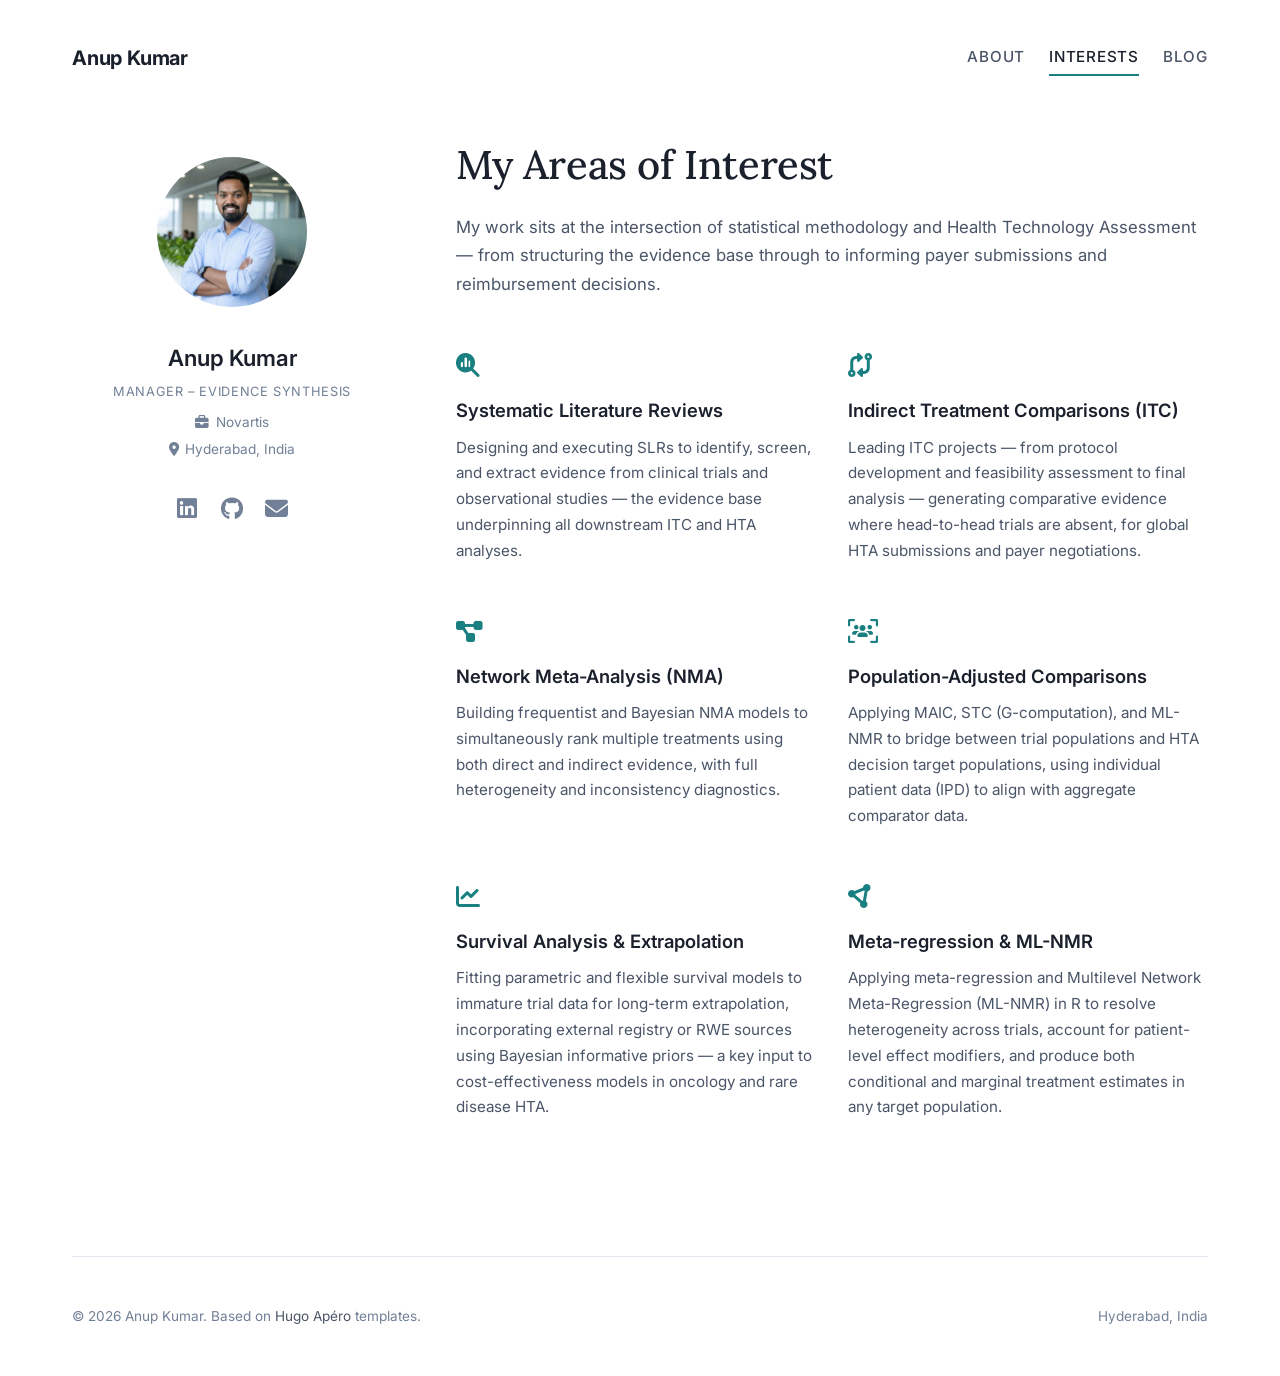
<file: interests.html>
<!DOCTYPE html>
<html lang="en">
<head>
    <meta charset="UTF-8">
    <meta http-equiv="X-UA-Compatible" content="IE=edge">
    <meta name="viewport" content="width=device-width, initial-scale=1.0">
    
    <!-- SEO Optimization -->
    <title>Interests | Anup Kumar</title>
    <meta name="description" content="Core professional interests of Anup Kumar, Manager – Evidence Synthesis at Novartis. Specializing in ITC, NMA, MAIC, STC, and MLNMR.">
    <meta name="author" content="Anup Kumar">
    <meta name="keywords" content="Anup Kumar, Novartis, Biostatistician, ITC, NMA, Bayesian NMA, MAIC, STC, Meta-regression, MLNMR, IIPS Mumbai, R programming, Shiny, Demography">
    
    <!-- Open Graph Metadata -->
    <meta property="og:title" content="Interests | Anup Kumar">
    <meta property="og:description" content="Explore the core interest areas of Anup Kumar in Evidence Synthesis, Network Meta-Analysis, Population Adjustments, and Advanced Regression.">
    <meta property="og:image" content="assets/avatar.jpg">
    <meta property="og:type" content="website">
    <meta property="og:url" content="https://github.com/Anup-droid">
    
    <!-- Fonts & Icons -->
    <link rel="stylesheet" href="https://cdnjs.cloudflare.com/ajax/libs/font-awesome/6.4.0/css/all.min.css">
    <link rel="shortcut icon" href="assets/avatar.jpg" type="image/x-icon">
    
    <!-- Styling -->
    <link rel="stylesheet" href="styles.css">
</head>
<body>

    <div class="grid-container">
        
        <!-- SITE HEADER / NAVIGATION -->
        <header class="site-header" role="banner">
            <nav class="site-nav" role="navigation">
                <a class="site-brand" href="index.html" title="Home">
                    <span>Anup Kumar</span>
                </a>
                <div class="site-links">
                    <a class="link" href="index.html" title="About me">About</a>
                    <a class="link active" href="interests.html" title="Interest Areas">Interests</a>
                    <a class="link" href="blog.html" title="Blog">Blog</a>
                </div>
            </nav>
        </header>

        <!-- MAIN BODY CONTENT -->
        <main class="page-main" role="main">
            <section class="page-content">
                <div class="page-body">
                    
                    <!-- SIDEBAR (Left on desktop) -->
                    <aside class="about-sidebar" id="profile">
                        <div class="avatar-container">
                            <img src="assets/avatar.jpg" class="avatar" alt="avatar" id="profile-img">
                        </div>
                        
                        <h2 class="profile-name">Anup Kumar</h2>
                        <h5 class="profile-title">Manager – Evidence Synthesis</h5>
                        
                        <div class="profile-org">
                            <i class="fa-solid fa-briefcase" aria-hidden="true"></i>
                            <span>Novartis</span>
                        </div>
                        
                        <div class="profile-location">
                            <i class="fa-solid fa-location-dot" aria-hidden="true"></i>
                            <span>Hyderabad, India</span>
                        </div>
                        
                        <!-- Simple Spaced Icons like Julia Silge's page -->
                        <div class="site-social-links">
                            <div class="social-icon-links" aria-hidden="true">
                                <a class="social-icon-link" href="https://www.linkedin.com/in/anup-kumar-198a3112a/" title="linkedin" target="_blank" rel="me noopener" id="linkedin-link">
                                    <i class="fab fa-linkedin fa-lg fa-fw"></i>
                                </a>
                                <a class="social-icon-link" href="https://github.com/Anup-droid" title="github" target="_blank" rel="me noopener" id="github-link">
                                    <i class="fab fa-github fa-lg fa-fw"></i>
                                </a>
                                <a class="social-icon-link" href="mailto:anup.kumar.demography@gmail.com" title="email" rel="me noopener" id="email-link">
                                    <i class="fas fa-envelope fa-lg fa-fw"></i>
                                </a>
                            </div>
                        </div>
                    </aside>

                    <!-- INTERESTS CONTENT (Right on desktop) -->
                    <div class="page-content-main">
                        
                        <!-- INTERESTS SECTION -->
                        <section id="interests-section">
                            <h1 class="hero-greeting">My Areas of Interest</h1>
                            <p style="color: var(--text-secondary); margin-bottom: 2.5rem; font-size: 1.05rem;">
                                My work sits at the intersection of statistical methodology and Health Technology Assessment — from structuring the evidence base through to informing payer submissions and reimbursement decisions.
                            </p>
                            
                            <div class="interests-grid">
                                
                                <div class="interest-card" id="card-slr">
                                    <div class="interest-icon"><i class="fa-solid fa-magnifying-glass-chart"></i></div>
                                    <h3 class="interest-title">Systematic Literature Reviews</h3>
                                    <p class="interest-desc">Designing and executing SLRs to identify, screen, and extract evidence from clinical trials and observational studies — the evidence base underpinning all downstream ITC and HTA analyses.</p>
                                </div>

                                <div class="interest-card" id="card-itc">
                                    <div class="interest-icon"><i class="fa-solid fa-code-compare"></i></div>
                                    <h3 class="interest-title">Indirect Treatment Comparisons (ITC)</h3>
                                    <p class="interest-desc">Leading ITC projects — from protocol development and feasibility assessment to final analysis — generating comparative evidence where head-to-head trials are absent, for global HTA submissions and payer negotiations.</p>
                                </div>
                                
                                <div class="interest-card" id="card-nma">
                                    <div class="interest-icon"><i class="fa-solid fa-diagram-project"></i></div>
                                    <h3 class="interest-title">Network Meta-Analysis (NMA)</h3>
                                    <p class="interest-desc">Building frequentist and Bayesian NMA models to simultaneously rank multiple treatments using both direct and indirect evidence, with full heterogeneity and inconsistency diagnostics.</p>
                                </div>
                                
                                <div class="interest-card" id="card-adjustment">
                                    <div class="interest-icon"><i class="fa-solid fa-users-viewfinder"></i></div>
                                    <h3 class="interest-title">Population-Adjusted Comparisons</h3>
                                    <p class="interest-desc">Applying MAIC, STC (G-computation), and ML-NMR to bridge between trial populations and HTA decision target populations, using individual patient data (IPD) to align with aggregate comparator data.</p>
                                </div>

                                <div class="interest-card" id="card-survival">
                                    <div class="interest-icon"><i class="fa-solid fa-chart-line"></i></div>
                                    <h3 class="interest-title">Survival Analysis &amp; Extrapolation</h3>
                                    <p class="interest-desc">Fitting parametric and flexible survival models to immature trial data for long-term extrapolation, incorporating external registry or RWE sources using Bayesian informative priors — a key input to cost-effectiveness models in oncology and rare disease HTA.</p>
                                </div>
                                
                                <div class="interest-card" id="card-advanced-reg">
                                    <div class="interest-icon"><i class="fa-solid fa-circle-nodes"></i></div>
                                    <h3 class="interest-title">Meta-regression &amp; ML-NMR</h3>
                                    <p class="interest-desc">Applying meta-regression and Multilevel Network Meta-Regression (ML-NMR) in R to resolve heterogeneity across trials, account for patient-level effect modifiers, and produce both conditional and marginal treatment estimates in any target population.</p>
                                </div>
                                
                            </div>
                        </section>
                        
                    </div>
                    
                </div>
            </section>
        </main>

        <!-- FOOTER -->
        <footer class="site-footer" role="contentinfo">
            <div class="footer-nav">
                <p class="site-copyright">
                    &copy; 2026 Anup Kumar.
                    <span class="middot-divider"></span>
                    Based on <a href="https://github.com/hugo-apero/" target="_blank" rel="noopener">Hugo Apéro</a> templates.
                </p>
                <div class="footer-links">
                    <span>Hyderabad, India</span>
                </div>
            </div>
        </footer>
        
    </div>

</body>
</html>
</file>
<file: styles.css>
@import url('https://fonts.googleapis.com/css2?family=Lora:ital,wght@0,400;0,500;0,600;0,700;1,400&family=Inter:wght@300;400;500;600;700&display=swap');

:root {
    /* Color Palette - Hugo Apéro Light Theme */
    --bg-main: #ffffff;
    --bg-secondary: #f7fafc;
    --bg-card: #ffffff;
    
    --text-primary: #1a202c;     /* Slate-900 equivalent */
    --text-secondary: #4a5568;   /* Slate-700 equivalent */
    --text-muted: #718096;       /* Slate-500 equivalent */
    
    --accent-teal: #1a7f80;      /* Classic Apéro Teal */
    --accent-teal-hover: #115e5f;
    --accent-teal-light: rgba(26, 127, 128, 0.08);
    
    --border-color: #e2e8f0;     /* Light slate border */
    
    --font-heading: 'Lora', Georgia, serif;
    --font-body: 'Inter', -apple-system, BlinkMacSystemFont, "Segoe UI", Roboto, sans-serif;
    
    --shadow-sm: 0 1px 3px rgba(0,0,0,0.05);
    --shadow-md: 0 4px 6px -1px rgba(0,0,0,0.05), 0 2px 4px -1px rgba(0,0,0,0.03);
}

/* Base Reset */
*, *::before, *::after {
    box-sizing: border-box;
    margin: 0;
    padding: 0;
}

html {
    scroll-behavior: smooth;
    font-size: 16px;
    background-color: var(--bg-main);
    color: var(--text-primary);
    font-family: var(--font-body);
    -webkit-font-smoothing: antialiased;
}

body {
    min-height: 100vh;
    display: flex;
    flex-direction: column;
    line-height: 1.7;
}

/* Scrollbar Customization */
::-webkit-scrollbar {
    width: 8px;
}
::-webkit-scrollbar-track {
    background: var(--bg-main);
}
::-webkit-scrollbar-thumb {
    background: var(--border-color);
    border-radius: 4px;
}
::-webkit-scrollbar-thumb:hover {
    background: var(--text-muted);
}

/* Main Outer Grid Container */
.grid-container {
    max-width: 1200px;
    margin: 0 auto;
    padding: 0 2rem;
    width: 100%;
}

/* --- HEADER / NAVBAR --- */
.site-header {
    padding: 2.5rem 0;
    border-bottom: 1px solid transparent; /* Keeps Apéro style layout clean */
}

.site-nav {
    display: flex;
    justify-content: space-between;
    align-items: center;
}

.site-brand {
    font-size: 1.25rem;
    font-weight: 700;
    text-decoration: none;
    color: var(--text-primary);
    letter-spacing: -0.01em;
}

.site-links {
    display: flex;
    gap: 1.5rem;
}

.site-links a {
    text-decoration: none;
    color: var(--text-secondary);
    font-size: 0.95rem;
    text-transform: uppercase;
    font-weight: 500;
    letter-spacing: 0.05em;
    padding: 0.25rem 0;
    transition: color 0.2s ease, border-color 0.2s ease;
}

.site-links a:hover {
    color: var(--text-primary);
}

.site-links a.active {
    color: var(--text-primary);
    border-bottom: 2px solid var(--accent-teal);
}

/* --- MAIN PAGE CONTENT --- */
.page-main {
    padding: 1.5rem 0 4rem 0;
}

.page-body {
    display: flex;
    flex-direction: row;
    gap: 4rem;
    align-items: flex-start;
}

/* --- SIDEBAR (left-aligned in desktop, first in mobile) --- */
.about-sidebar {
    width: 30%;
    max-width: 320px;
    flex-shrink: 0;
    text-align: center;
    padding-top: 1rem;
}

.avatar-container {
    margin-bottom: 1.5rem;
}

.avatar {
    width: 150px;
    height: 150px;
    border-radius: 50%;
    object-fit: cover;
    border: none;
    transition: opacity 0.3s ease;
}

.avatar:hover {
    opacity: 0.95;
}

.profile-name {
    font-family: var(--font-body);
    font-size: 1.4rem;
    font-weight: 600;
    color: var(--text-primary);
    margin-bottom: 0.25rem;
}

.profile-title {
    font-family: var(--font-body);
    font-size: 0.8rem;
    font-weight: 400;
    color: var(--text-muted);
    text-transform: uppercase;
    letter-spacing: 0.05em;
    margin-bottom: 0.5rem;
}

.profile-org, .profile-location {
    font-size: 0.85rem;
    color: var(--text-muted);
    margin-bottom: 0.25rem;
    display: flex;
    align-items: center;
    justify-content: center;
    gap: 0.4rem;
}

.profile-location {
    margin-bottom: 1.5rem;
}

/* Minimal Social Links */
.social-icon-links {
    display: flex;
    justify-content: center;
    gap: 1rem;
    padding: 0.5rem 0;
}

.social-icon-link {
    color: var(--text-muted);
    text-decoration: none;
    font-size: 1.15rem;
    transition: color 0.2s ease, transform 0.2s ease;
}

.social-icon-link:hover {
    color: var(--accent-teal);
    transform: translateY(-1px);
}

/* --- MAIN BIO CONTENT (right-aligned) --- */
.page-content-main {
    width: 70%;
    display: flex;
    flex-direction: column;
    gap: 4rem;
}

.hero-greeting {
    font-family: var(--font-heading);
    font-size: 2.5rem;
    font-weight: 500;
    line-height: 1.2;
    color: var(--text-primary);
    margin-bottom: 1.5rem;
    letter-spacing: -0.01em;
}

.hero-bio {
    font-size: 1.05rem;
    color: var(--text-secondary);
}

.hero-bio p {
    margin-bottom: 1.5rem;
}

.hero-bio a {
    color: var(--accent-teal);
    text-decoration: none;
    border-bottom: 1px solid var(--accent-teal);
    transition: color 0.2s ease, border-color 0.2s ease;
}

.hero-bio a:hover {
    color: var(--accent-teal-hover);
    border-bottom-color: var(--accent-teal-hover);
}

/* Stats Section */
.stats-grid {
    display: grid;
    grid-template-columns: repeat(3, 1fr);
    gap: 1.5rem;
    margin-top: 2rem;
    border-top: 1px solid var(--border-color);
    padding-top: 2rem;
}

.stat-item {
    text-align: left;
}

.stat-value {
    font-family: var(--font-heading);
    font-size: 1.8rem;
    font-weight: 600;
    color: var(--accent-teal);
    margin-bottom: 0.25rem;
}

.stat-label {
    font-size: 0.8rem;
    text-transform: uppercase;
    letter-spacing: 0.05em;
    color: var(--text-muted);
}

/* Interest Areas Layout */
.section-title {
    font-family: var(--font-heading);
    font-size: 1.75rem;
    font-weight: 500;
    color: var(--text-primary);
    margin-bottom: 1.5rem;
    border-bottom: 1px solid var(--border-color);
    padding-bottom: 0.5rem;
}

.interests-grid {
    display: grid;
    grid-template-columns: 1fr 1fr;
    gap: 2rem;
}

.interest-card {
    background: var(--bg-card);
    padding: 0.5rem 0;
}

.interest-icon {
    font-size: 1.5rem;
    color: var(--accent-teal);
    margin-bottom: 0.5rem;
}

.interest-title {
    font-family: var(--font-body);
    font-size: 1.15rem;
    font-weight: 600;
    color: var(--text-primary);
    margin-bottom: 0.5rem;
}

.interest-desc {
    font-size: 0.95rem;
    color: var(--text-secondary);
}

/* Projects Layout (Minimalistic List) */
.projects-grid {
    display: flex;
    flex-direction: column;
    gap: 2.5rem;
}

.project-card {
    display: grid;
    grid-template-columns: 1fr 240px;
    gap: 3rem;
    align-items: start;
    padding-bottom: 2.5rem;
    border-bottom: 1px solid var(--border-color);
}

.project-card:last-child {
    border-bottom: none;
}

.project-info {
    display: flex;
    flex-direction: column;
    gap: 0.5rem;
}

.project-tag {
    font-size: 0.75rem;
    text-transform: uppercase;
    letter-spacing: 0.05em;
    font-weight: 600;
    color: var(--accent-teal);
    margin-bottom: 0.25rem;
}

.project-title {
    font-family: var(--font-heading);
    font-size: 1.4rem;
    font-weight: 500;
    color: var(--text-primary);
}

.project-desc {
    font-size: 0.95rem;
    color: var(--text-secondary);
    margin-bottom: 1rem;
}

.project-links {
    display: flex;
    gap: 1rem;
}

/* Apéro Style Buttons */
.btn {
    display: inline-flex;
    align-items: center;
    gap: 0.4rem;
    padding: 0.4rem 1rem;
    border-radius: 4px;
    font-size: 0.85rem;
    font-weight: 500;
    text-decoration: none;
    transition: all 0.2s ease;
    cursor: pointer;
}

.btn-primary {
    background: var(--accent-teal);
    color: #ffffff;
}

.btn-primary:hover {
    background: var(--accent-teal-hover);
}

.btn-secondary {
    background: transparent;
    border: 1px solid var(--border-color);
    color: var(--text-secondary);
}

.btn-secondary:hover {
    color: var(--text-primary);
    border-color: var(--text-muted);
}

/* Minimal Project Preview Widget */
.project-preview {
    background: var(--bg-secondary);
    border: 1px solid var(--border-color);
    border-radius: 6px;
    height: 130px;
    padding: 1.25rem;
    display: flex;
    flex-direction: column;
    justify-content: space-between;
}

.preview-title {
    font-size: 0.75rem;
    color: var(--text-muted);
    text-transform: uppercase;
    letter-spacing: 0.05em;
    font-weight: 600;
}

.preview-value {
    font-family: var(--font-heading);
    font-size: 1.4rem;
    font-weight: 600;
    color: var(--accent-teal);
}

.preview-chart {
    display: flex;
    align-items: flex-end;
    gap: 4px;
    height: 40px;
}

.chart-bar {
    width: 20%;
    background: var(--accent-teal);
    opacity: 0.75;
    border-radius: 2px 2px 0 0;
}

.chart-bar:hover {
    opacity: 1;
}

/* R Shiny Interactive Widget in Light Theme */
.sandbox-widget {
    background: var(--bg-secondary);
    border: 1px solid var(--border-color);
    border-radius: 8px;
    padding: 2.5rem;
}

.sandbox-header {
    margin-bottom: 1.5rem;
}

.sandbox-title {
    font-family: var(--font-heading);
    font-size: 1.5rem;
    font-weight: 500;
    color: var(--text-primary);
    margin-bottom: 0.5rem;
    display: flex;
    align-items: center;
    gap: 0.5rem;
}

.sandbox-desc {
    font-size: 0.9rem;
    color: var(--text-secondary);
}

.sandbox-controls {
    display: flex;
    gap: 0.75rem;
    margin-bottom: 2rem;
    flex-wrap: wrap;
}

.sandbox-btn {
    background: #ffffff;
    border: 1px solid var(--border-color);
    color: var(--text-secondary);
    padding: 0.4rem 0.85rem;
    border-radius: 4px;
    font-size: 0.8rem;
    font-weight: 500;
    cursor: pointer;
    transition: all 0.2s ease;
}

.sandbox-btn:hover {
    border-color: var(--text-muted);
    color: var(--text-primary);
}

.sandbox-btn.active {
    background: var(--accent-teal);
    color: #ffffff;
    border-color: var(--accent-teal);
}

.sandbox-chart-container {
    height: 200px;
    border: 1px solid var(--border-color);
    border-radius: 6px;
    display: flex;
    align-items: flex-end;
    justify-content: space-around;
    padding: 2rem 1.5rem 1rem 1.5rem;
    background: #ffffff;
    position: relative;
}

.chart-y-axis {
    position: absolute;
    left: 10px;
    top: 10px;
    bottom: 10px;
    width: 25px;
    border-right: 1px solid var(--border-color);
    display: flex;
    flex-direction: column;
    justify-content: space-between;
    font-size: 0.65rem;
    color: var(--text-muted);
}

.chart-grid-line {
    position: absolute;
    left: 35px;
    right: 10px;
    border-top: 1px dashed var(--border-color);
}

.chart-grid-line-1 { top: 25%; }
.chart-grid-line-2 { top: 50%; }
.chart-grid-line-3 { top: 75%; }

.sandbox-bar-container {
    display: flex;
    flex-direction: column;
    align-items: center;
    width: 12%;
    height: 100%;
    justify-content: flex-end;
    z-index: 2;
}

.sandbox-bar {
    width: 100%;
    background: var(--accent-teal);
    opacity: 0.85;
    border-radius: 2px 2px 0 0;
    transition: height 0.5s cubic-bezier(0.4, 0, 0.2, 1);
}

.sandbox-bar:hover {
    opacity: 1;
}

.sandbox-bar-label {
    margin-top: 0.75rem;
    font-size: 0.7rem;
    color: var(--text-muted);
    font-weight: 500;
}

/* --- FOOTER --- */
.site-footer {
    padding: 3rem 0;
    margin-top: 4rem;
    border-top: 1px solid var(--border-color);
}

.footer-nav {
    display: flex;
    justify-content: space-between;
    align-items: center;
    font-size: 0.85rem;
    color: var(--text-muted);
}

.site-copyright a {
    color: var(--text-secondary);
    text-decoration: none;
    border-bottom: 1px solid transparent;
    transition: border 0.2s ease;
}

.site-copyright a:hover {
    border-bottom-color: var(--text-secondary);
}

.footer-links a {
    color: var(--text-muted);
    text-decoration: none;
    transition: color 0.2s ease;
}

.footer-links a:hover {
    color: var(--text-primary);
}

/* --- RESPONSIVE LAYOUT --- */
@media (max-width: 900px) {
    .page-body {
        flex-direction: column;
        gap: 3rem;
    }
    
    .about-sidebar {
        width: 100%;
        max-width: 100%;
        border-bottom: 1px solid var(--border-color);
        padding-bottom: 2rem;
    }
    
    .page-content-main {
        width: 100%;
        gap: 3rem;
    }
    
    .hero-greeting {
        font-size: 2rem;
    }
    
    .project-card {
        grid-template-columns: 1fr;
        gap: 1.5rem;
    }
    
    .project-preview {
        max-width: 320px;
    }
}

@media (max-width: 600px) {
    .grid-container {
        padding: 0 1rem;
    }
    
    .site-nav {
        flex-direction: column;
        gap: 1rem;
    }
    
    .interests-grid {
        grid-template-columns: 1fr;
        gap: 1.5rem;
    }
    
    .stats-grid {
        grid-template-columns: 1fr;
        gap: 1rem;
        text-align: center;
    }
    
    .footer-nav {
        flex-direction: column;
        gap: 1rem;
        text-align: center;
    }
}
</file>
